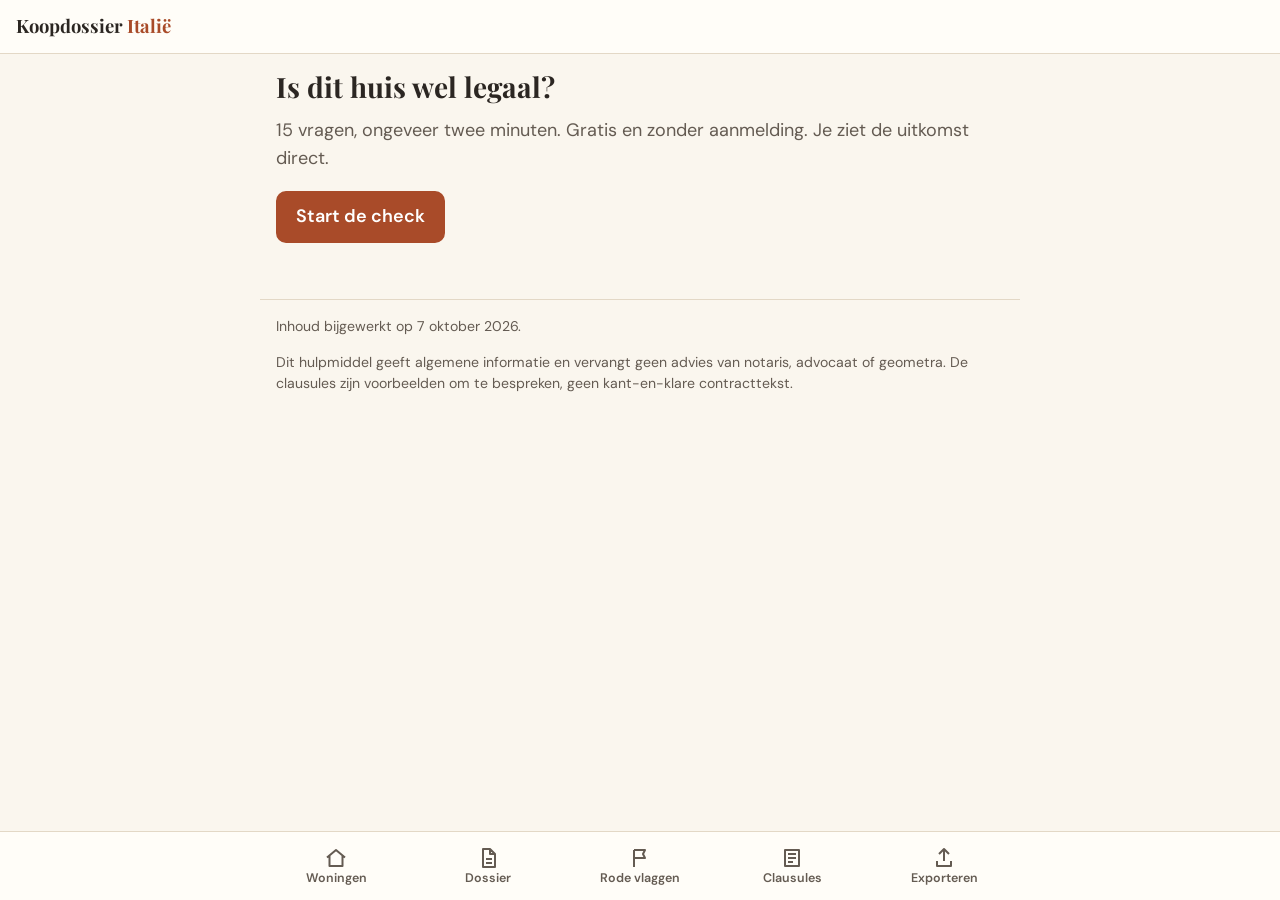
<file: koopdossier/index.html>
<!doctype html>
<html lang="nl">
<head>
<meta charset="utf-8">
<meta name="viewport" content="width=device-width, initial-scale=1">
<title>Koopdossier Italië</title>
<meta name="description" content="Houd per Italiaanse woning bij welke documenten je hebt, welke rode vlaggen er spelen en wat je nog moet opvragen.">
<meta name="theme-color" content="#FAF6EE">
<link rel="manifest" href="manifest.webmanifest">
<link rel="icon" type="image/png" href="icons/icon-192.png">
<link rel="apple-touch-icon" href="icons/apple-touch-icon.png">
<script>
/* ==========================================================================
   INSTELLINGEN. Pas deze waarden aan na het uploaden.
   Een leeg adres verbergt de bijbehorende knop.
   ========================================================================== */
const SETTINGS = {
  contentFile: 'content.nl.json',
  begrippenwijzerUrl: '',   // fase 2, bijvoorbeeld 'https://example.nl/begrippenwijzer/#{id}'
  chatbotUrl: '',           // fase 2, bijvoorbeeld 'https://example.nl/chatbot/?vraag={vraag}'
  contactUrl: '',           // fase 2, link naar de contactpagina
  ga4Id: '',                // bijvoorbeeld 'G-XXXXXXX', alleen geladen op de checkschermen
  metaPixelId: '',          // alleen geladen op de checkschermen
  storageKey: 'koopdossier'
};
</script>
<style>
@font-face { font-family: 'DM Sans'; font-style: normal; font-weight: 100 1000; font-display: swap; src: url(fonts/dmsans-latin.woff2) format('woff2'); }
@font-face { font-family: 'DM Sans'; font-style: italic; font-weight: 100 1000; font-display: swap; src: url(fonts/dmsans-italic-latin.woff2) format('woff2'); }
@font-face { font-family: 'Playfair Display'; font-style: normal; font-weight: 400 900; font-display: swap; src: url(fonts/playfair-latin.woff2) format('woff2'); }
@font-face { font-family: 'Playfair Display'; font-style: italic; font-weight: 400 900; font-display: swap; src: url(fonts/playfair-italic-latin.woff2) format('woff2'); }

:root {
  --cream: #FAF6EE;
  --surface: #FFFDF8;
  --line: #E3D8C6;
  --ink: #2B2622;
  --muted: #645B52;
  --terra: #A94B29;
  --terra-dark: #833819;
  --terra-soft: #F6E3D9;
  --olive: #56622F;
  --olive-dark: #414B22;
  --olive-soft: #E8EBD8;
  --amber: #7A5A0E;
  --amber-soft: #FBF0D2;
  --red: #9B1C1C;
  --red-soft: #FBE1DE;
  --focus: #1F5FAD;
  --radius: 12px;
  --nav-h: 68px;
}
* { box-sizing: border-box; }
html { -webkit-text-size-adjust: 100%; }
body {
  margin: 0; background: var(--cream); color: var(--ink);
  font: 400 18px/1.55 'DM Sans', system-ui, sans-serif;
  padding-bottom: calc(var(--nav-h) + env(safe-area-inset-bottom, 0px));
  overflow-wrap: break-word;
}
h1, h2, h3 { font-family: 'Playfair Display', Georgia, serif; font-weight: 700; line-height: 1.2; margin: 0 0 .5em; }
h1 { font-size: 1.75rem; }
h2 { font-size: 1.35rem; }
h3 { font-size: 1.12rem; }
p { margin: 0 0 1em; }
em, i { font-style: italic; }
a { color: var(--terra-dark); }
:focus-visible { outline: 3px solid var(--focus); outline-offset: 2px; }
.wrap { max-width: 760px; margin: 0 auto; padding: 16px; }
.muted { color: var(--muted); }
.small { font-size: .9rem; }
.todo { color: var(--muted); font-style: italic; background: repeating-linear-gradient(45deg, transparent 0 6px, #0000000a 6px 12px); padding: 0 .25em; border-radius: 4px; }
.sr-only { position: absolute; width: 1px; height: 1px; padding: 0; margin: -1px; overflow: hidden; clip: rect(0 0 0 0); border: 0; }

.topbar { display: flex; align-items: center; gap: 12px; padding: 12px 16px; border-bottom: 1px solid var(--line); background: var(--surface); }
.topbar .brand { font-family: 'Playfair Display', Georgia, serif; font-weight: 700; font-size: 1.15rem; color: var(--ink); text-decoration: none; }
.topbar .brand span { color: var(--terra); }

.btn { display: inline-flex; align-items: center; justify-content: center; gap: .4em; min-height: 48px; padding: 10px 18px; border-radius: 10px; border: 2px solid var(--terra); background: var(--terra); color: #fff; font: inherit; font-weight: 600; cursor: pointer; text-decoration: none; text-align: center; }
.btn:hover { background: var(--terra-dark); border-color: var(--terra-dark); }
.btn.secondary { background: var(--surface); color: var(--terra-dark); }
.btn.secondary:hover { background: var(--terra-soft); }
.btn.ghost { background: transparent; border-color: transparent; color: var(--terra-dark); text-decoration: underline; padding-left: 8px; padding-right: 8px; }
.btn.ghost:hover { background: var(--terra-soft); }
.btn.olive { background: var(--olive); border-color: var(--olive); }
.btn.olive:hover { background: var(--olive-dark); border-color: var(--olive-dark); }
.btn.danger { background: var(--surface); color: var(--red); border-color: var(--red); }
.btn.block { display: flex; width: 100%; }
.btn[disabled] { opacity: .5; cursor: not-allowed; }
.actions { display: flex; flex-wrap: wrap; gap: 10px; margin: 16px 0; }

.card { background: var(--surface); border: 1px solid var(--line); border-radius: var(--radius); padding: 16px; margin: 0 0 16px; }
.card > :last-child { margin-bottom: 0; }
.notice { border-left: 5px solid var(--olive); background: var(--olive-soft); padding: 12px 16px; border-radius: 8px; margin: 0 0 16px; }
.notice.warn { border-color: var(--terra); background: var(--terra-soft); }
.notice.red { border-color: var(--red); background: var(--red-soft); }
.notice > :last-child { margin-bottom: 0; }

/* Check */
.progress { height: 8px; background: var(--line); border-radius: 99px; overflow: hidden; margin: 8px 0 20px; }
.progress > div { height: 100%; background: var(--olive); }
.answers { display: grid; gap: 10px; margin: 20px 0; }
.answer { min-height: 56px; font-size: 1.1rem; justify-content: flex-start; background: var(--surface); color: var(--ink); border-color: var(--line); }
.answer:hover { background: var(--olive-soft); border-color: var(--olive); }
.answer[aria-pressed="true"] { background: var(--olive); color: #fff; border-color: var(--olive); }
details.help { margin: 8px 0; }
details.card > summary.h-summary { cursor: pointer; font-family: 'Playfair Display', Georgia, serif; font-weight: 700; font-size: 1.2rem; min-height: 44px; display: flex; align-items: center; }
details.help summary { cursor: pointer; color: var(--terra-dark); font-weight: 600; min-height: 44px; display: flex; align-items: center; }
.score { display: flex; align-items: center; gap: 16px; flex-wrap: wrap; }
.score .num { font-family: 'Playfair Display', Georgia, serif; font-size: 3.4rem; font-weight: 700; line-height: 1; }
.score .num small { font-size: 1.1rem; color: var(--muted); font-family: 'DM Sans', sans-serif; font-weight: 400; }
.level { display: inline-block; padding: 4px 12px; border-radius: 99px; font-weight: 700; font-size: .95rem; }
.level.laag { background: var(--olive-soft); color: var(--olive-dark); }
.level.verhoogd { background: var(--amber-soft); color: var(--amber); }
.level.hoog { background: var(--red-soft); color: var(--red); }
.level.onvolledig { background: var(--line); color: var(--muted); }
ul.points { padding-left: 1.2em; margin: 0 0 1em; }
ul.points li { margin-bottom: .5em; }

/* Formulieren */
label.field { display: block; margin: 0 0 14px; font-weight: 600; }
label.field input, label.field select, label.field textarea { display: block; width: 100%; margin-top: 6px; font: inherit; font-weight: 400; }
input[type=text], input[type=email], input[type=date], select, textarea {
  min-height: 48px; padding: 10px 12px; border: 2px solid var(--line); border-radius: 10px; background: #fff; color: var(--ink); font: inherit; max-width: 100%;
}
textarea { min-height: 110px; resize: vertical; }
input:focus, select:focus, textarea:focus { border-color: var(--olive); }
fieldset { border: 0; padding: 0; margin: 0 0 16px; min-width: 0; }
legend { font-weight: 700; padding: 0; margin-bottom: 8px; }
.choice { display: flex; align-items: flex-start; gap: 12px; min-height: 48px; padding: 10px 12px; border: 2px solid var(--line); border-radius: 10px; background: #fff; margin-bottom: 8px; cursor: pointer; }
.choice input { width: 22px; height: 22px; margin: 2px 0 0; flex: none; accent-color: var(--olive); }
.choice:has(input:checked) { border-color: var(--olive); background: var(--olive-soft); }
.choice.compact { display: inline-flex; margin-right: 6px; padding: 8px 12px; }
.chips { display: flex; flex-wrap: wrap; gap: 6px; }
.chip { display: inline-block; font-size: .82rem; font-weight: 700; padding: 3px 10px; border-radius: 99px; background: var(--line); color: var(--ink); }
.chip.nee { background: var(--red-soft); color: var(--red); }
.chip.weet { background: var(--amber-soft); color: var(--amber); }
.chip.critical { background: var(--terra-soft); color: var(--terra-dark); }
.chip.flagged { background: var(--red); color: #fff; }
.chip.st-niet-gevraagd { background: var(--line); color: var(--ink); }
.chip.st-gevraagd { background: #E3ECF7; color: #1F4E87; }
.chip.st-ontvangen { background: var(--amber-soft); color: var(--amber); }
.chip.st-akkoord { background: var(--olive-soft); color: var(--olive-dark); }
.chip.st-probleem { background: var(--red-soft); color: var(--red); }
.chip.st-nvt { background: #EEE; color: var(--muted); }
.sev-bespreken { color: var(--amber); }
.sev-oplossen { color: var(--terra-dark); }
.sev-niet-tekenen { color: var(--red); }

/* Woningen en dossier */
.meter { height: 10px; background: var(--line); border-radius: 99px; overflow: hidden; margin: 8px 0; }
.meter > div { height: 100%; background: var(--olive); }
.stats { display: flex; flex-wrap: wrap; gap: 6px 16px; font-size: .95rem; color: var(--muted); margin: 6px 0; }
.phase { margin: 24px 0 8px; }
.docrow { display: grid; grid-template-columns: 1fr; gap: 10px; background: var(--surface); border: 1px solid var(--line); border-radius: var(--radius); padding: 14px 16px; margin-bottom: 10px; }
.docrow.mark-nee { border-left: 6px solid var(--red); }
.docrow.mark-weet { border-left: 6px solid var(--amber); }
.docrow a.title { color: var(--ink); text-decoration: none; display: block; min-height: 44px; }
.docrow a.title:hover .nl { text-decoration: underline; }
.docrow .it { font-family: 'Playfair Display', Georgia, serif; font-style: italic; font-weight: 600; font-size: 1.1rem; display: block; }
.docrow .nl { display: block; color: var(--muted); }
.docrow select { width: 100%; }
@media (min-width: 620px) {
  .docrow { grid-template-columns: 1fr 210px; align-items: center; }
}
.switch { display: flex; align-items: center; gap: 10px; min-height: 48px; font-weight: 600; cursor: pointer; }
.switch input { width: 22px; height: 22px; accent-color: var(--olive); }
.allclear { background: var(--olive-soft); border-radius: var(--radius); padding: 16px; font-weight: 600; color: var(--olive-dark); }
.doc-head .it { font-style: italic; }
.section-block { margin: 0 0 18px; }
.section-block h3 { margin-bottom: .3em; }
.flagitem { display: flex; gap: 12px; align-items: flex-start; padding: 10px 12px; border: 2px solid var(--line); border-radius: 10px; background: #fff; margin-bottom: 8px; cursor: pointer; min-height: 48px; }
.flagitem input { width: 22px; height: 22px; flex: none; margin-top: 2px; accent-color: var(--red); }
.flagitem:has(input:checked) { border-color: var(--red); background: var(--red-soft); }
.flagitem .sev { display: block; font-size: .85rem; font-weight: 700; }
.grid2 { display: grid; gap: 0 16px; }
@media (min-width: 560px) { .grid2 { grid-template-columns: 1fr 1fr; } }
.mailbox { white-space: pre-wrap; background: #fff; border: 1px solid var(--line); border-radius: 10px; padding: 14px; font-size: 1rem; }

/* Navigatie onderaan */
.bottomnav { position: fixed; left: 0; right: 0; bottom: 0; z-index: 10; background: var(--surface); border-top: 1px solid var(--line); padding-bottom: env(safe-area-inset-bottom, 0px); }
.bottomnav ul { list-style: none; margin: 0 auto; padding: 0; display: flex; max-width: 760px; }
.bottomnav li { flex: 1; }
.bottomnav a { display: flex; flex-direction: column; align-items: center; justify-content: center; gap: 2px; height: var(--nav-h); color: var(--muted); text-decoration: none; font-size: .78rem; font-weight: 600; line-height: 1.1; text-align: center; padding: 0 2px; }
.bottomnav a svg { width: 24px; height: 24px; }
.bottomnav a[aria-current="page"] { color: var(--terra-dark); box-shadow: inset 0 3px 0 var(--terra); }

.wrap.wide { max-width: 1100px; }
.bilingual { display: grid; gap: 12px; margin: 12px 0; }
@media (min-width: 720px) { .bilingual { grid-template-columns: 1fr 1fr; } }
.bilingual > div { background: #fff; border: 1px solid var(--line); border-radius: 10px; padding: 12px; }
.bilingual h3 { font-size: .95rem; font-family: 'DM Sans', sans-serif; text-transform: uppercase; letter-spacing: .06em; color: var(--muted); margin-bottom: 6px; }
.clausetext { margin-bottom: 10px; }
.reason { background: var(--terra-soft); border-radius: 8px; padding: 8px 12px; margin: 8px 0; font-size: .95rem; }
.flagcard { border-left: 6px solid var(--line); }
.flagcard.sev-niet-tekenen { border-left-color: var(--red); }
.flagcard.sev-oplossen { border-left-color: var(--terra); }
.flagcard.sev-bespreken { border-left-color: var(--amber); }
h2.sevhead { display: flex; align-items: center; gap: 8px; }
.signed { background: #F4ECEA; border: 2px solid var(--red); border-radius: var(--radius); padding: 16px; margin: 0 0 16px; }
.signed h2 { color: var(--red); }
.signed fieldset { background: #fff; border: 1px solid var(--line); border-radius: 10px; padding: 12px; }
.signed legend { float: left; width: 100%; margin-bottom: 8px; }
.signed legend + * { clear: both; }
footer.site { max-width: 760px; margin: 24px auto 0; padding: 16px; font-size: .88rem; color: var(--muted); border-top: 1px solid var(--line); }

dialog { border: 0; border-radius: var(--radius); padding: 20px; max-width: min(520px, calc(100vw - 32px)); width: 100%; background: var(--surface); color: var(--ink); }
dialog::backdrop { background: rgba(43, 38, 34, .5); }
.toast { position: fixed; left: 16px; right: 16px; bottom: calc(var(--nav-h) + 16px); max-width: 520px; margin: 0 auto; background: var(--ink); color: #fff; padding: 12px 16px; border-radius: 10px; z-index: 20; }
.toast[hidden] { display: none; }

#print-root { display: none; }

/* Afdrukken en pdf */
@media print {
  @page { size: A4; margin: 15mm 14mm; }
  body { background: #fff; padding: 0; font-size: 10.5pt; line-height: 1.4; color: #000; }
  #app, .bottomnav, footer.site, .toast, dialog, .topbar { display: none !important; }
  #print-root { display: block; }
  #print-root h1 { font-size: 20pt; }
  #print-root h2 { font-size: 13.5pt; margin-top: 14pt; border-bottom: 1px solid #999; padding-bottom: 2pt; break-after: avoid; }
  #print-root h3 { font-size: 11.5pt; break-after: avoid; }
  #print-root table { width: 100%; border-collapse: collapse; margin: 4pt 0 10pt; }
  #print-root th, #print-root td { border: 1px solid #999; padding: 3pt 5pt; text-align: left; vertical-align: top; }
  #print-root th { background: #eee; }
  #print-root tr { break-inside: avoid; }
  #print-root .box { display: inline-block; width: 11pt; height: 11pt; border: 1.2pt solid #000; }
  #print-root .flow { display: flex; flex-wrap: wrap; gap: 4pt; align-items: center; }
  #print-root .flow span.step { border: 1px solid #000; padding: 3pt 6pt; border-radius: 4pt; }
  #print-root .pagebreak { break-before: page; }
  #print-root .mailbox { border: 1px solid #999; white-space: pre-wrap; padding: 6pt; font-size: 10pt; }
  #print-root .disclaimer { border-top: 1px solid #000; margin-top: 14pt; padding-top: 6pt; font-size: 9.5pt; }
  #print-root .todo { background: none; }
  #print-root .clause { break-inside: avoid; margin-bottom: 10pt; }
}
</style>
</head>
<body>
<header class="topbar"><a class="brand" href="#woningen">Koopdossier <span>Italië</span></a></header>
<main id="app" class="wrap" tabindex="-1"><p class="muted">Laden…</p></main>
<footer class="site" id="footer"></footer>
<nav class="bottomnav" id="nav" aria-label="Hoofdmenu"></nav>
<div class="toast" id="toast" role="status" aria-live="polite" hidden></div>
<dialog id="dialog" aria-labelledby="dialog-title"></dialog>
<div id="print-root"></div>

<script>
'use strict';

/* ==========================================================================
   INTERFACETEKSTEN. Alle vaste teksten van de app staan hier.
   Voor een andere taal: kopieer dit object en gebruik content.<taal>.json.
   ========================================================================== */
const UI = {
  appName: 'Koopdossier Italië',
  todo: '[nog invullen]',
  loading: 'Laden…',
  loadError: 'De inhoud kon niet worden geladen. Controleer of content.nl.json in dezelfde map staat als index.html en open de app via een webadres (niet als los bestand).',
  storageError: 'Opslaan lukt niet in deze browser. Gebruik geen privévenster, of maak een back-up.',
  contentUpdated: 'Inhoud bijgewerkt op {date}.',
  disclaimer: 'Dit hulpmiddel geeft algemene informatie en vervangt geen advies van notaris, advocaat of geometra. De clausules zijn voorbeelden om te bespreken, geen kant-en-klare contracttekst.',
  back: 'Terug',
  next: 'Volgende',
  previous: 'Vorige',
  cancel: 'Annuleren',
  close: 'Sluiten',
  yes: 'Ja',
  no: 'Nee',
  copied: 'Gekopieerd.',
  copyFailed: 'Kopiëren lukte niet. Selecteer de tekst en kopieer hem zelf.',
  saved: 'Opgeslagen.',

  nav: { woningen: 'Woningen', dossier: 'Dossier', vlaggen: 'Rode vlaggen', clausules: 'Clausules', export: 'Exporteren' },

  flagsScreen: {
    title: 'Rode vlaggen',
    intro: 'Alles wat je bij deze woning hebt aangevinkt, het zwaarste eerst.',
    none: 'Geen open punten in deze lijst. Je hebt bij deze woning geen rode vlaggen aangevinkt.',
    clauses: 'Passende clausule',
    helpTitle: 'Wil je dat iemand meekijkt?',
    helpText: 'Twijfel je over een van deze punten, laat je dossier dan nakijken voordat je tekent.',
    contact: 'Neem contact op'
  },

  clausesScreen: {
    title: 'Clausules',
    intro: 'Voorbeelden van afspraken om met je notaris of advocaat te bespreken. Vink aan wat je wilt meenemen; je keuze komt in de pdf. De app stelt zelf geen contract op.',
    suggested: 'Voorgesteld voor deze woning',
    others: 'Overige clausules',
    take: 'Meenemen naar notaris of advocaat',
    becauseFlag: 'Omdat je bij {doc} hebt aangevinkt: {flag}.',
    becauseProfile: 'Omdat {reason}.',
    nl: 'Nederlands',
    it: 'Italiano',
    copy: 'Kopieer',
    show: 'Tekst tonen',
    model: 'Zo staat het in het standaardmodel',
    modelDiff: 'Verschil met de gids',
    notInModel: 'Deze afspraak staat niet in het standaardmodel. Laat hem zelf opnemen.',
    concept: 'concept, nog niet juridisch nagelezen',
    source: 'Bron: {source}',
    chosen: '{n} gekozen',
    none: 'Er zijn nog geen clausules.'
  },

  signed: {
    title: 'Je hebt het compromesso al getekend',
    question: 'Welke voorwaarden staan in je contract?',
    hint: 'Pak je getekende contract erbij en beantwoord de vragen. Je krijgt per antwoord uitleg uit de gids.',
    unknown: 'Zoek dit op in je contract, of laat je notaris of advocaat het nakijken.',
    rest: 'Wat je nu nog kunt controleren',
    source: 'Bron: {source}'
  },

  firstUse: {
    title: 'Je gegevens blijven op dit apparaat',
    text: 'Alles wat je hier invult, staat alleen in deze browser op dit apparaat. Niets gaat naar een server. Wis je je browsergegevens, dan is je dossier weg. Maak daarom af en toe een back-up via Exporteren.',
    ok: 'Begrepen'
  },

  answers: { ja: 'Ja', nee: 'Nee', weet: 'Weet ik niet' },
  answerNa: 'n.v.t. volgens profiel',
  answerNone: 'niet beantwoord',

  check: {
    lead: '15 vragen, ongeveer twee minuten. Gratis en zonder aanmelding. Je ziet de uitkomst direct.',
    start: 'Start de check',
    resume: 'Verder waar je was',
    restart: 'Opnieuw beginnen',
    forProperty: 'Check voor {name}',
    questionOf: 'Vraag {n} van {total}',
    help: 'Uitleg bij deze vraag',
    toResult: 'Bekijk de uitkomst',
    resultTitle: 'Je uitkomst',
    scoreLabel: 'Risicoscore',
    scoreOf: 'van 100',
    risks: 'Waar het risico zit',
    points: 'Aandachtspunten',
    pointNee: 'Aandachtspunt: {text}',
    pointWeet: 'Eerst opvragen: {doc}',
    noPoints: 'Geen open punten in deze lijst. Dat zegt niets over stukken die je nog niet hebt gezien.',
    makeDossier: 'Maak hier een dossier van',
    editAnswers: 'Antwoorden aanpassen',
    printReport: 'Rapport afdrukken of als pdf bewaren',
    backToDossier: 'Terug naar het dossier',
    incomplete: 'Nog niet alle vragen zijn beantwoord.'
  },

  profile: {
    titleNew: 'Nieuwe woning',
    titleEdit: 'Profiel van {name}',
    intro: 'Een paar vragen over deze woning. Daarmee bepaalt de app welke documenten voor jou gelden en welke extra belangrijk zijn.',
    name: 'Naam van de woning',
    namePlaceholder: 'Bijvoorbeeld: huis met olijfgaard',
    comune: 'Gemeente (comune)',
    stepOf: 'Stap {n} van {total}',
    finish: 'Dossier openen',
    defaultName: 'Mijn woning',
    multipleHint: 'Meer antwoorden mogelijk.'
  },

  woningen: {
    title: 'Woningen',
    empty: 'Je hebt nog geen dossier. Begin met de check, of voeg direct een woning toe.',
    add: 'Woning toevoegen',
    newCheck: 'Doe de check',
    open: 'Open dossier',
    editProfile: 'Profiel aanpassen',
    remove: 'Verwijderen',
    confirmRemove: 'Wil je het dossier "{name}" verwijderen? Dit kun je niet ongedaan maken.',
    progress: '{done} van {total} documenten afgerond',
    open_points: '{n} open punten',
    red_flags: '{n} rode vlaggen',
    checkIncomplete: 'Check: {n} van {total} beantwoord'
  },

  dossier: {
    noProperty: 'Kies eerst een woning.',
    noPropertyTitle: 'Geen woning gekozen',
    toWoningen: 'Naar woningen',
    onlyOpen: 'Alleen open punten tonen',
    allClear: 'Geen open punten in deze lijst.',
    checkIncomplete: 'De check voor deze woning is nog niet af ({n} van {total} beantwoord). De score telt pas mee als alle vragen beantwoord zijn.',
    finishCheck: 'Check afmaken',
    compromesso: 'Je hebt het compromesso al getekend. Deze versie toont nog de gewone lijst. Bespreek je dossier zo snel mogelijk met een advocaat of notaris en kijk welke voorwaarden in je contract staan.',
    statusLabel: 'Status van {doc}',
    dropped: 'Vervallen voor deze woning',
    droppedBecause: 'Vervalt omdat {reason}.',
    replacedBy: 'In plaats daarvan: {doc}.',
    notApplicable: '{n} documenten gelden niet voor deze woning volgens je profiel.',
    profile: 'Profiel',
    score: 'Score',
    actions: 'Acties voor deze woning ({n})'
  },

  markers: {
    nee: 'aandachtspunt uit de check',
    weet: 'eerst opvragen',
    critical: 'extra belangrijk',
    flagged: '{n} rode vlag(gen)'
  },

  phases: { bod: 'Vóór het bod', compromesso: 'Vóór het compromesso', rogito: 'Vóór de rogito' },
  phasesPlain: { bod: 'vóór het bod', compromesso: 'vóór het compromesso', rogito: 'vóór de rogito' },
  statuses: { 'niet-gevraagd': 'Niet gevraagd', gevraagd: 'Gevraagd', ontvangen: 'Ontvangen', akkoord: 'Akkoord', probleem: 'Probleem', nvt: 'Niet van toepassing' },
  severities: { bespreken: 'Bespreken met je geometra', oplossen: 'Eerst laten oplossen', 'niet-tekenen': 'Niet tekenen' },

  doc: {
    backToDossier: 'Terug naar het dossier',
    phase: 'Fase',
    supplier: 'Wie levert het',
    critical: 'Extra belangrijk voor deze woning, omdat {reasons}.',
    status: 'Status',
    requested: 'Gevraagd op',
    received: 'Ontvangen op',
    checkQuestions: 'Uit de check',
    flags: 'Rode vlaggen',
    flagsHint: 'Vink aan wat je ziet of hoort.',
    note: 'Notitie',
    source: 'Bron: {source}',
    glossary: 'Begrippenwijzer: {term}',
    chat: 'Vraag het de chatbot',
    chatQuestion: 'Ik koop een huis in Italië. Wat moet ik weten over de {it} ({nl})?',
    headings: {
      what: 'Wat het is',
      why: 'Waarom het nodig is',
      who: 'Wie het opvraagt',
      costTime: 'Wat het kost en hoe lang het duurt',
      contract: 'Wat je vastlegt in het compromesso'
    }
  },

  exp: {
    title: 'Exporteren',
    property: 'Woning',
    mailTitle: 'Italiaanse opvraagmail',
    mailIntro: 'De mail vraagt alle documenten op die nog op "niet gevraagd" staan. Documenten waar je in de check "weet ik niet" hebt geantwoord, staan bovenaan.',
    recipient: 'Aan wie stuur je de mail?',
    sender: 'Je naam onder de mail',
    mailNone: 'Alle documenten zijn al gevraagd. Er is niets meer op te vragen.',
    mailCount: '{n} documenten in de mail.',
    copy: 'Kopieer de mail',
    openMail: 'Open in je mailprogramma',
    translation: 'Nederlandse vertaling ter controle',
    concept: 'Concept, nog niet nagelezen door een Italiaanse jurist.',
    markTitle: 'Documenten op "gevraagd" zetten?',
    markText: 'Wil je deze {n} documenten op "gevraagd" zetten, met de datum van vandaag?',
    markYes: 'Ja, zet op gevraagd',
    markNo: 'Nee, nog niet',
    marked: '{n} documenten staan nu op gevraagd.',
    pdfTitle: 'Dossier als pdf',
    pdfText: 'Druk het dossier af of kies in het afdrukvenster "Opslaan als pdf". Het rapport bevat je antwoorden, de score, alle documenten met status, een actielijst en de opvraagmail als bijlage.',
    pdfButton: 'Afdrukken of pdf maken',
    backupTitle: 'Back-up',
    backupText: 'Je dossiers staan alleen op dit apparaat. Download af en toe een back-up en bewaar die goed. Met een back-up zet je je dossiers ook over naar een ander apparaat.',
    backupExport: 'Back-up downloaden',
    backupImport: 'Back-up terugzetten',
    importConfirm: 'Met deze back-up ({n} woningen) vervang je alles wat nu in de app staat. Doorgaan?',
    importDone: 'Back-up teruggezet.',
    importInvalid: 'Dit bestand is geen geldige back-up van het Koopdossier.',
    importNewer: 'Deze back-up komt uit een nieuwere versie van de app. Ververs de pagina en probeer het opnieuw.',
    wipe: 'Alles wissen',
    wipeConfirm: 'Weet je zeker dat je alle dossiers en antwoorden van dit apparaat wilt wissen? Maak eerst een back-up als je ze wilt bewaren.',
    wiped: 'Alles is gewist.',
    noProperties: 'Er is nog geen woning. Je kunt wel het rapport van je laatste check afdrukken.',
    geoTitle: 'Opdracht voor de geometra',
    geoIntro: 'Een Italiaanse opdracht voor de controle van vergunningen en kadaster (stato legittimo), met je aandachtspunten uit de check en je aangevinkte rode vlaggen.',
    geoPerizia: 'Vraag ook een bouwkundige keuring (perizia tecnica)',
    geoCopy: 'Kopieer de opdracht',
    geoOpen: 'Open in je mailprogramma'
  },

  report: {
    title: 'Koopdossier Italië',
    checkOnly: 'Rapport van de conformiteitscheck',
    date: 'Datum: {date}',
    answers: 'Je antwoorden op de check',
    profile: 'Profiel van de woning',
    question: 'Vraag',
    answer: 'Antwoord',
    scoreTitle: 'Risicoscore',
    documents: 'Documenten',
    colDone: 'Klaar',
    colDoc: 'Document',
    colStatus: 'Status',
    colDates: 'Gevraagd / ontvangen',
    colNotes: 'Rode vlaggen en notitie',
    actions: 'Actielijst',
    actionRequest: 'Opvragen: {doc}',
    actionChase: 'Navragen: {doc}',
    actionReview: 'Nakijken: {doc}',
    actionSolve: 'Laten oplossen: {doc}',
    actionFlag: 'Rode vlag bij {doc}: {text} ({severity})',
    noActions: 'Geen open punten in deze lijst.',
    flow: 'Het koopproces in stappen',
    appendix: 'Bijlage: teksten',
    mailAppendix: 'Opvraagmail (Italiaans) met vertaling',
    geoAppendix: 'Opdracht voor de geometra (Italiaans) met vertaling',
    clausesAppendix: 'Gekozen clausules',
    signedTitle: 'Voorwaarden in je getekende contract',
    contentVersion: 'Inhoudsversie: {version}',
    next: 'De volgende stap'
  }
};

/* ==========================================================================
   HULPFUNCTIES
   ========================================================================== */
const $ = (sel, root = document) => root.querySelector(sel);
const esc = (s) => String(s == null ? '' : s).replace(/[&<>"']/g, (c) => ({ '&': '&amp;', '<': '&lt;', '>': '&gt;', '"': '&quot;', "'": '&#39;' }[c]));
// Opmaak in inhoud: *woord* wordt cursief (Italiaanse termen).
const fmt = (s) => esc(s).replace(/\*([^*\n]+)\*/g, '<em>$1</em>').replace(/\n/g, '<br>');
// Tekst uit de inhoud; leeg toont [nog invullen].
const txt = (s) => (s && String(s).trim()) ? fmt(s) : `<span class="todo">${esc(UI.todo)}</span>`;
const plain = (s) => String(s || '').replace(/\*([^*\n]+)\*/g, '$1');
function t(str, vars = {}) { return String(str).replace(/\{(\w+)\}/g, (m, k) => (k in vars ? vars[k] : m)); }
function todayIso() { const d = new Date(); return `${d.getFullYear()}-${String(d.getMonth() + 1).padStart(2, '0')}-${String(d.getDate()).padStart(2, '0')}`; }
function longDate(iso) { const d = iso ? new Date(iso + 'T12:00:00') : new Date(); return isNaN(d) ? iso : d.toLocaleDateString('nl-NL', { day: 'numeric', month: 'long', year: 'numeric' }); }
function shortDate(iso) { if (!iso) return ''; const d = new Date(iso + 'T12:00:00'); return isNaN(d) ? iso : d.toLocaleDateString('nl-NL', { day: 'numeric', month: 'short', year: 'numeric' }); }
function newId() { return 'p' + Date.now().toString(36) + Math.random().toString(36).slice(2, 5); }

let toastTimer = null;
function toast(msg) {
  const el = $('#toast'); el.textContent = msg; el.hidden = false;
  clearTimeout(toastTimer); toastTimer = setTimeout(() => { el.hidden = true; }, 3500);
}

/* ==========================================================================
   OPSLAG. Eén sleutel in localStorage, met een schemaversie.
   Onbekende id's blijven bewaard en worden genegeerd.
   ========================================================================== */
const SCHEMA = 1;
const STATUSES = ['niet-gevraagd', 'gevraagd', 'ontvangen', 'akkoord', 'probleem', 'nvt'];
const SEVERITY_ORDER = { 'niet-tekenen': 0, oplossen: 1, bespreken: 2 };
const PHASE_ORDER = ['bod', 'compromesso', 'rogito'];

function emptyState() { return { schema: SCHEMA, lastCheck: {}, properties: [], prefs: {} }; }
function migrate(s) {
  if (!s || typeof s !== 'object' || Array.isArray(s)) return emptyState();
  // Toekomstige migraties: if (s.schema === 1) { ...; s.schema = 2; }
  if (typeof s.schema !== 'number') s.schema = SCHEMA;
  if (!s.lastCheck || typeof s.lastCheck !== 'object') s.lastCheck = {};
  if (!Array.isArray(s.properties)) s.properties = [];
  if (!s.prefs || typeof s.prefs !== 'object') s.prefs = {};
  s.properties.forEach((p) => {
    if (!p.check) p.check = {};
    if (!p.profile) p.profile = {};
    if (!Array.isArray(p.flags)) p.flags = [];
    if (!p.docs) p.docs = {};
    if (!Array.isArray(p.clauses)) p.clauses = [];
  });
  return s;
}
function loadState() {
  try {
    const raw = localStorage.getItem(SETTINGS.storageKey);
    return raw ? migrate(JSON.parse(raw)) : emptyState();
  } catch (e) { return emptyState(); }
}
function saveState() {
  try { localStorage.setItem(SETTINGS.storageKey, JSON.stringify(state)); return true; }
  catch (e) { toast(UI.storageError); return false; }
}

let state = loadState();
let C = null;            // inhoud uit content.nl.json
const IDX = { doc: {}, flag: {}, q: {}, pflag: {}, clause: {} };

function indexContent() {
  C.documents.forEach((d) => {
    IDX.doc[d.id] = d;
    (d.flags || []).forEach((f) => { IDX.flag[f.id] = { flag: f, doc: d }; });
  });
  C.check.questions.forEach((q) => { IDX.q[q.id] = q; });
  (C.check.profileFlags || []).forEach((f) => { IDX.pflag[f.id] = f; });
  (C.clauses || []).forEach((c) => { IDX.clause[c.id] = c; });
}

/* ==========================================================================
   REKENREGELS
   ========================================================================== */
const getProp = (id) => state.properties.find((p) => p.id === id);
const docName = (d) => d.nameIt ? `*${d.nameIt}* (${d.nameNl})` : d.nameNl;

function flagsFromProfile(profile) {
  const out = new Set();
  C.check.profile.forEach((q) => {
    const a = profile[q.id];
    if (a == null) return;
    (Array.isArray(a) ? a : [a]).forEach((optId) => {
      const o = q.options.find((x) => x.id === optId);
      if (o) (o.flags || []).forEach((f) => out.add(f));
    });
  });
  return [...out];
}

// Hoe een document bij deze vlaggen staat: van toepassing, vervallen, extra kritiek.
function docInfo(d, flags) {
  const hit = (list) => (list || []).some((f) => flags.has(f));
  const applies = !(d.appliesWhen && d.appliesWhen.length) || hit(d.appliesWhen);
  const drop = (d.dropWhen || []).find((r) => hit(r.when));
  const critical = (d.criticalWhen || []).filter((f) => flags.has(f));
  return { applies, dropped: applies && drop ? drop : null, active: applies && !drop, critical };
}

// Antwoorden zoals ze meetellen: een vraag bij documenten die niet van toepassing zijn, telt als ja.
function effectiveAnswers(p) {
  const flags = new Set(p.flags);
  const out = {};
  C.check.questions.forEach((q) => {
    const anyActive = (q.documents || []).some((id) => IDX.doc[id] && docInfo(IDX.doc[id], flags).active);
    if (q.documents && q.documents.length && !anyActive) out[q.id] = 'na';
    else if (['ja', 'nee', 'weet'].includes(p.check[q.id])) out[q.id] = p.check[q.id];
  });
  return out;
}

// Score: nee telt het volle gewicht, weet ik niet 0,7 keer, ja telt nul.
function scoreOf(answers) {
  let sum = 0, answered = 0;
  C.check.questions.forEach((q) => {
    const a = answers[q.id];
    if (!a) return;
    answered++;
    if (a === 'nee') sum += q.weight;
    else if (a === 'weet') sum += 0.7 * q.weight;
  });
  const score = Math.round(sum);
  const total = C.check.questions.length;
  return { score, answered, total, complete: answered === total, level: levelOf(score) };
}
function levelOf(score) { return C.check.levels.find((l) => score <= l.max) || C.check.levels[C.check.levels.length - 1]; }

// Aandachtspunten: elk nee en elk weet ik niet, zwaarste gewicht eerst.
function attentionPoints(answers) {
  return C.check.questions
    .filter((q) => answers[q.id] === 'nee' || answers[q.id] === 'weet')
    .sort((a, b) => (answers[a.id] === answers[b.id] ? b.weight - a.weight : answers[a.id] === 'nee' ? -1 : 1))
    .map((q) => {
      const a = answers[q.id];
      const f = IDX.flag[q.flag];
      const d = IDX.doc[(q.documents || [])[0]];
      return a === 'nee'
        ? { q, answer: a, html: t(esc(UI.check.pointNee), { text: f ? fmt(f.flag.text) : fmt(q.text) }) }
        : { q, answer: a, html: t(esc(UI.check.pointWeet), { doc: d ? fmt(docName(d)) : fmt(q.text) }) };
    });
}

// Voorwaarden op vlaggen: 'when' (één treffer genoeg) en/of 'whenAll' (alle vlaggen nodig).
// Zonder voorwaarden geldt een regel altijd (basisset).
function matchesFlags(x, set) {
  const any = !(x.when && x.when.length) || x.when.some((f) => set.has(f));
  const all = !(x.whenAll && x.whenAll.length) || x.whenAll.every((f) => set.has(f));
  return any && all;
}
// Acties uit het profiel, op volgorde van fase.
function profileActions(p) {
  const set = new Set(p.flags);
  return (C.check.actions || []).filter((a) => matchesFlags(a, set))
    .sort((a, b) => PHASE_ORDER.indexOf(a.phase) - PHASE_ORDER.indexOf(b.phase));
}

// Risicoteksten: 'when' (één treffer genoeg) en/of 'whenAll' (alle vlaggen nodig).
// Naast profielvlaggen tellen ook 'nee:<vraag>' en 'weet:<vraag>' als vlag.
function riskTexts(flags, answers) {
  const set = new Set(flags);
  Object.entries(answers).forEach(([q, a]) => { if (a === 'nee' || a === 'weet') set.add(`${a}:${q}`); });
  const seen = new Map();
  (C.check.riskTexts || []).forEach((r) => {
    if (!(r.when && r.when.length) && !(r.whenAll && r.whenAll.length)) return;
    if (!matchesFlags(r, set)) return;
    const key = r.id || r.text;
    if (!seen.has(key) || seen.get(key).rank > r.rank) seen.set(key, r);
  });
  return [...seen.values()].sort((a, b) => a.rank - b.rank).slice(0, 3);
}

const DEFAULT_DOC = Object.freeze({ status: 'niet-gevraagd', requested: '', received: '', note: '', flags: [] });
function readDoc(p, id) { return Object.assign({}, DEFAULT_DOC, p.docs[id] || {}, { flags: (p.docs[id] && p.docs[id].flags) || [] }); }
function writeDoc(p, id) {
  if (!p.docs[id]) p.docs[id] = { status: 'niet-gevraagd', requested: '', received: '', note: '', flags: [] };
  if (!Array.isArray(p.docs[id].flags)) p.docs[id].flags = [];
  return p.docs[id];
}
function checkFlag(p, flagId) {
  const hit = IDX.flag[flagId];
  if (!hit) return;
  const e = writeDoc(p, hit.doc.id);
  if (!e.flags.includes(flagId)) e.flags.push(flagId);
}

// Markering per document vanuit de check: nee gaat voor weet.
function docMarker(p, docId) {
  let m = null;
  C.check.questions.forEach((q) => {
    if (!(q.documents || []).includes(docId)) return;
    const a = p.check[q.id];
    if (a === 'nee') m = 'nee';
    else if (a === 'weet' && m !== 'nee') m = 'weet';
  });
  return m;
}
const activeFlags = (p, d) => readDoc(p, d.id).flags.filter((f) => IDX.flag[f] && IDX.flag[f].doc.id === d.id);

function isOpen(p, d) {
  const e = readDoc(p, d.id);
  return !['akkoord', 'nvt'].includes(e.status) || activeFlags(p, d).length > 0 || docMarker(p, d.id) === 'nee';
}

// Documenten van een woning, gesorteerd: nee eerst, dan weet, dan extra kritiek, dan de volgorde uit de inhoud.
function dossierDocs(p) {
  const flags = new Set(p.flags);
  const rank = { nee: 0, weet: 1 };
  const active = [], dropped = [];
  let notApplicable = 0;
  C.documents.forEach((d, i) => {
    const info = docInfo(d, flags);
    if (!info.applies) { notApplicable++; return; }
    if (info.dropped) { dropped.push({ d, info }); return; }
    const marker = docMarker(p, d.id);
    active.push({ d, info, marker, order: [rank[marker] ?? 2, info.critical.length ? 0 : 1, i] });
  });
  active.sort((a, b) => a.order[0] - b.order[0] || a.order[1] - b.order[1] || a.order[2] - b.order[2]);
  return { active, dropped, notApplicable };
}

function propertySummary(p) {
  const { active } = dossierDocs(p);
  const done = active.filter((x) => ['akkoord', 'nvt'].includes(readDoc(p, x.d.id).status) && !activeFlags(p, x.d).length).length;
  const open = active.filter((x) => isOpen(p, x.d)).length;
  const red = active.reduce((n, x) => n + activeFlags(p, x.d).length, 0);
  return { done, total: active.length, open, red, score: scoreOf(effectiveAnswers(p)) };
}

/* ==========================================================================
   METEN. Alleen op de checkschermen, alleen gebeurtenissen, nooit antwoorden.
   ========================================================================== */
let analyticsLoaded = false;
function loadAnalytics() {
  if (analyticsLoaded || (!SETTINGS.ga4Id && !SETTINGS.metaPixelId)) return;
  analyticsLoaded = true;
  if (SETTINGS.ga4Id) {
    const s = document.createElement('script');
    s.async = true; s.src = 'https://www.googletagmanager.com/gtag/js?id=' + encodeURIComponent(SETTINGS.ga4Id);
    document.head.appendChild(s);
    window.dataLayer = window.dataLayer || [];
    window.gtag = function () { window.dataLayer.push(arguments); };
    window.gtag('js', new Date());
    window.gtag('config', SETTINGS.ga4Id, { page_location: location.origin + location.pathname });
  }
  if (SETTINGS.metaPixelId) {
    /* eslint-disable */
    !function(f,b,e,v,n,t,s){if(f.fbq)return;n=f.fbq=function(){n.callMethod?n.callMethod.apply(n,arguments):n.queue.push(arguments)};if(!f._fbq)f._fbq=n;n.push=n;n.loaded=!0;n.version='2.0';n.queue=[];t=b.createElement(e);t.async=!0;t.src=v;s=b.getElementsByTagName(e)[0];s.parentNode.insertBefore(t,s)}(window,document,'script','https://connect.facebook.net/en_US/fbevents.js');
    /* eslint-enable */
    window.fbq('init', SETTINGS.metaPixelId);
    window.fbq('track', 'PageView');
  }
}
// Namen gelijk aan de oude conformiteitscheck, zodat rapporten in GA4 en Meta doorlopen.
// Score en niveau mogen mee; antwoorden nooit. Geen 'value': GA4 leest dat als geldbedrag.
const EVENTS = {
  gestart: { ga: 'check_gestart', meta: ['trackCustom', 'ConformiteitsCheckGestart'] },
  afgerond: { ga: 'check_voltooid', meta: ['trackCustom', 'ConformiteitsCheckVoltooid'] }
};
function track(key, params) {
  const ev = EVENTS[key];
  if (!analyticsLoaded || !ev) return;
  if (SETTINGS.ga4Id && window.gtag) window.gtag('event', ev.ga, params || {});
  if (SETTINGS.metaPixelId && window.fbq) window.fbq(ev.meta[0], ev.meta[1], ev.meta[2] || params || {});
}
const scoreParams = (s) => ({ score: s.score, niveau: s.level.label });

/* ==========================================================================
   ROUTER
   ========================================================================== */
let route = { name: 'check', args: [] };
const flow = { check: null, profile: null };   // tijdelijke stand van check en profielvragen

function parseHash() {
  const parts = location.hash.replace(/^#\/?/, '').split('/').filter(Boolean).map(decodeURIComponent);
  return { name: parts[0] || '', args: parts.slice(1) };
}
function go(hash) { if (location.hash === hash) render(); else location.hash = hash; }

function currentPropId() {
  const id = state.prefs.current;
  return id && getProp(id) ? id : (state.properties[0] && state.properties[0].id);
}

function render() {
  route = parseHash();
  if (!route.name) { route = { name: state.properties.length ? 'woningen' : 'check', args: [] }; }
  const views = { check: viewCheck, resultaat: viewResult, profiel: viewProfile, woningen: viewWoningen, dossier: viewDossier, doc: viewDoc, vlaggen: viewFlags, clausules: viewClauses, export: viewExport };
  const view = views[route.name] || viewWoningen;
  const activeId = document.activeElement && document.activeElement.id;
  const app = $('#app');
  app.classList.toggle('wide', route.name === 'clausules');
  app.innerHTML = firstUseNotice() + view();
  renderNav();
  if (activeId && document.getElementById(activeId)) document.getElementById(activeId).focus({ preventScroll: true });
}

function navigate() {
  render();
  window.scrollTo(0, 0);
  // #clausules/<woning>/<clausule> springt naar die clausule
  const target = route.name === 'clausules' && route.args[1] && document.getElementById('cl-' + route.args[1]);
  const h = target ? target.querySelector('h2') : $('#app h1');
  if (target) target.scrollIntoView();
  if (h) { h.setAttribute('tabindex', '-1'); h.focus({ preventScroll: true }); }
}

function renderNav() {
  const pid = currentPropId();
  const icon = {
    woningen: '<path d="M3 11.5 12 4l9 7.5M5.5 10v10h13V10" fill="none" stroke="currentColor" stroke-width="2" stroke-linejoin="round"/>',
    dossier: '<path d="M7 3h7l5 5v13H7zM14 3v5h5M10 13h6M10 17h6" fill="none" stroke="currentColor" stroke-width="2" stroke-linejoin="round"/>',
    export: '<path d="M12 3v12M7 8l5-5 5 5M5 15v5h14v-5" fill="none" stroke="currentColor" stroke-width="2" stroke-linejoin="round"/>',
    vlaggen: '<path d="M6 21V4M6 4h11l-2 4 2 4H6" fill="none" stroke="currentColor" stroke-width="2" stroke-linejoin="round"/>',
    clausules: '<path d="M5 4h14v16H5zM8 8h8M8 12h8M8 16h5" fill="none" stroke="currentColor" stroke-width="2" stroke-linejoin="round"/>'
  };
  const items = [
    ['woningen', '#woningen', ['woningen', 'profiel']],
    ['dossier', pid ? `#dossier/${pid}` : '#woningen', ['dossier', 'doc']],
    ['vlaggen', pid ? `#vlaggen/${pid}` : '#woningen', ['vlaggen']],
    ['clausules', pid ? `#clausules/${pid}` : '#woningen', ['clausules']],
    ['export', pid ? `#export/${pid}` : '#export', ['export']]
  ];
  $('#nav').innerHTML = '<ul>' + items.map(([k, href, names]) =>
    `<li><a href="${href}"${names.includes(route.name) ? ' aria-current="page"' : ''}><svg viewBox="0 0 24 24" aria-hidden="true">${icon[k]}</svg>${esc(UI.nav[k])}</a></li>`
  ).join('') + '</ul>';
}

function firstUseNotice() {
  if (state.prefs.noticeSeen || ['check', 'resultaat'].includes(route.name)) return '';
  return `<div class="notice" role="note"><h2 class="h3" style="font-size:1.1rem">${esc(UI.firstUse.title)}</h2><p>${esc(UI.firstUse.text)}</p><button class="btn olive" data-action="notice-ok">${esc(UI.firstUse.ok)}</button></div>`;
}

/* ==========================================================================
   SCHERM: CHECK
   ========================================================================== */
// De check werkt op lastCheck (los) of op de antwoorden van één woning (#check/<id>).
function checkTarget() {
  const pid = route.args[0];
  const p = pid && getProp(pid);
  return p ? { answers: p.check, prop: p } : { answers: state.lastCheck, prop: null };
}

function viewCheck() {
  const { answers, prop } = checkTarget();
  const qs = C.check.questions;
  if (!prop) loadAnalytics();
  if (!flow.check || flow.check.prop !== (prop ? prop.id : null)) flow.check = { prop: prop ? prop.id : null, index: -1 };
  const i = flow.check.index;

  if (i < 0) {
    const answered = qs.filter((q) => answers[q.id]).length;
    const first = qs.findIndex((q) => !answers[q.id]);
    return `
      <h1>${prop ? esc(t(UI.check.forProperty, { name: prop.name })) : fmt(C.check.title)}</h1>
      ${C.check.intro ? `<p>${fmt(C.check.intro)}</p>` : ''}
      <p class="muted">${esc(UI.check.lead)}</p>
      <div class="actions">
        ${answered > 0 && answered < qs.length ? `<button class="btn" data-action="check-goto" data-i="${first}">${esc(UI.check.resume)}</button>` : ''}
        ${answered === qs.length ? `<a class="btn" href="${prop ? `#resultaat/${prop.id}` : '#resultaat'}">${esc(UI.check.toResult)}</a>` : ''}
        <button class="btn ${answered ? 'secondary' : ''}" data-action="check-start">${esc(answered ? UI.check.restart : UI.check.start)}</button>
      </div>`;
  }
  const q = qs[i];
  const cur = answers[q.id];
  const pct = Math.round((i / qs.length) * 100);
  return `
    <p class="muted small" id="qcount">${esc(t(UI.check.questionOf, { n: i + 1, total: qs.length }))}</p>
    <div class="progress" role="progressbar" aria-valuemin="0" aria-valuemax="${qs.length}" aria-valuenow="${i}" aria-labelledby="qcount"><div style="width:${pct}%"></div></div>
    <h1 style="font-size:1.45rem">${fmt(q.text)}</h1>
    <details class="help"><summary>${esc(UI.check.help)}</summary><p>${txt(q.help)}</p></details>
    <div class="answers" role="group" aria-label="${esc(plain(q.text))}">
      ${['ja', 'nee', 'weet'].map((a) => `<button class="btn answer" id="ans-${a}" data-action="check-answer" data-a="${a}" aria-pressed="${cur === a}">${esc(UI.answers[a])}</button>`).join('')}
    </div>
    <div class="actions">
      <button class="btn ghost" data-action="check-goto" data-i="${i - 1}">${esc(UI.previous)}</button>
      ${cur && i < qs.length - 1 ? `<button class="btn ghost" data-action="check-goto" data-i="${i + 1}">${esc(UI.next)}</button>` : ''}
    </div>`;
}

function answerCheck(a) {
  const { answers, prop } = checkTarget();
  const qs = C.check.questions;
  const q = qs[flow.check.index];
  const isFirst = !prop && Object.keys(answers).filter((k) => IDX.q[k]).length === 0;
  answers[q.id] = a;
  if (prop && a === 'nee') checkFlag(prop, q.flag);
  saveState();
  if (isFirst) track('gestart');
  if (flow.check.index < qs.length - 1) { flow.check.index++; navigate(); return; }
  // Laatste vraag: naar de uitkomst, of terug naar de eerste open vraag.
  const open = qs.findIndex((x) => !answers[x.id]);
  if (open >= 0) { flow.check.index = open; navigate(); return; }
  finishCheck(prop);
}
function finishCheck(prop) {
  flow.check = null;
  if (!prop) { state.prefs.checkDone = true; saveState(); track('afgerond', scoreParams(scoreOf(state.lastCheck))); }
  go(prop ? `#resultaat/${prop.id}` : '#resultaat');
}

/* ==========================================================================
   SCHERM: RESULTAAT
   ========================================================================== */
function viewResult() {
  const pid = route.args[0];
  const prop = pid && getProp(pid);
  if (!prop) loadAnalytics();
  const answers = prop ? effectiveAnswers(prop) : Object.assign({}, state.lastCheck);
  const s = scoreOf(answers);
  if (!prop && !s.complete) return viewCheckIncomplete();
  const risks = riskTexts(prop ? prop.flags : [], answers);
  const points = attentionPoints(answers);
  return `
    <h1>${esc(UI.check.resultTitle)}</h1>
    <section class="card" aria-live="polite">
      <div class="score">
        <div class="num">${s.score}<small> ${esc(UI.check.scoreOf)}</small></div>
        <div><span class="sr-only">${esc(UI.check.scoreLabel)}: </span><span class="level ${esc(s.level.id)}">${esc(s.level.label)}</span></div>
      </div>
      ${s.level.title ? `<h2 style="margin:14px 0 4px">${fmt(s.level.title)}</h2>` : ''}
      <p style="margin-top:8px">${txt(s.level.text)}</p>
    </section>
    ${risks.length ? `<section class="card"><h2>${esc(UI.check.risks)}</h2>${risks.map((r) => `<p>${txt(r.text)}</p>`).join('')}</section>` : ''}
    <section class="card">
      <h2>${esc(UI.check.points)}</h2>
      ${points.length ? `<ul class="points">${points.map((x) => `<li>${x.html}</li>`).join('')}</ul>` : `<p>${esc(UI.check.noPoints)}</p>`}
    </section>
    <div class="actions">
      ${prop ? `<a class="btn" href="#dossier/${prop.id}">${esc(UI.check.backToDossier)}</a>` : `<button class="btn" data-action="make-dossier">${esc(UI.check.makeDossier)}</button>`}
      <button class="btn secondary" data-action="print" data-prop="${prop ? prop.id : ''}">${esc(UI.check.printReport)}</button>
      <button class="btn ghost" data-action="check-edit" data-prop="${prop ? prop.id : ''}">${esc(UI.check.editAnswers)}</button>
    </div>`;
}
function viewCheckIncomplete() {
  return `<h1>${esc(UI.check.resultTitle)}</h1><p>${esc(UI.check.incomplete)}</p><a class="btn" href="#check">${esc(UI.check.resume)}</a>`;
}

/* ==========================================================================
   SCHERM: PROFIELVRAGEN
   ========================================================================== */
// #profiel/nieuw (eventueel met de antwoorden van de laatste check) of #profiel/<id>.
function startProfile(fromCheck) {
  flow.profile = { propId: null, step: 0, name: '', comune: '', profile: {}, check: fromCheck ? Object.assign({}, state.lastCheck) : {} };
  go('#profiel/nieuw');
}
function viewProfile() {
  const pid = route.args[0];
  if (pid && pid !== 'nieuw') {
    const p = getProp(pid);
    if (!p) return viewWoningen();
    if (!flow.profile || flow.profile.propId !== pid) flow.profile = { propId: pid, step: 0, name: p.name, comune: p.comune || '', profile: JSON.parse(JSON.stringify(p.profile)), check: p.check };
  } else if (!flow.profile || flow.profile.propId) {
    flow.profile = { propId: null, step: 0, name: '', comune: '', profile: {}, check: {} };
  }
  const f = flow.profile;
  const qs = C.check.profile;
  const total = qs.length + 1;
  const title = f.propId ? t(UI.profile.titleEdit, { name: f.name }) : UI.profile.titleNew;
  const head = `<p class="muted small" id="pcount">${esc(t(UI.profile.stepOf, { n: f.step + 1, total }))}</p>
    <div class="progress" role="progressbar" aria-valuemin="0" aria-valuemax="${total}" aria-valuenow="${f.step}" aria-labelledby="pcount"><div style="width:${Math.round(f.step / total * 100)}%"></div></div>`;
  if (f.step === 0) {
    return `${head}<h1>${esc(title)}</h1><p>${esc(UI.profile.intro)}</p>
      <form data-form="profile-step">
        <label class="field">${esc(UI.profile.name)}<input type="text" id="pf-name" name="name" value="${esc(f.name)}" placeholder="${esc(UI.profile.namePlaceholder)}" maxlength="80"></label>
        <label class="field">${esc(UI.profile.comune)}<input type="text" id="pf-comune" name="comune" value="${esc(f.comune)}" maxlength="80"></label>
        <div class="actions"><button class="btn" type="submit">${esc(UI.next)}</button></div>
      </form>`;
  }
  const q = qs[f.step - 1];
  const cur = f.profile[q.id];
  const isLast = f.step === total - 1;
  const type = q.multiple ? 'checkbox' : 'radio';
  const checked = (o) => (q.multiple ? (cur || []).includes(o.id) : cur === o.id);
  return `${head}
    <form data-form="profile-step">
      <fieldset>
        <legend><h1 style="font-size:1.4rem;margin:0">${fmt(q.text)}</h1></legend>
        ${q.help ? `<p>${fmt(q.help)}</p>` : ''}
        ${q.multiple ? `<p class="muted small">${esc(UI.profile.multipleHint)}</p>` : ''}
        ${q.options.map((o) => `<label class="choice"><input type="${type}" name="opt" value="${esc(o.id)}" id="po-${esc(q.id)}-${esc(o.id)}"${q.multiple ? ` data-change="profile-opt"${o.exclusive ? ' data-exclusive="1"' : ''}` : ''}${checked(o) ? ' checked' : ''}><span>${fmt(o.label)}</span></label>`).join('')}
      </fieldset>
      <div class="actions">
        <button class="btn" type="submit">${esc(isLast ? UI.profile.finish : UI.next)}</button>
        <button class="btn ghost" type="button" data-action="profile-back">${esc(UI.previous)}</button>
      </div>
    </form>`;
}
function submitProfileStep(form) {
  const f = flow.profile;
  const qs = C.check.profile;
  if (f.step === 0) {
    f.name = form.name.value.trim();
    f.comune = form.comune.value.trim();
  } else {
    const q = qs[f.step - 1];
    const vals = [...form.querySelectorAll('input[name=opt]:checked')].map((x) => x.value);
    if (q.multiple) f.profile[q.id] = vals; else if (vals[0]) f.profile[q.id] = vals[0]; else delete f.profile[q.id];
  }
  if (f.step < qs.length) { f.step++; navigate(); return; }
  finishProfile();
}
function finishProfile() {
  const f = flow.profile;
  let p;
  if (f.propId) {
    p = getProp(f.propId);
    p.name = f.name || p.name || UI.profile.defaultName;
    p.comune = f.comune;
    p.profile = f.profile;
  } else {
    p = { id: newId(), name: f.name || UI.profile.defaultName, comune: f.comune, check: f.check, profile: f.profile, flags: [], docs: {}, clauses: [] };
    // Elk nee uit de check zet de bijbehorende rode vlag alvast aan.
    C.check.questions.forEach((q) => { if (p.check[q.id] === 'nee') checkFlag(p, q.flag); });
    state.properties.push(p);
  }
  p.flags = flagsFromProfile(p.profile);
  state.prefs.current = p.id;
  flow.profile = null;
  saveState();
  go(`#dossier/${p.id}`);
}

/* ==========================================================================
   SCHERM: WONINGEN
   ========================================================================== */
function scoreChip(s) {
  return s.complete
    ? `<span class="level ${esc(s.level.id)}">${esc(UI.dossier.score)} ${s.score} · ${esc(s.level.label)}</span>`
    : `<span class="level onvolledig">${esc(t(UI.woningen.checkIncomplete, { n: s.answered, total: s.total }))}</span>`;
}
function viewWoningen() {
  const list = state.properties;
  return `
    <h1>${esc(UI.woningen.title)}</h1>
    ${list.length ? '' : `<p>${esc(UI.woningen.empty)}</p>`}
    ${list.map((p) => {
      const s = propertySummary(p);
      const pct = s.total ? Math.round(s.done / s.total * 100) : 0;
      return `<article class="card">
        <h2 style="margin-bottom:.2em">${esc(p.name)}</h2>
        ${p.comune ? `<p class="muted" style="margin:0 0 8px">${esc(p.comune)}</p>` : ''}
        ${scoreChip(s.score)}
        <div class="meter" role="img" aria-label="${esc(t(UI.woningen.progress, { done: s.done, total: s.total }))}"><div style="width:${pct}%"></div></div>
        <div class="stats"><span>${esc(t(UI.woningen.progress, { done: s.done, total: s.total }))}</span><span>${esc(t(UI.woningen.open_points, { n: s.open }))}</span><span>${esc(t(UI.woningen.red_flags, { n: s.red }))}</span></div>
        <div class="actions" style="margin-bottom:0">
          <a class="btn" href="#dossier/${p.id}">${esc(UI.woningen.open)}</a>
          <a class="btn secondary" href="#profiel/${p.id}" data-action="profile-edit" data-prop="${p.id}">${esc(UI.woningen.editProfile)}</a>
          <button class="btn ghost" data-action="remove-prop" data-prop="${p.id}">${esc(UI.woningen.remove)}</button>
        </div>
      </article>`;
    }).join('')}
    <div class="actions">
      <button class="btn" data-action="add-prop">${esc(UI.woningen.add)}</button>
      <a class="btn secondary" href="#check">${esc(UI.woningen.newCheck)}</a>
    </div>`;
}

/* ==========================================================================
   SCHERM: DOSSIER
   ========================================================================== */
function viewDossier() {
  const p = getProp(route.args[0] || currentPropId());
  if (!p) return `<h1>${esc(UI.nav.dossier)}</h1><p>${esc(UI.dossier.noProperty)}</p><a class="btn" href="#woningen">${esc(UI.dossier.toWoningen)}</a>`;
  if (state.prefs.current !== p.id) { state.prefs.current = p.id; saveState(); }
  const s = propertySummary(p);
  const { active, dropped, notApplicable } = dossierDocs(p);
  const onlyOpen = !!state.prefs.onlyOpen;
  const shown = active.filter((x) => !onlyOpen || isOpen(p, x.d));
  const flags = new Set(p.flags);
  return `
    <h1 style="margin-bottom:.2em">${esc(p.name)}</h1>
    ${p.comune ? `<p class="muted" style="margin:0 0 8px">${esc(p.comune)}</p>` : ''}
    <div class="chips" style="margin-bottom:12px">${scoreChip(s.score)}</div>
    <div class="stats"><span>${esc(t(UI.woningen.progress, { done: s.done, total: s.total }))}</span><span>${esc(t(UI.woningen.open_points, { n: s.open }))}</span><span>${esc(t(UI.woningen.red_flags, { n: s.red }))}</span></div>
    <div class="actions">
      <a class="btn secondary" href="#profiel/${p.id}" data-action="profile-edit" data-prop="${p.id}">${esc(UI.dossier.profile)}</a>
      ${s.score.complete ? `<a class="btn ghost" href="#resultaat/${p.id}">${esc(UI.check.resultTitle)}</a>` : ''}
    </div>
    ${flags.has('compromesso-getekend') ? signedView(p) : ''}
    ${dossierRisks(p)}
    ${flags.has('compromesso-getekend') ? `<h2 class="phase">${esc(UI.signed.rest)}</h2>` : ''}
    ${!s.score.complete ? `<div class="notice warn"><p>${esc(t(UI.dossier.checkIncomplete, { n: s.score.answered, total: s.score.total }))}</p><a class="btn secondary" href="#check/${p.id}" data-action="check-edit" data-prop="${p.id}">${esc(UI.dossier.finishCheck)}</a></div>` : ''}
    <label class="switch"><input type="checkbox" id="only-open" data-change="only-open"${onlyOpen ? ' checked' : ''}> ${esc(UI.dossier.onlyOpen)}</label>
    ${shown.length === 0 ? `<p class="allclear">${esc(UI.dossier.allClear)}</p>` : ''}
    ${PHASE_ORDER.map((ph) => {
      const rows = shown.filter((x) => x.d.phase === ph);
      if (!rows.length) return '';
      return `<section><h2 class="phase">${esc(UI.phases[ph])} <span class="muted small">(${rows.length})</span></h2>${rows.map((x) => docRow(p, x)).join('')}</section>`;
    }).join('')}
    ${dropped.length ? `<section><h2 class="phase">${esc(UI.dossier.dropped)}</h2>${dropped.map(({ d, info }) => `
      <div class="card"><p style="margin:0"><strong>${fmt(docName(d))}</strong></p>
      <p class="muted small" style="margin:4px 0 0">${t(esc(UI.dossier.droppedBecause), { reason: txt(info.dropped.reason) })}${info.dropped.replacedBy && IDX.doc[info.dropped.replacedBy] ? ' ' + t(esc(UI.dossier.replacedBy), { doc: fmt(docName(IDX.doc[info.dropped.replacedBy])) }) : ''}</p></div>`).join('')}</section>` : ''}
    ${notApplicable ? `<p class="muted small">${esc(t(UI.dossier.notApplicable, { n: notApplicable }))}</p>` : ''}`;
}
// Risicoteksten en acties uit het profiel, bovenaan het dossier.
function dossierRisks(p) {
  const risks = riskTexts(p.flags, effectiveAnswers(p));
  const acts = profileActions(p);
  let html = '';
  if (risks.length) html += `<section class="card"><h2>${esc(UI.check.risks)}</h2>${risks.map((r) => `<p>${txt(r.text)}</p>`).join('')}</section>`;
  if (acts.length) {
    html += `<details class="card"><summary class="h-summary">${esc(t(UI.dossier.actions, { n: acts.length }))}</summary>${PHASE_ORDER.map((ph) => {
      const list = acts.filter((a) => a.phase === ph);
      return list.length ? `<h3 style="margin-top:12px">${esc(UI.phases[ph])}</h3><ul class="points">${list.map((a) => `<li>${txt(a.text)}</li>`).join('')}</ul>` : '';
    }).join('')}</details>`;
  }
  return html;
}

function docRow(p, x) {
  const { d, info, marker } = x;
  const e = readDoc(p, d.id);
  const nflags = activeFlags(p, d).length;
  const chips = [
    marker ? `<span class="chip ${marker}">${esc(UI.markers[marker])}</span>` : '',
    info.critical.length ? `<span class="chip critical">${esc(UI.markers.critical)}</span>` : '',
    nflags ? `<span class="chip flagged">${esc(t(UI.markers.flagged, { n: nflags }))}</span>` : ''
  ].join('');
  const sid = `st-${d.id}`;
  return `<div class="docrow${marker ? ' mark-' + marker : ''}">
    <a class="title" href="#doc/${p.id}/${d.id}">
      ${d.nameIt ? `<span class="it">${esc(d.nameIt)}</span><span class="nl">${fmt(d.nameNl)}</span>` : `<span class="it" style="font-style:normal">${fmt(d.nameNl)}</span>`}
      ${chips ? `<span class="chips" style="margin-top:6px">${chips}</span>` : ''}
    </a>
    <div><label class="sr-only" for="${sid}">${esc(t(UI.dossier.statusLabel, { doc: plain(d.nameIt || d.nameNl) }))}</label>
    <select id="${sid}" data-change="status" data-prop="${p.id}" data-doc="${d.id}">${STATUSES.map((st) => `<option value="${st}"${e.status === st ? ' selected' : ''}>${esc(UI.statuses[st])}</option>`).join('')}</select></div>
  </div>`;
}

/* ==========================================================================
   SCHERM: DOCUMENT
   ========================================================================== */
function viewDoc() {
  const p = getProp(route.args[0]);
  const d = IDX.doc[route.args[1]];
  if (!p || !d) return viewDossier();
  const e = readDoc(p, d.id);
  const info = docInfo(d, new Set(p.flags));
  const marker = docMarker(p, d.id);
  const qs = C.check.questions.filter((q) => (q.documents || []).includes(d.id));
  const reasons = info.critical.map((f) => (IDX.pflag[f] ? fmt(IDX.pflag[f].label) : esc(f))).join(', ');
  const H = UI.doc.headings;
  return `
    <p><a href="#dossier/${p.id}">← ${esc(UI.doc.backToDossier)}</a></p>
    <div class="doc-head">
      <h1 style="margin-bottom:.15em">${d.nameIt ? `<span class="it">${esc(d.nameIt)}</span>` : fmt(d.nameNl)}</h1>
      ${d.nameIt ? `<p class="muted" style="font-size:1.1rem">${fmt(d.nameNl)}</p>` : ''}
    </div>
    <div class="chips" style="margin-bottom:12px">
      ${marker ? `<span class="chip ${marker}">${esc(UI.markers[marker])}</span>` : ''}
      <span class="chip st-${esc(e.status)}">${esc(UI.statuses[e.status] || e.status)}</span>
    </div>
    <p class="small"><strong>${esc(UI.doc.phase)}:</strong> ${esc(UI.phasesPlain[d.phase])}<br><strong>${esc(UI.doc.supplier)}:</strong> ${txt(d.supplier)}</p>
    ${info.critical.length ? `<div class="notice warn">${t(esc(UI.doc.critical), { reasons })}</div>` : ''}
    ${docLinks(d)}

    <section class="card">
      <fieldset>
        <legend>${esc(UI.doc.status)}</legend>
        ${STATUSES.map((st) => `<label class="choice compact"><input type="radio" name="status" id="ds-${st}" value="${st}" data-change="status" data-prop="${p.id}" data-doc="${d.id}"${e.status === st ? ' checked' : ''}><span>${esc(UI.statuses[st])}</span></label>`).join('')}
      </fieldset>
      <div class="grid2">
        <label class="field">${esc(UI.doc.requested)}<input type="date" id="dd-requested" value="${esc(e.requested)}" data-input="docfield" data-field="requested" data-prop="${p.id}" data-doc="${d.id}"></label>
        <label class="field">${esc(UI.doc.received)}<input type="date" id="dd-received" value="${esc(e.received)}" data-input="docfield" data-field="received" data-prop="${p.id}" data-doc="${d.id}"></label>
      </div>
    </section>

    ${qs.length ? `<section class="card"><h2>${esc(UI.doc.checkQuestions)}</h2>${qs.map((q) => `
      <fieldset>
        <legend style="font-weight:600">${fmt(q.text)}</legend>
        ${['ja', 'nee', 'weet'].map((a) => `<label class="choice compact"><input type="radio" name="cq-${q.id}" id="cq-${q.id}-${a}" value="${a}" data-change="docanswer" data-prop="${p.id}" data-q="${q.id}"${p.check[q.id] === a ? ' checked' : ''}><span>${esc(UI.answers[a])}</span></label>`).join('')}
      </fieldset>`).join('')}</section>` : ''}

    <section class="card">
      <h2>${esc(UI.doc.flags)}</h2>
      <p class="muted small">${esc(UI.doc.flagsHint)}</p>
      ${(d.flags || []).length ? d.flags.map((f) => `<label class="flagitem"><input type="checkbox" id="fl-${esc(f.id)}" data-change="flag" data-prop="${p.id}" data-doc="${d.id}" data-flag="${esc(f.id)}"${e.flags.includes(f.id) ? ' checked' : ''}><span>${txt(f.text)}<span class="sev sev-${esc(f.severity)}">${esc(UI.severities[f.severity] || f.severity)}</span></span></label>`).join('') : `<p>${txt('')}</p>`}
    </section>

    <section class="card">
      <label class="field">${esc(UI.doc.note)}<textarea id="dd-note" data-input="docfield" data-field="note" data-prop="${p.id}" data-doc="${d.id}">${esc(e.note)}</textarea></label>
    </section>

    <section class="card">
      ${['what', 'why', 'who', 'costTime', 'contract'].map((k) => `<div class="section-block"><h3>${esc(H[k])}</h3><p>${txt(d[k])}</p></div>`).join('')}
      ${d.source ? `<p class="muted small">${esc(t(UI.doc.source, { source: d.source }))}</p>` : ''}
    </section>`;
}

// Begrippenwijzer en chatbot; zonder adres in SETTINGS geen knop.
function docLinks(d) {
  const links = [];
  if (SETTINGS.begrippenwijzerUrl) (d.glossary || []).forEach((id) => links.push(`<a class="btn ghost" href="${esc(SETTINGS.begrippenwijzerUrl.replace('{id}', encodeURIComponent(id)))}" target="_blank" rel="noopener">${esc(t(UI.doc.glossary, { term: d.nameIt || plain(d.nameNl) }))}</a>`));
  if (SETTINGS.chatbotUrl) {
    const vraag = t(UI.doc.chatQuestion, { it: d.nameIt || plain(d.nameNl), nl: plain(d.nameNl) });
    links.push(`<a class="btn secondary" href="${esc(SETTINGS.chatbotUrl.replace('{vraag}', encodeURIComponent(vraag)))}" target="_blank" rel="noopener">${esc(UI.doc.chat)}</a>`);
  }
  return links.length ? `<div class="actions">${links.join('')}</div>` : '';
}

function noPropertyView(title) {
  return `<h1>${esc(title)}</h1><p>${esc(UI.dossier.noProperty)}</p><a class="btn" href="#woningen">${esc(UI.dossier.toWoningen)}</a>`;
}

// Alle aangevinkte rode vlaggen van een woning, het zwaarste eerst.
function propertyFlags(p) {
  const out = [];
  dossierDocs(p).active.forEach(({ d }) => activeFlags(p, d).forEach((fid) => out.push({ d, f: IDX.flag[fid].flag })));
  return out.sort((a, b) => (SEVERITY_ORDER[a.f.severity] ?? 3) - (SEVERITY_ORDER[b.f.severity] ?? 3));
}

/* ==========================================================================
   SCHERM: RODE VLAGGEN
   ========================================================================== */
function viewFlags() {
  const p = getProp(route.args[0] || currentPropId());
  if (!p) return noPropertyView(UI.flagsScreen.title);
  const list = propertyFlags(p);
  return `
    <h1 style="margin-bottom:.2em">${esc(UI.flagsScreen.title)}</h1>
    <p class="muted">${esc(p.name)}${p.comune ? ` · ${esc(p.comune)}` : ''}</p>
    <p>${esc(UI.flagsScreen.intro)}</p>
    ${list.length ? ['niet-tekenen', 'oplossen', 'bespreken'].map((sev) => {
      const items = list.filter((x) => x.f.severity === sev);
      if (!items.length) return '';
      return `<section><h2 class="phase sev-${sev}">${esc(UI.severities[sev])} <span class="muted small">(${items.length})</span></h2>
        ${items.map(({ d, f }) => `<div class="card flagcard sev-${esc(sev)}">
          <p style="margin:0 0 4px"><strong>${fmt(f.text)}</strong></p>
          <p class="small" style="margin:0"><a href="#doc/${p.id}/${d.id}">${fmt(docName(d))}</a></p>
          ${(f.clauses || []).filter((c) => IDX.clause[c]).length ? `<p class="small" style="margin:6px 0 0">${esc(UI.flagsScreen.clauses)}: ${f.clauses.filter((c) => IDX.clause[c]).map((c) => `<a href="#clausules/${p.id}/${c}">${fmt(IDX.clause[c].titleNl)}</a>`).join(', ')}</p>` : ''}
        </div>`).join('')}</section>`;
    }).join('') : `<p class="allclear">${esc(UI.flagsScreen.none)}</p>`}
    ${SETTINGS.contactUrl ? `<section class="card"><h2>${esc(UI.flagsScreen.helpTitle)}</h2><p>${esc(UI.flagsScreen.helpText)}</p><a class="btn secondary" href="${esc(SETTINGS.contactUrl)}" target="_blank" rel="noopener">${esc(UI.flagsScreen.contact)}</a></section>` : ''}`;
}

/* ==========================================================================
   SCHERM: CLAUSULES
   ========================================================================== */
// Waarom een clausule bij deze woning past: aangevinkte rode vlaggen en profielvlaggen.
function clauseReasons(p) {
  const reasons = {};
  const add = (id, html) => { (reasons[id] = reasons[id] || []); if (!reasons[id].includes(html)) reasons[id].push(html); };
  propertyFlags(p).forEach(({ d, f }) => (f.clauses || []).forEach((cid) => add(cid, t(esc(UI.clausesScreen.becauseFlag), { doc: d.nameIt ? `<em>${esc(d.nameIt)}</em>` : fmt(d.nameNl), flag: fmt(f.text.charAt(0).toLowerCase() + f.text.slice(1)) }))));
  const set = new Set(p.flags);
  (C.clauses || []).forEach((c) => (c.appliesWhen || []).filter((fl) => set.has(fl)).forEach((fl) => add(c.id, t(esc(UI.clausesScreen.becauseProfile), { reason: IDX.pflag[fl] ? fmt(IDX.pflag[fl].label) : esc(fl) }))));
  return reasons;
}
// Voorgestelde en gekozen clausules staan open; de overige zijn ingeklapt.
function clauseCard(p, c, reasons) {
  const chosen = p.clauses.includes(c.id);
  const open = chosen || (reasons && reasons.length);
  return `<article class="card" id="cl-${esc(c.id)}">
    <label class="switch"><input type="checkbox" id="take-${esc(c.id)}" data-change="clause" data-prop="${p.id}" data-clause="${esc(c.id)}"${chosen ? ' checked' : ''}> ${esc(UI.clausesScreen.take)}</label>
    <h2 style="margin-top:4px">${fmt(c.titleNl)}</h2>
    ${(reasons || []).map((r) => `<p class="reason">${r}</p>`).join('')}
    <p class="muted">${txt(c.whenNl)}</p>
    ${open ? '' : `<details class="help"><summary>${esc(UI.clausesScreen.show)}</summary>`}
    <div class="bilingual">
      <div><h3>${esc(UI.clausesScreen.nl)}</h3><div class="clausetext" id="cl-nl-${esc(c.id)}">${txt(c.textNl)}</div><button class="btn secondary" data-action="copy" data-target="cl-nl-${esc(c.id)}">${esc(UI.clausesScreen.copy)}</button></div>
      <div lang="it"><h3>${esc(UI.clausesScreen.it)}</h3><div class="clausetext" id="cl-it-${esc(c.id)}">${c.textIt ? esc(c.textIt) : txt('')}</div><button class="btn secondary" data-action="copy" data-target="cl-it-${esc(c.id)}">${esc(UI.clausesScreen.copy)}</button></div>
    </div>
    ${c.modelIt ? `<details class="help"><summary>${esc(UI.clausesScreen.model)}</summary>
        ${c.modelDiff ? `<p class="small"><strong>${esc(UI.clausesScreen.modelDiff)}:</strong> ${fmt(c.modelDiff)}</p>` : ''}
        <div class="bilingual"><div><p class="small" style="margin:0">${esc(c.modelNl)}</p></div><div lang="it"><p class="small" style="margin:0">${esc(c.modelIt)}</p></div></div>
        <p class="muted small">${esc(c.model)}</p></details>`
      : `<p class="small muted">${esc(UI.clausesScreen.notInModel)}${c.modelDiff ? ' ' + fmt(c.modelDiff) : ''}</p>`}
    ${open ? '' : '</details>'}
    <p class="muted small" style="margin:0">${esc(t(UI.clausesScreen.source, { source: c.source }))}${c.reviewed ? '' : ` · <span class="chip critical">${esc(UI.clausesScreen.concept)}</span>`}</p>
  </article>`;
}
function viewClauses() {
  const p = getProp(route.args[0] || currentPropId());
  if (!p) return noPropertyView(UI.clausesScreen.title);
  if (!(C.clauses || []).length) return `<h1>${esc(UI.clausesScreen.title)}</h1><p>${esc(UI.clausesScreen.none)}</p>`;
  const reasons = clauseReasons(p);
  const suggested = C.clauses.filter((c) => reasons[c.id]);
  const others = C.clauses.filter((c) => !reasons[c.id]);
  const n = p.clauses.filter((id) => IDX.clause[id]).length;
  return `
    <h1 style="margin-bottom:.2em">${esc(UI.clausesScreen.title)}</h1>
    <p class="muted">${esc(p.name)}${p.comune ? ` · ${esc(p.comune)}` : ''} · ${esc(t(UI.clausesScreen.chosen, { n }))}</p>
    <p>${esc(UI.clausesScreen.intro)}</p>
    ${suggested.length ? `<h2 class="phase">${esc(UI.clausesScreen.suggested)} <span class="muted small">(${suggested.length})</span></h2>${suggested.map((c) => clauseCard(p, c, reasons[c.id])).join('')}` : ''}
    <h2 class="phase">${esc(UI.clausesScreen.others)} <span class="muted small">(${others.length})</span></h2>
    ${others.map((c) => clauseCard(p, c)).join('')}`;
}

/* ==========================================================================
   SCHADEBEPERKING na een getekend compromesso
   ========================================================================== */
function signedConditions(p) {
  const set = new Set(p.flags);
  return ((C.signed && C.signed.conditions) || []).filter((c) => matchesFlags(c, set));
}
function signedView(p) {
  const S = C.signed || {};
  const ans = p.signed || {};
  return `<section class="signed">
    <h2>${esc(UI.signed.title)}</h2>
    ${S.intro ? `<p>${txt(S.intro)}</p>` : ''}
    <h3>${esc(UI.signed.question)}</h3>
    <p class="small">${esc(UI.signed.hint)}</p>
    ${signedConditions(p).map((c) => {
      const a = ans[c.id];
      const advice = a === 'ja' ? txt(c.ifYes) : a === 'nee' ? txt(c.ifNo) : a === 'weet' ? esc(UI.signed.unknown) : '';
      return `<fieldset style="margin-bottom:10px"><legend>${fmt(c.label)}</legend>
        ${['ja', 'nee', 'weet'].map((v) => `<label class="choice compact"><input type="radio" name="sg-${esc(c.id)}" id="sg-${esc(c.id)}-${v}" value="${v}" data-change="signed" data-prop="${p.id}" data-cond="${esc(c.id)}"${a === v ? ' checked' : ''}><span>${esc(UI.answers[v])}</span></label>`).join('')}
        ${advice ? `<p class="small" style="margin:8px 0 0">${advice}</p>${a !== 'weet' ? `<p class="muted small" style="margin:4px 0 0">${esc(t(UI.signed.source, { source: c.source }))}</p>` : ''}` : ''}
      </fieldset>`;
    }).join('')}
  </section>`;
}

/* ==========================================================================
   OPDRACHT VOOR DE GEOMETRA
   ========================================================================== */
function buildGeometra(p, withPerizia, sender) {
  const G = C.geometra;
  const loc = (tpl) => (p.comune ? t(tpl, { comune: p.comune }) : '');
  const immIt = `"${p.name}"${loc(C.mail.locationIt)}`;
  const immNl = `"${p.name}"${loc(C.mail.locationNl)}`;
  const flags = propertyFlags(p);
  const seen = new Set();
  const unknown = [];
  C.check.questions.forEach((q) => {
    if (p.check[q.id] !== 'weet') return;
    const d = IDX.doc[(q.documents || [])[0]];
    if (d && !seen.has(d.id) && docInfo(d, new Set(p.flags)).active) { seen.add(d.id); unknown.push(d); }
  });
  const pointsIt = flags.map(({ f }) => `- ${f.textIt || plain(f.text)}`).concat(unknown.map((d) => `- ${t(G.unknownIt, { doc: d.nameIt || plain(d.nameNl) })}`));
  const pointsNl = flags.map(({ f }) => `- ${plain(f.text)}`).concat(unknown.map((d) => `- ${t(G.unknownNl, { doc: plain(d.nameNl) })}`));
  const pre67 = p.flags.includes('voor1967');
  const sign = sender ? `\n${sender}` : '';
  const build = (lang, imm, points) => [
    G['greeting' + lang], '',
    t(G['intro' + lang], { immobile: imm }),
    ...G.tasks.map((x) => `- ${plain(x[lang.toLowerCase()])}`),
    ...(pre67 ? ['', plain(G['pre1967' + lang])] : []),
    ...(withPerizia ? ['', plain(G['perizia' + lang])] : []),
    ...(points.length ? ['', G['points' + lang], ...points] : []),
    '', G['closing' + lang] + sign
  ].join('\n');
  return {
    it: build('It', immIt, pointsIt), nl: plain(build('Nl', immNl, pointsNl)),
    subjectIt: t(G.subjectIt, { immobile: immIt }), subjectNl: t(G.subjectNl, { immobile: immNl })
  };
}

/* ==========================================================================
   OPVRAAGMAIL
   ========================================================================== */
function mailDocs(p) {
  const { active } = dossierDocs(p);
  // Documenten met "inMail": false (zoals de eigen bouwkundige keuring) vraag je niet op bij makelaar of verkoper.
  return active.filter((x) => x.d.inMail !== false && readDoc(p, x.d.id).status === 'niet-gevraagd')
    .sort((a, b) => (a.marker === 'weet' ? 0 : 1) - (b.marker === 'weet' ? 0 : 1))
    .map((x) => x.d);
}
function buildMail(p, recipientId, sender) {
  const M = C.mail;
  const r = M.recipients.find((x) => x.id === recipientId) || M.recipients[0];
  const docs = mailDocs(p);
  const loc = (tpl) => (p.comune ? t(tpl, { comune: p.comune }) : '');
  const immIt = `"${p.name}"${loc(M.locationIt)}`;
  const immNl = `"${p.name}"${loc(M.locationNl)}`;
  const sign = sender ? `\n${sender}` : '';
  const fill = (s) => (s && s.trim() ? s : UI.todo);
  const it = [r.greetingIt, '', t(fill(M.introIt), { immobile: immIt }), '', ...docs.map((d) => `- ${plain(fill(d.requestIt))}`), '', fill(M.closingIt) + sign].join('\n');
  const nl = [r.greetingNl, '', t(fill(M.introNl), { immobile: immNl }), '', ...docs.map((d) => `- ${plain(fill(d.requestNl))}`), '', fill(M.closingNl) + sign].join('\n');
  return { it, nl, subjectIt: t(M.subjectIt, { immobile: immIt }), subjectNl: t(M.subjectNl, { immobile: immNl }), docs };
}

async function copyText(s) {
  try { await navigator.clipboard.writeText(s); return true; } catch (e) {
    const ta = document.createElement('textarea'); ta.value = s; ta.setAttribute('readonly', ''); ta.style.position = 'fixed'; ta.style.opacity = '0';
    document.body.appendChild(ta); ta.select();
    let ok = false; try { ok = document.execCommand('copy'); } catch (e2) { ok = false; }
    ta.remove(); return ok;
  }
}

function askMarkRequested(p, docIds) {
  if (!docIds.length) return;
  const dlg = $('#dialog');
  dlg.innerHTML = `<h2 id="dialog-title">${esc(UI.exp.markTitle)}</h2><p>${esc(t(UI.exp.markText, { n: docIds.length }))}</p>
    <div class="actions" style="margin-bottom:0"><button class="btn" data-action="mark-yes">${esc(UI.exp.markYes)}</button><button class="btn ghost" data-action="dialog-close">${esc(UI.exp.markNo)}</button></div>`;
  dlg.dataset.prop = p.id;
  dlg.dataset.docs = docIds.join(',');
  dlg.showModal();
}

/* ==========================================================================
   SCHERM: EXPORTEREN
   ========================================================================== */
function viewExport() {
  const p = getProp(route.args[0] || currentPropId());
  const rec = state.prefs.recipient || C.mail.recipients[0].id;
  const sender = state.prefs.sender || '';
  let mailHtml = '';
  if (p) {
    const m = buildMail(p, rec, sender);
    mailHtml = `
      <section class="card">
        <h2>${esc(UI.exp.mailTitle)}</h2>
        <p class="small">${esc(UI.exp.mailIntro)}</p>
        ${C.mail.reviewed ? '' : `<p class="small"><span class="chip critical">${esc(UI.exp.concept)}</span></p>`}
        <fieldset><legend>${esc(UI.exp.recipient)}</legend>
          ${C.mail.recipients.map((r) => `<label class="choice compact"><input type="radio" name="rec" id="rec-${esc(r.id)}" value="${esc(r.id)}" data-change="recipient"${r.id === rec ? ' checked' : ''}><span>${fmt(r.label)}</span></label>`).join('')}
        </fieldset>
        <label class="field">${esc(UI.exp.sender)}<input type="text" id="sender" value="${esc(sender)}" data-input="sender" maxlength="80" autocomplete="name"></label>
        ${m.docs.length ? `
          <p class="small muted">${esc(t(UI.exp.mailCount, { n: m.docs.length }))}</p>
          <p class="small"><strong>Oggetto:</strong> ${esc(m.subjectIt)}</p>
          <div class="mailbox" lang="it" id="mail-it">${esc(m.it)}</div>
          <div class="actions">
            <button class="btn" data-action="mail-copy" data-prop="${p.id}">${esc(UI.exp.copy)}</button>
            <a class="btn secondary" data-action="mail-open" data-prop="${p.id}" href="mailto:?subject=${encodeURIComponent(m.subjectIt)}&body=${encodeURIComponent(m.it)}">${esc(UI.exp.openMail)}</a>
          </div>
          <details class="help"><summary>${esc(UI.exp.translation)}</summary><p class="small"><strong>Onderwerp:</strong> ${esc(m.subjectNl)}</p><div class="mailbox">${esc(m.nl)}</div></details>`
        : `<p class="allclear">${esc(UI.exp.mailNone)}</p>`}
      </section>`;
  }
  let geoHtml = '';
  if (p && C.geometra) {
    const g = buildGeometra(p, !!state.prefs.perizia, sender);
    geoHtml = `
      <section class="card">
        <h2>${esc(UI.exp.geoTitle)}</h2>
        <p class="small">${esc(UI.exp.geoIntro)}</p>
        ${C.geometra.why ? `<p class="small muted">${txt(C.geometra.why)}</p>` : ''}
        ${C.geometra.reviewed ? '' : `<p class="small"><span class="chip critical">${esc(UI.exp.concept)}</span></p>`}
        <label class="switch"><input type="checkbox" id="perizia" data-change="perizia"${state.prefs.perizia ? ' checked' : ''}> ${esc(UI.exp.geoPerizia)}</label>
        <p class="small"><strong>Oggetto:</strong> ${esc(g.subjectIt)}</p>
        <div class="mailbox" lang="it" id="geo-it">${esc(g.it)}</div>
        <div class="actions">
          <button class="btn" data-action="copy" data-target="geo-it" data-prefix="${esc(g.subjectIt)}">${esc(UI.exp.geoCopy)}</button>
          <a class="btn secondary" href="mailto:?subject=${encodeURIComponent(g.subjectIt)}&body=${encodeURIComponent(g.it)}">${esc(UI.exp.geoOpen)}</a>
        </div>
        <details class="help"><summary>${esc(UI.exp.translation)}</summary><p class="small"><strong>Onderwerp:</strong> ${esc(g.subjectNl)}</p><div class="mailbox">${esc(g.nl)}</div></details>
      </section>`;
  }
  return `
    <h1>${esc(UI.exp.title)}</h1>
    ${state.properties.length > 1 ? `<label class="field">${esc(UI.exp.property)}<select id="exp-prop" data-change="exp-prop">${state.properties.map((x) => `<option value="${x.id}"${p && x.id === p.id ? ' selected' : ''}>${esc(x.name)}</option>`).join('')}</select></label>` : ''}
    ${p ? `<p><strong>${esc(p.name)}</strong>${p.comune ? ` · ${esc(p.comune)}` : ''}</p>` : `<p>${esc(UI.exp.noProperties)}</p>`}
    ${mailHtml}
    ${geoHtml}
    <section class="card">
      <h2>${esc(UI.exp.pdfTitle)}</h2>
      <p class="small">${esc(UI.exp.pdfText)}</p>
      <button class="btn" data-action="print" data-prop="${p ? p.id : ''}"${!p && !scoreOf(state.lastCheck).answered ? ' disabled' : ''}>${esc(UI.exp.pdfButton)}</button>
    </section>
    <section class="card">
      <h2>${esc(UI.exp.backupTitle)}</h2>
      <p class="small">${esc(UI.exp.backupText)}</p>
      <div class="actions" style="margin-bottom:0">
        <button class="btn" data-action="backup-export">${esc(UI.exp.backupExport)}</button>
        <label class="btn secondary" for="backup-file">${esc(UI.exp.backupImport)}</label>
        <input type="file" id="backup-file" accept="application/json,.json" data-change="backup-import" class="sr-only">
        <button class="btn danger" data-action="wipe">${esc(UI.exp.wipe)}</button>
      </div>
    </section>`;
}

function exportBackup() {
  const blob = new Blob([JSON.stringify(state, null, 2)], { type: 'application/json' });
  const a = document.createElement('a');
  a.href = URL.createObjectURL(blob);
  a.download = `koopdossier-backup-${todayIso()}.json`;
  document.body.appendChild(a); a.click(); a.remove();
  setTimeout(() => URL.revokeObjectURL(a.href), 2000);
}
function importBackup(file) {
  const reader = new FileReader();
  reader.onload = () => {
    let data;
    try { data = JSON.parse(reader.result); } catch (e) { toast(UI.exp.importInvalid); return; }
    if (!data || typeof data !== 'object' || typeof data.schema !== 'number' || !Array.isArray(data.properties)) { toast(UI.exp.importInvalid); return; }
    if (data.schema > SCHEMA) { toast(UI.exp.importNewer); return; }
    if (!window.confirm(t(UI.exp.importConfirm, { n: data.properties.length }))) return;
    state = migrate(data);
    saveState();
    toast(UI.exp.importDone);
    go('#woningen');
  };
  reader.readAsText(file);
}

/* ==========================================================================
   RAPPORT EN PDF. Eén sjabloon voor het checkrapport en het dossier.
   ========================================================================== */
function reportProperty(propId) {
  const p = propId && getProp(propId);
  if (p) return { p, checkOnly: false };
  // Losse check: een tijdelijk dossier zonder profiel, met dezelfde opbouw.
  const tmp = { id: '', name: UI.report.checkOnly, comune: '', check: Object.assign({}, state.lastCheck), profile: {}, flags: [], docs: {}, clauses: [] };
  C.check.questions.forEach((q) => { if (tmp.check[q.id] === 'nee') checkFlag(tmp, q.flag); });
  return { p: tmp, checkOnly: true };
}
function printReport(propId) {
  const { p, checkOnly } = reportProperty(propId);
  const R = UI.report;
  const answers = effectiveAnswers(p);
  const s = scoreOf(answers);
  const risks = riskTexts(p.flags, answers);
  const { active, dropped } = dossierDocs(p);
  const ansLabel = (q) => answers[q.id] === 'na' ? UI.answerNa : (UI.answers[answers[q.id]] || UI.answerNone);

  const profileRows = C.check.profile.filter((q) => p.profile[q.id] != null && (!Array.isArray(p.profile[q.id]) || p.profile[q.id].length)).map((q) => {
    const vals = [].concat(p.profile[q.id]).map((id) => { const o = q.options.find((x) => x.id === id); return o ? fmt(o.label) : esc(id); });
    return `<tr><td>${fmt(q.text)}</td><td>${vals.join(', ')}</td></tr>`;
  }).join('');

  const actions = [];
  active.forEach(({ d }) => {
    const e = readDoc(p, d.id);
    const name = fmt(docName(d));
    const key = { 'niet-gevraagd': 'actionRequest', gevraagd: 'actionChase', ontvangen: 'actionReview', probleem: 'actionSolve' }[e.status];
    if (key) actions.push({ phase: d.phase, sev: 3, html: t(esc(R[key]), { doc: name }) });
    activeFlags(p, d).forEach((fid) => {
      const f = IDX.flag[fid].flag;
      actions.push({ phase: d.phase, sev: SEVERITY_ORDER[f.severity] ?? 3, html: t(esc(R.actionFlag), { doc: name, text: fmt(f.text), severity: esc(UI.severities[f.severity] || f.severity) }) });
    });
  });
  profileActions(p).forEach((a) => actions.push({ phase: a.phase || 'bod', sev: 3, html: txt(a.text) }));
  actions.sort((a, b) => PHASE_ORDER.indexOf(a.phase) - PHASE_ORDER.indexOf(b.phase) || a.sev - b.sev);

  const mail = !checkOnly ? buildMail(p, state.prefs.recipient || C.mail.recipients[0].id, state.prefs.sender || '') : null;
  const geo = !checkOnly && C.geometra ? buildGeometra(p, !!state.prefs.perizia, state.prefs.sender || '') : null;
  const chosen = p.clauses.map((id) => IDX.clause[id]).filter(Boolean);
  const signed = p.flags.includes('compromesso-getekend') ? signedConditions(p) : [];

  $('#print-root').innerHTML = `
    <h1>${esc(R.title)}</h1>
    <p><strong>${esc(p.name)}</strong>${p.comune ? ` · ${esc(p.comune)}` : ''}<br>${esc(t(R.date, { date: longDate() }))}</p>

    <h2>${esc(R.answers)}</h2>
    <table><thead><tr><th>${esc(R.question)}</th><th style="width:28%">${esc(R.answer)}</th></tr></thead>
    <tbody>${C.check.questions.map((q) => `<tr><td>${fmt(q.text)}</td><td>${esc(ansLabel(q))}</td></tr>`).join('')}</tbody></table>
    ${profileRows ? `<h3>${esc(R.profile)}</h3><table><tbody>${profileRows}</tbody></table>` : ''}

    <h2>${esc(R.scoreTitle)}</h2>
    ${s.complete ? `<p><strong>${s.score} ${esc(UI.check.scoreOf)} · ${esc(s.level.label)}</strong>${s.level.title ? ` · ${fmt(s.level.title)}` : ''}</p><p>${txt(s.level.text)}</p>` : `<p>${esc(t(UI.woningen.checkIncomplete, { n: s.answered, total: s.total }))}</p>`}
    ${risks.map((r) => `<p>${txt(r.text)}</p>`).join('')}

    <h2>${esc(R.documents)}</h2>
    ${PHASE_ORDER.map((ph) => {
      const rows = active.filter((x) => x.d.phase === ph);
      if (!rows.length) return '';
      return `<h3>${esc(UI.phases[ph])}</h3><table><thead><tr><th style="width:9%">${esc(R.colDone)}</th><th>${esc(R.colDoc)}</th><th style="width:15%">${esc(R.colStatus)}</th><th style="width:17%">${esc(R.colDates)}</th><th style="width:30%">${esc(R.colNotes)}</th></tr></thead><tbody>
      ${rows.map(({ d, marker }) => {
        const e = readDoc(p, d.id);
        const fl = activeFlags(p, d).map((fid) => `• ${fmt(IDX.flag[fid].flag.text)}`).join('<br>');
        return `<tr><td><span class="box"></span></td><td>${fmt(docName(d))}${marker ? `<br><em>${esc(UI.markers[marker])}</em>` : ''}</td><td>${esc(UI.statuses[e.status] || e.status)}</td><td>${esc(shortDate(e.requested))}${e.received ? ' / ' + esc(shortDate(e.received)) : ''}</td><td>${fl}${fl && e.note ? '<br>' : ''}${e.note ? fmt(e.note) : ''}</td></tr>`;
      }).join('')}</tbody></table>`;
    }).join('')}
    ${dropped.length ? `<p><strong>${esc(UI.dossier.dropped)}:</strong> ${dropped.map(({ d, info }) => `${fmt(docName(d))} (${txt(info.dropped.reason)})`).join('; ')}</p>` : ''}

    <h2>${esc(R.actions)}</h2>
    ${actions.length ? PHASE_ORDER.map((ph) => {
      const list = actions.filter((a) => a.phase === ph);
      return list.length ? `<h3>${esc(UI.phases[ph])}</h3><ul>${list.map((a) => `<li>${a.html}</li>`).join('')}</ul>` : '';
    }).join('') : `<p>${esc(R.noActions)}</p>`}

    ${signed.length ? `<h2>${esc(R.signedTitle)}</h2><table><tbody>${signed.map((c) => `<tr><td>${fmt(c.label)}</td><td style="width:22%">${esc(UI.answers[(p.signed || {})[c.id]] || UI.answerNone)}</td></tr>`).join('')}</tbody></table>` : ''}

    <h2>${esc(R.flow)}</h2>
    <div class="flow">${(C.process || []).map((st, i) => `${i ? '<span aria-hidden="true">→</span>' : ''}<span class="step">${fmt(st)}</span>`).join('')}</div>

    ${(mail && mail.docs.length) || geo || chosen.length ? `<div class="pagebreak"></div><h2>${esc(R.appendix)}</h2>` : ''}
    ${mail && mail.docs.length ? `<h3>${esc(R.mailAppendix)}</h3>
      ${C.mail.reviewed ? '' : `<p><em>${esc(UI.exp.concept)}</em></p>`}
      <p><strong>Oggetto:</strong> ${esc(mail.subjectIt)}</p><div class="mailbox" lang="it">${esc(mail.it)}</div>
      <p style="margin-top:8pt"><strong>Onderwerp:</strong> ${esc(mail.subjectNl)}</p><div class="mailbox">${esc(mail.nl)}</div>` : ''}
    ${geo ? `<h3>${esc(R.geoAppendix)}</h3>
      ${C.geometra.reviewed ? '' : `<p><em>${esc(UI.exp.concept)}</em></p>`}
      <p><strong>Oggetto:</strong> ${esc(geo.subjectIt)}</p><div class="mailbox" lang="it">${esc(geo.it)}</div>
      <p style="margin-top:8pt"><strong>Onderwerp:</strong> ${esc(geo.subjectNl)}</p><div class="mailbox">${esc(geo.nl)}</div>` : ''}
    ${chosen.length ? `<h3>${esc(R.clausesAppendix)}</h3>${chosen.map((c) => `<div class="clause">
      <p><strong>${fmt(c.titleNl)}</strong>${c.reviewed ? '' : ` <em>(${esc(UI.clausesScreen.concept)})</em>`}</p>
      <p>${txt(c.textNl)}</p><p lang="it"><em>${esc(c.textIt)}</em></p>
      <p class="small">${esc(t(UI.clausesScreen.source, { source: c.source }))}${c.model ? ` · ${esc(c.model)}` : ''}</p></div>`).join('')}` : ''}

    <div class="disclaimer">
      <p>${esc(UI.disclaimer)}</p>
      <p>${esc(t(R.contentVersion, { version: C.version }))}</p>
      <p><strong>${esc(R.next)}:</strong> ${txt(C.offerNext)}</p>
    </div>`;
  window.print();
}

/* ==========================================================================
   GEBEURTENISSEN
   ========================================================================== */
const actions = {
  'notice-ok'() { state.prefs.noticeSeen = true; saveState(); render(); },
  'check-start'() {
    // Opnieuw beginnen wist de losse check; bij een woning blijven de antwoorden staan.
    if (!checkTarget().prop) { Object.keys(state.lastCheck).forEach((k) => { if (IDX.q[k]) delete state.lastCheck[k]; }); saveState(); }
    flow.check.index = 0; navigate();
  },
  'check-goto'(el) {
    const i = Number(el.dataset.i);
    flow.check.index = Math.max(-1, Math.min(i, C.check.questions.length - 1));
    navigate();
  },
  'check-answer'(el) { answerCheck(el.dataset.a); },
  'check-edit'(el, ev) {
    ev.preventDefault();
    const pid = el.dataset.prop;
    const answers = pid ? getProp(pid).check : state.lastCheck;
    const first = C.check.questions.findIndex((q) => !answers[q.id]);
    flow.check = { prop: pid || null, index: first >= 0 ? first : 0 };
    go(pid ? `#check/${pid}` : '#check');
  },
  'make-dossier'() { startProfile(true); },
  'add-prop'() { startProfile(false); },
  'profile-edit'(el, ev) { ev.preventDefault(); flow.profile = null; go(`#profiel/${el.dataset.prop}`); },
  'profile-back'() {
    if (flow.profile.step === 0) { history.back(); return; }
    flow.profile.step--; navigate();
  },
  'remove-prop'(el) {
    const p = getProp(el.dataset.prop);
    if (!p || !window.confirm(t(UI.woningen.confirmRemove, { name: p.name }))) return;
    state.properties = state.properties.filter((x) => x.id !== p.id);
    if (state.prefs.current === p.id) delete state.prefs.current;
    saveState(); render();
  },
  print(el) { printReport(el.dataset.prop || ''); },
  async 'mail-copy'(el) {
    const p = getProp(el.dataset.prop);
    const m = buildMail(p, state.prefs.recipient || C.mail.recipients[0].id, state.prefs.sender || '');
    const ok = await copyText(`${m.subjectIt}\n\n${m.it}`);
    toast(ok ? UI.copied : UI.copyFailed);
    if (ok) askMarkRequested(p, m.docs.map((d) => d.id));
  },
  'mail-open'(el) {
    const p = getProp(el.dataset.prop);
    const m = buildMail(p, state.prefs.recipient || C.mail.recipients[0].id, state.prefs.sender || '');
    setTimeout(() => askMarkRequested(p, m.docs.map((d) => d.id)), 600);
    return true;   // standaardgedrag van de link (mailto:) laten doorgaan
  },
  'mark-yes'() {
    const dlg = $('#dialog');
    const p = getProp(dlg.dataset.prop);
    const ids = (dlg.dataset.docs || '').split(',').filter(Boolean);
    const today = todayIso();
    ids.forEach((id) => { const e = writeDoc(p, id); if (e.status === 'niet-gevraagd') { e.status = 'gevraagd'; e.requested = e.requested || today; } });
    saveState(); dlg.close(); toast(t(UI.exp.marked, { n: ids.length })); render();
  },
  'dialog-close'() { $('#dialog').close(); },
  async copy(el) {
    const node = document.getElementById(el.dataset.target);
    if (!node) return;
    const text = (el.dataset.prefix ? el.dataset.prefix + '\n\n' : '') + node.innerText;
    toast((await copyText(text)) ? UI.copied : UI.copyFailed);
  },
  'backup-export'() { exportBackup(); },
  wipe() {
    if (!window.confirm(UI.exp.wipeConfirm)) return;
    try { localStorage.removeItem(SETTINGS.storageKey); } catch (e) { /* niets */ }
    state = emptyState(); flow.check = null; flow.profile = null;
    toast(UI.exp.wiped); go('#check');
  }
};

const changes = {
  status(el) {
    const p = getProp(el.dataset.prop);
    const e = writeDoc(p, el.dataset.doc);
    e.status = el.value;
    if (el.value === 'gevraagd' && !e.requested) e.requested = todayIso();
    if (el.value === 'ontvangen' && !e.received) e.received = todayIso();
    saveState(); render();
  },
  flag(el) {
    const p = getProp(el.dataset.prop);
    const e = writeDoc(p, el.dataset.doc);
    const id = el.dataset.flag;
    e.flags = el.checked ? [...new Set([...e.flags, id])] : e.flags.filter((f) => f !== id);
    saveState(); render();
  },
  docanswer(el) {
    const p = getProp(el.dataset.prop);
    const q = IDX.q[el.dataset.q];
    p.check[q.id] = el.value;
    if (el.value === 'nee') checkFlag(p, q.flag);
    saveState(); render();
  },
  // Bij meerdere antwoorden sluiten opties als "geen" en "weet ik niet" de andere uit.
  'profile-opt'(el) {
    if (!el.checked) return;
    el.form.querySelectorAll('input[name=opt]').forEach((x) => {
      if (x !== el && (el.dataset.exclusive || x.dataset.exclusive)) x.checked = false;
    });
  },
  clause(el) {
    const p = getProp(el.dataset.prop);
    const id = el.dataset.clause;
    p.clauses = el.checked ? [...new Set([...p.clauses, id])] : p.clauses.filter((c) => c !== id);
    saveState(); render();
  },
  signed(el) {
    const p = getProp(el.dataset.prop);
    p.signed = Object.assign({}, p.signed, { [el.dataset.cond]: el.value });
    saveState(); render();
  },
  perizia(el) { state.prefs.perizia = el.checked; saveState(); render(); },
  'only-open'(el) { state.prefs.onlyOpen = el.checked; saveState(); render(); },
  recipient(el) { state.prefs.recipient = el.value; saveState(); render(); },
  'exp-prop'(el) { state.prefs.current = el.value; saveState(); go(`#export/${el.value}`); },
  'backup-import'(el) { if (el.files && el.files[0]) importBackup(el.files[0]); el.value = ''; }
};

let inputTimer = null;
const inputs = {
  docfield(el) {
    const p = getProp(el.dataset.prop);
    writeDoc(p, el.dataset.doc)[el.dataset.field] = el.value;
    clearTimeout(inputTimer); inputTimer = setTimeout(saveState, 300);
  },
  sender(el) {
    state.prefs.sender = el.value;
    clearTimeout(inputTimer); inputTimer = setTimeout(() => { saveState(); render(); }, 700);
  }
};

document.addEventListener('click', (ev) => {
  const el = ev.target.closest('[data-action]');
  if (!el || !actions[el.dataset.action]) return;
  const keepDefault = actions[el.dataset.action](el, ev);
  if (keepDefault !== true && el.tagName === 'A' && !ev.defaultPrevented) ev.preventDefault();
});
document.addEventListener('change', (ev) => {
  const el = ev.target.closest('[data-change]');
  if (el && changes[el.dataset.change]) changes[el.dataset.change](el);
});
document.addEventListener('input', (ev) => {
  const el = ev.target.closest('[data-input]');
  if (el && inputs[el.dataset.input]) inputs[el.dataset.input](el);
});
document.addEventListener('submit', (ev) => {
  const form = ev.target.closest('form[data-form]');
  if (!form) return;
  ev.preventDefault();
  if (form.dataset.form === 'profile-step') submitProfileStep(form);
});
window.addEventListener('hashchange', navigate);
window.addEventListener('storage', (ev) => { if (ev.key === SETTINGS.storageKey) { state = loadState(); render(); } });

/* ==========================================================================
   START
   ========================================================================== */
async function init() {
  try {
    const res = await fetch(SETTINGS.contentFile, { cache: 'no-cache' });
    if (!res.ok) throw new Error(res.status);
    C = await res.json();
  } catch (e) {
    $('#app').innerHTML = `<div class="notice red"><p>${esc(UI.loadError)}</p></div>`;
    return;
  }
  indexContent();
  // Woningen die zijn aangemaakt met oudere inhoud krijgen hun vlaggen opnieuw berekend.
  state.properties.forEach((p) => { p.flags = flagsFromProfile(p.profile); });
  $('#footer').innerHTML = `<p>${esc(t(UI.contentUpdated, { date: longDate(C.version) }))}</p><p>${esc(UI.disclaimer)}</p>`;
  // Offline gebruik. Verandert de versie van de inhoud, dan ververst de service worker zijn cache.
  if ('serviceWorker' in navigator && location.protocol !== 'file:') {
    navigator.serviceWorker.register('sw.js').catch(() => {});
    navigator.serviceWorker.ready.then((reg) => { if (reg.active) reg.active.postMessage({ type: 'version', version: C.version }); });
  }
  // ?check opent direct de check.
  if (/(^|[?&])check(=|&|$)/.test(location.search) && !location.hash) history.replaceState(null, '', location.pathname + location.search + '#check');
  render();
}
init();
</script>
</body>
</html>
</file>
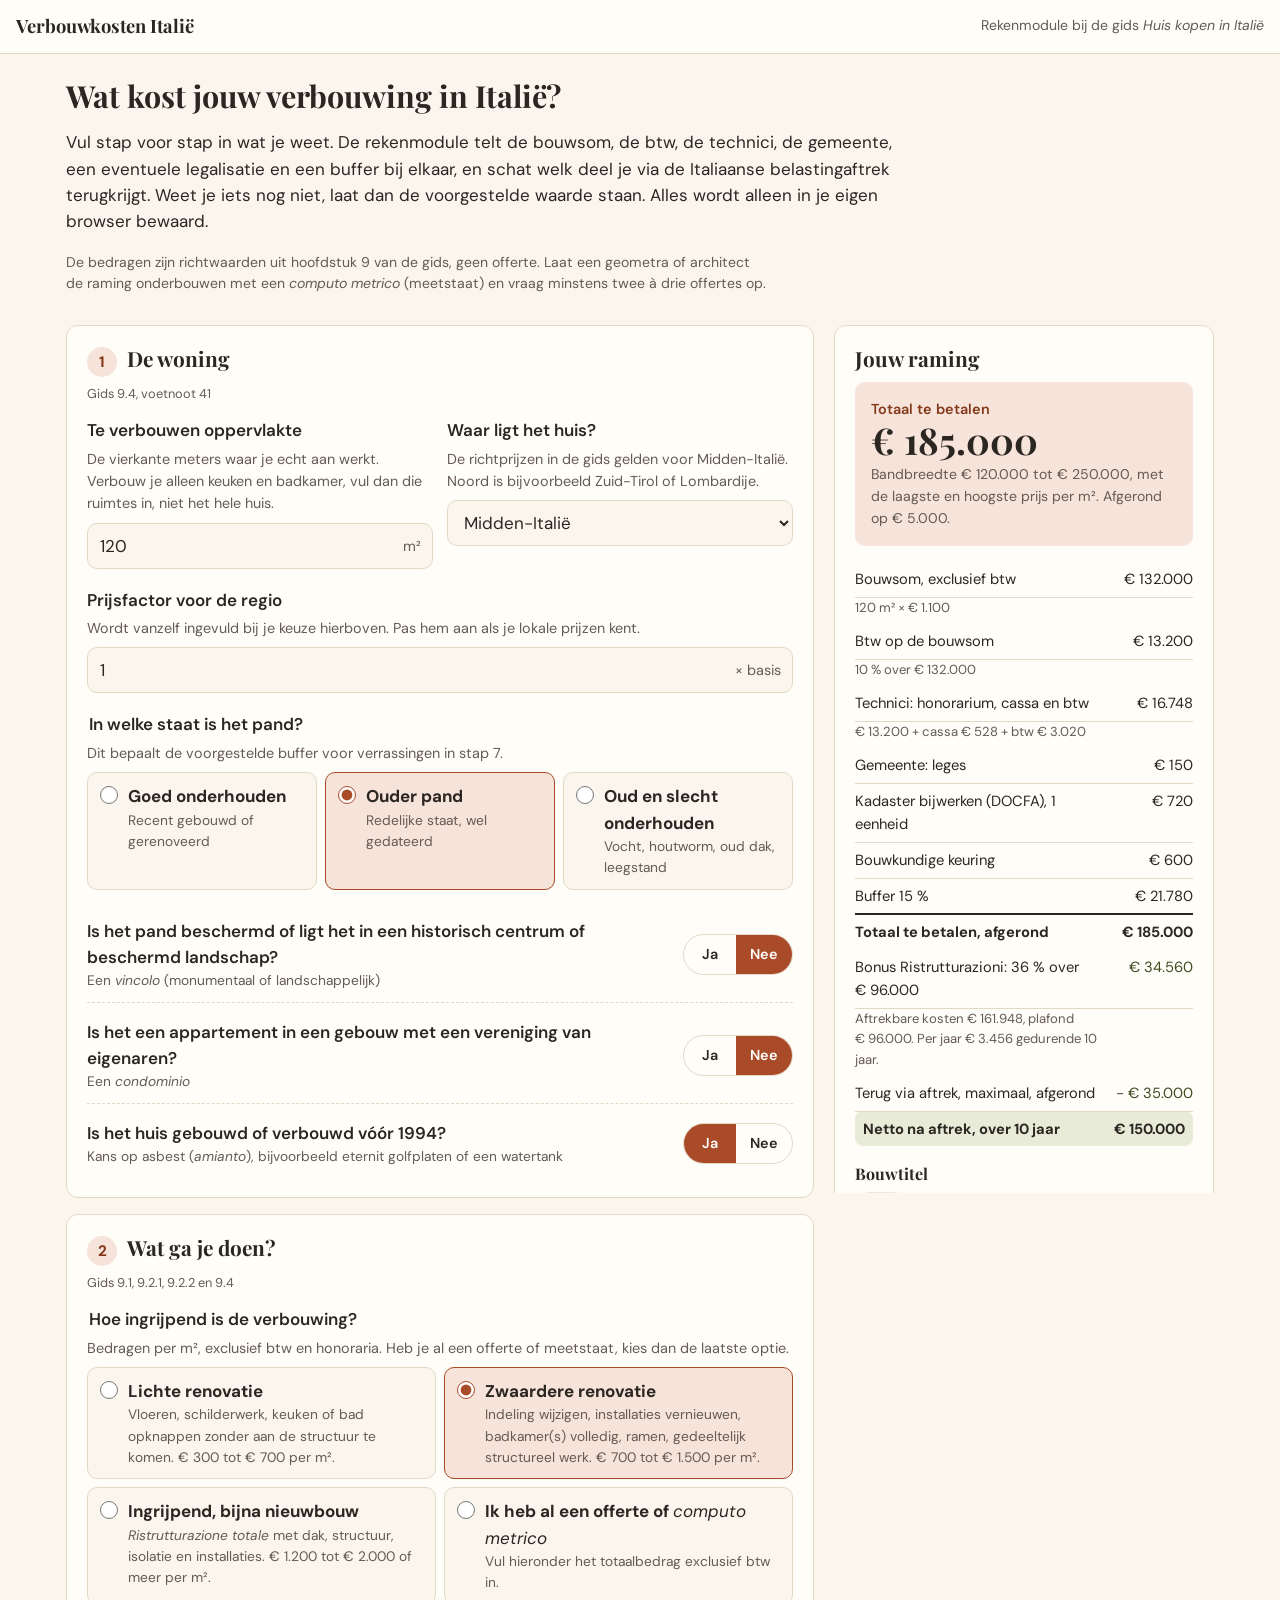
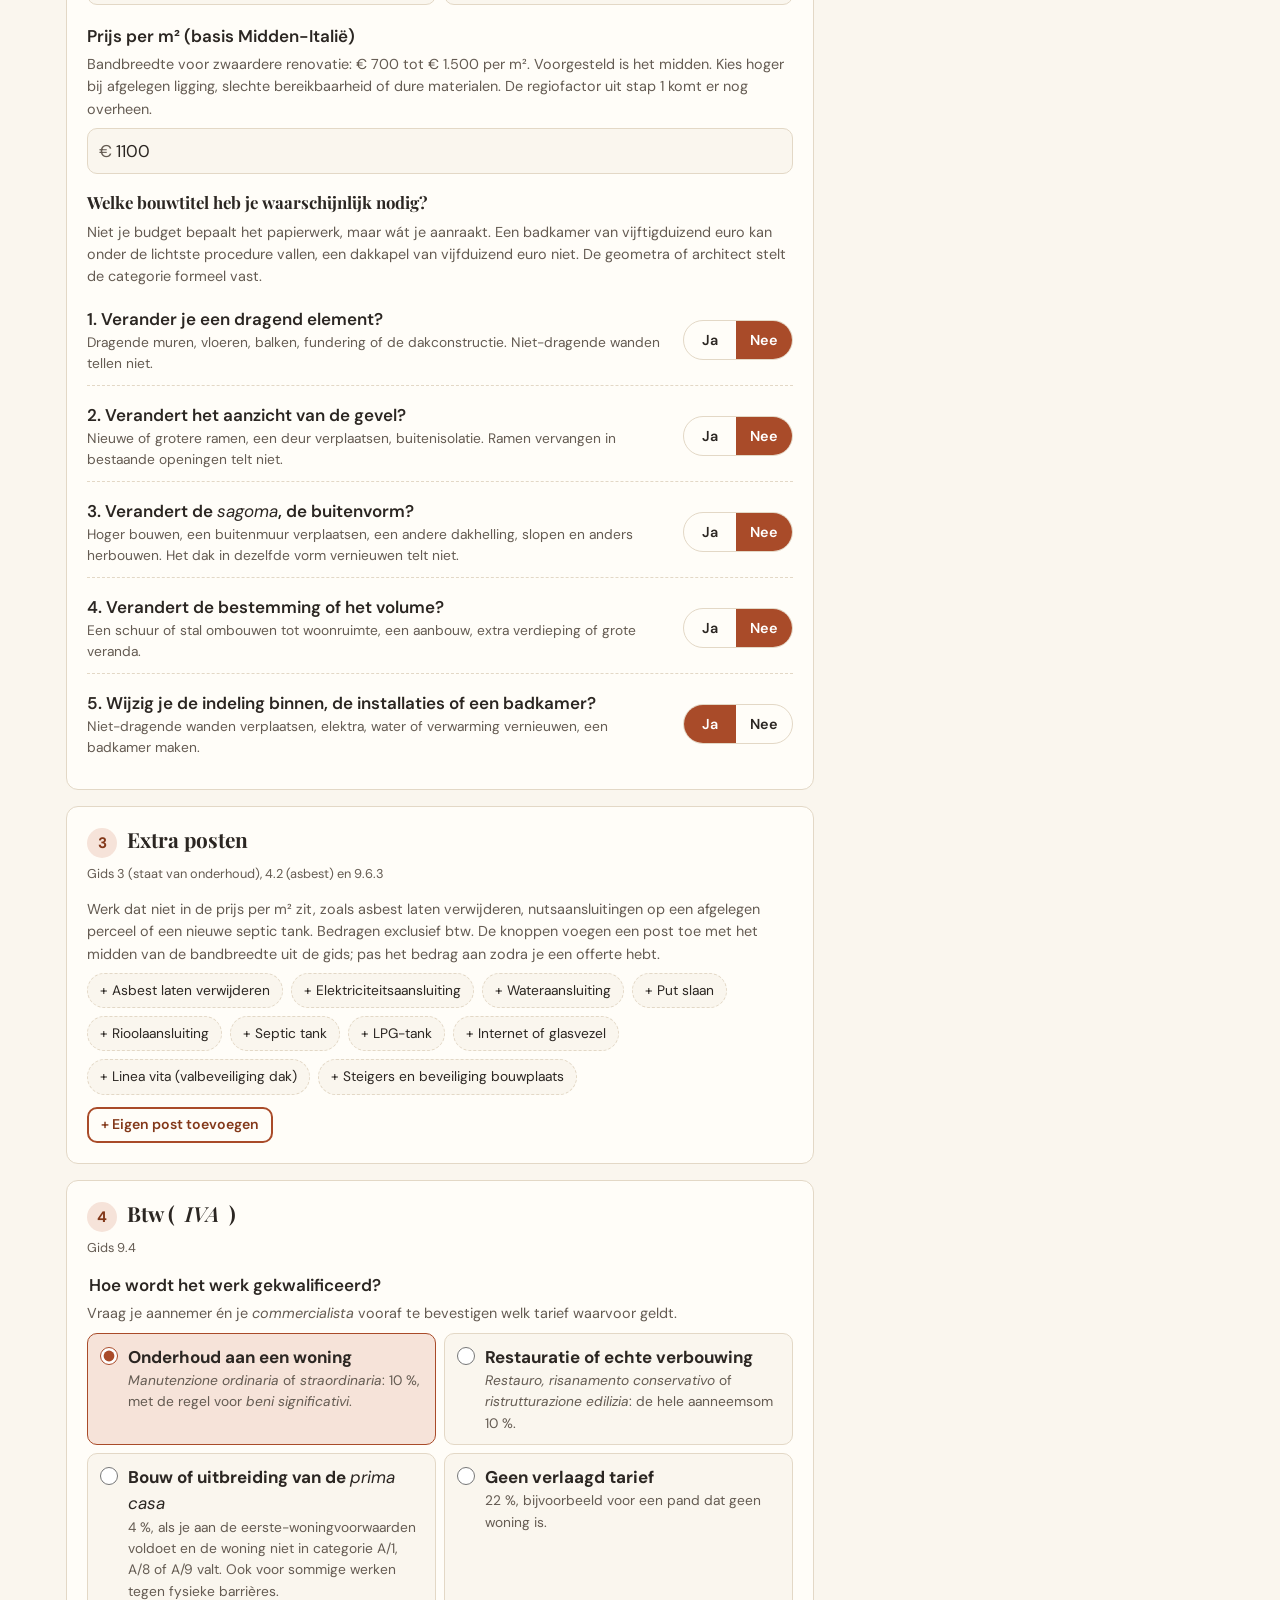
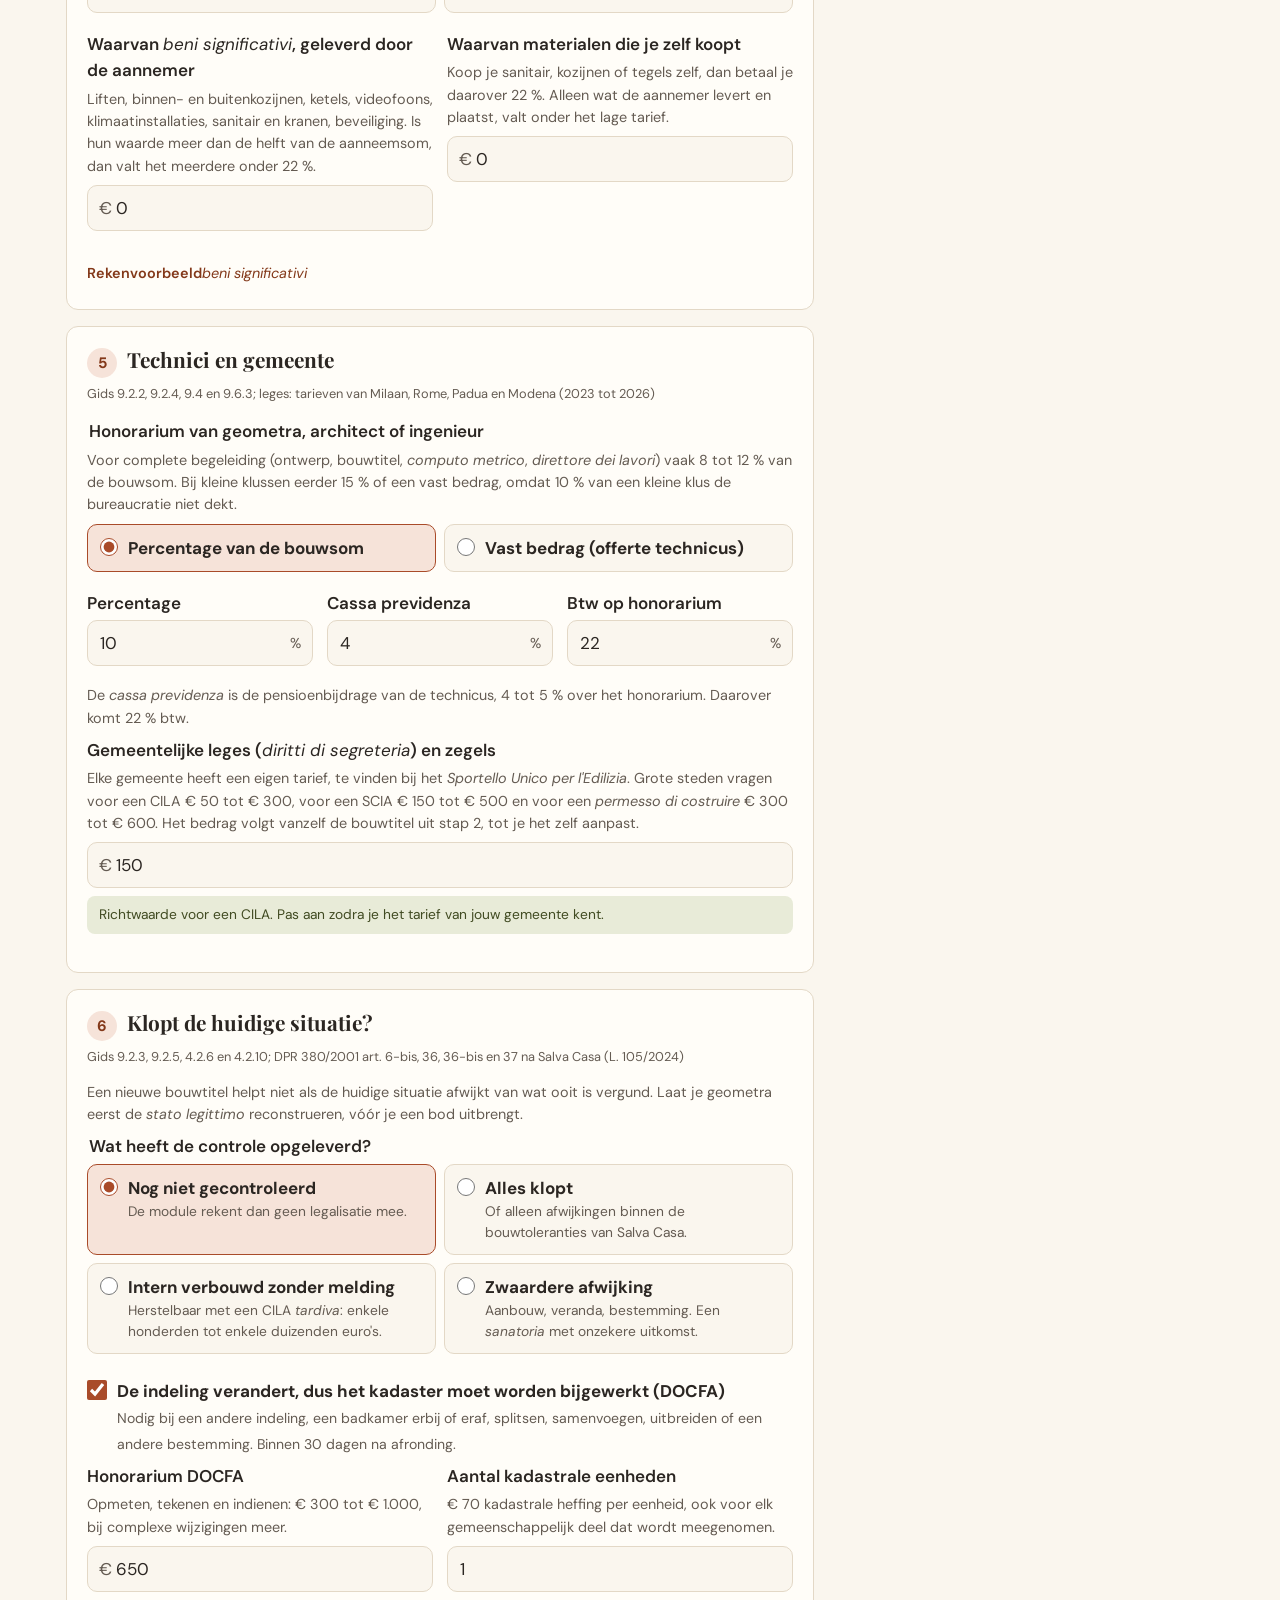
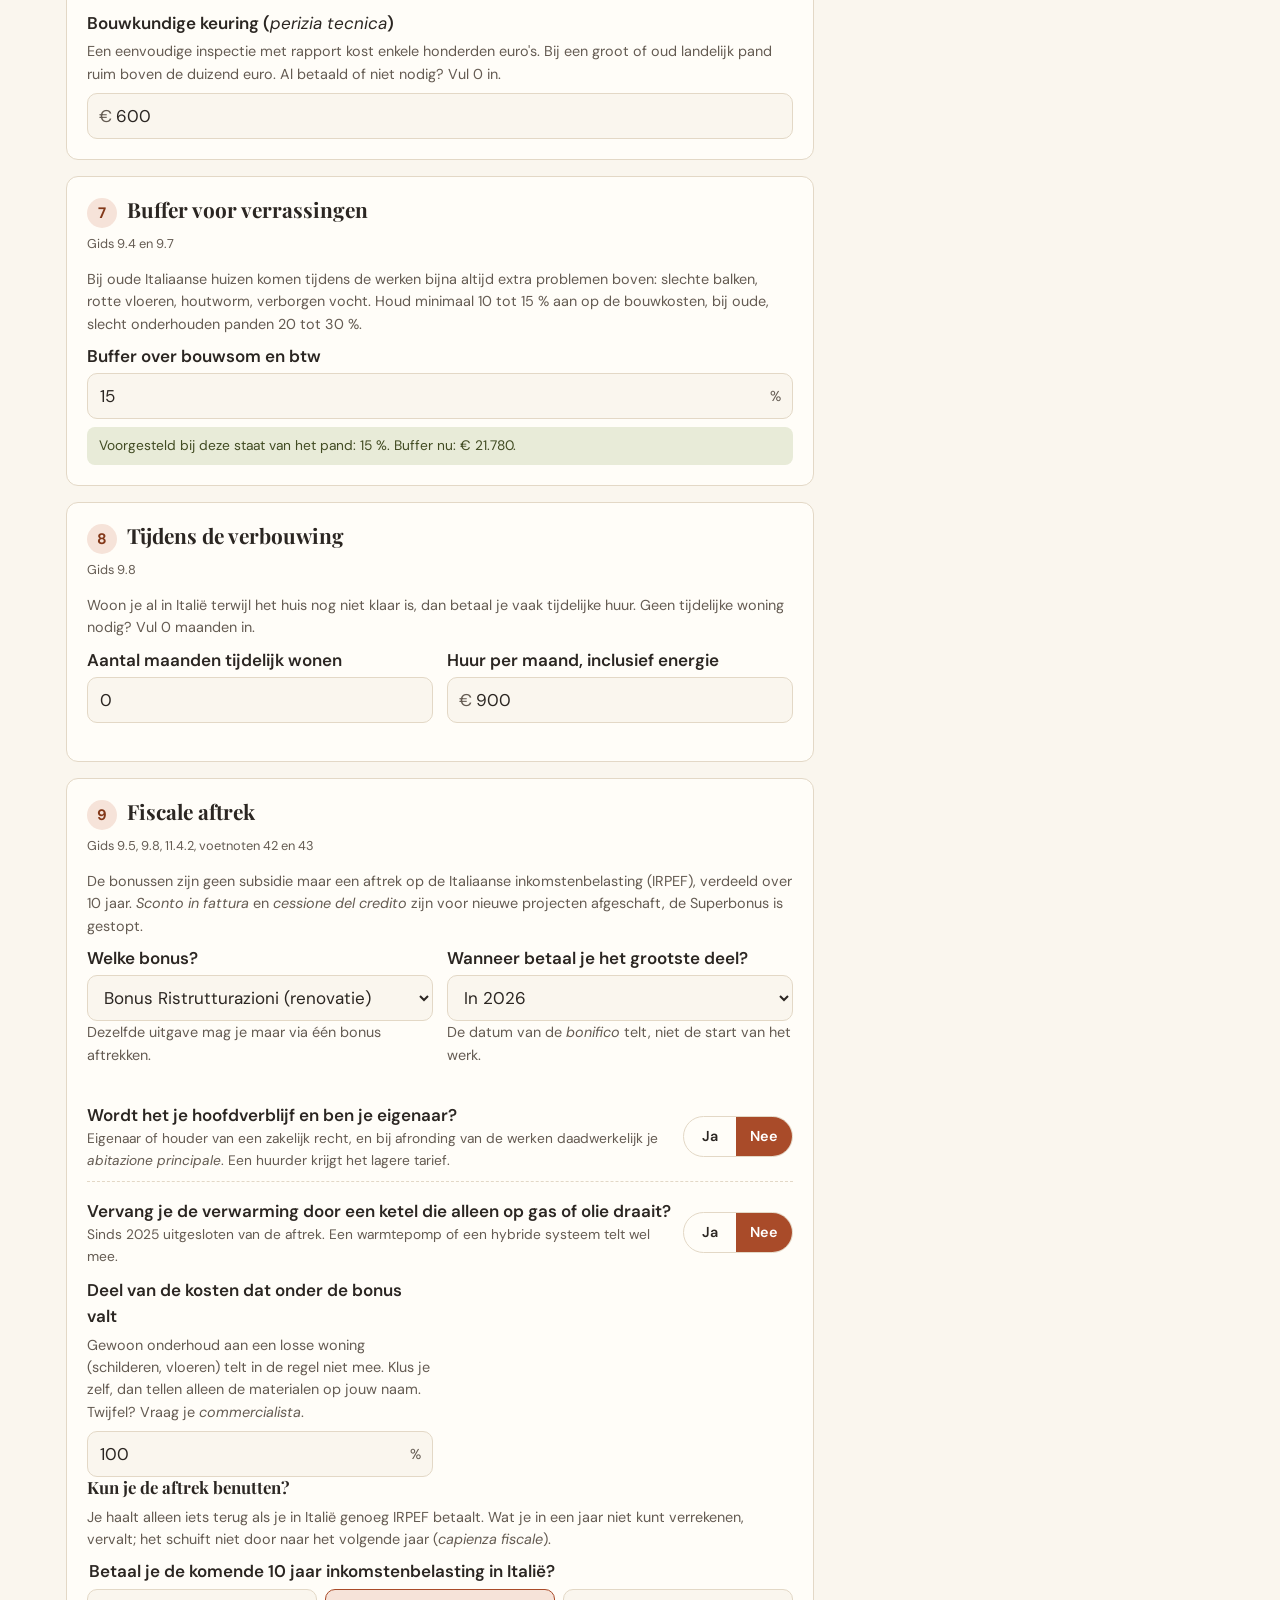
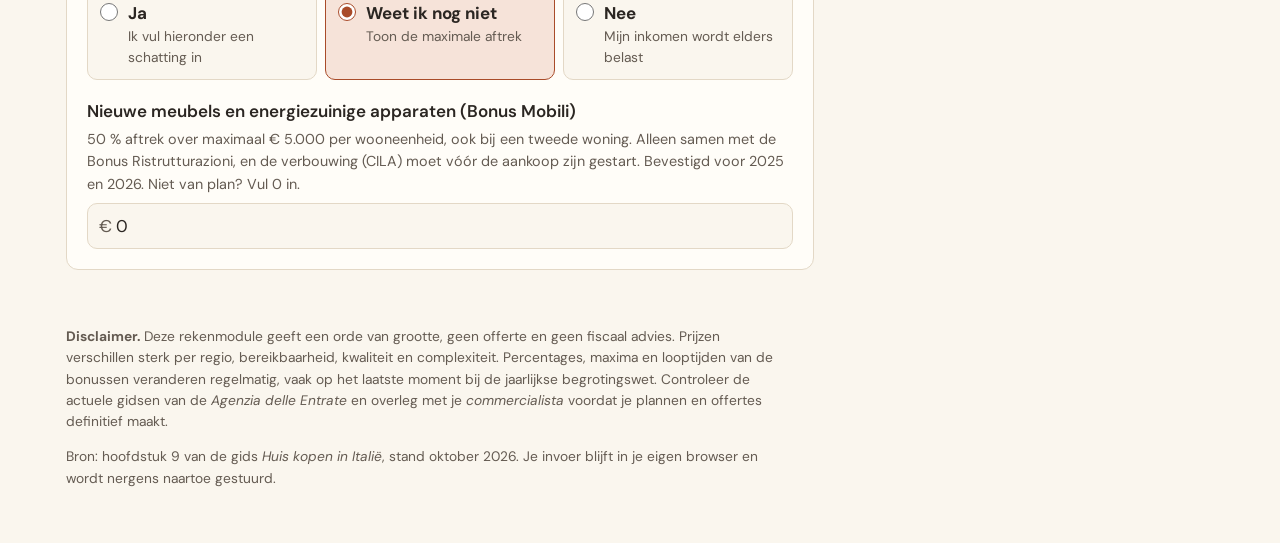
<file: verbouwkosten/index.html>
<!doctype html>
<html lang="nl">
<head>
<meta charset="utf-8">
<meta name="viewport" content="width=device-width, initial-scale=1">
<title>Verbouwkosten Italië</title>
<meta name="description" content="Reken de kosten van een verbouwing of renovatie in Italië door: bouwsom, btw, technici, legalisatie, buffer en de fiscale aftrek. Op basis van de gids Huis kopen in Italië.">
<meta name="theme-color" content="#FAF6EE">
<style>
@font-face { font-family: 'DM Sans'; font-style: normal; font-weight: 100 1000; font-display: swap; src: url(fonts/dmsans-latin.woff2) format('woff2'); }
@font-face { font-family: 'DM Sans'; font-style: italic; font-weight: 100 1000; font-display: swap; src: url(fonts/dmsans-italic-latin.woff2) format('woff2'); }
@font-face { font-family: 'Playfair Display'; font-style: normal; font-weight: 400 900; font-display: swap; src: url(fonts/playfair-latin.woff2) format('woff2'); }
@font-face { font-family: 'Playfair Display'; font-style: italic; font-weight: 400 900; font-display: swap; src: url(fonts/playfair-italic-latin.woff2) format('woff2'); }

:root {
  --cream: #FAF6EE;
  --surface: #FFFDF8;
  --line: #E3D8C6;
  --ink: #2B2622;
  --muted: #645B52;
  --terra: #A94B29;
  --terra-dark: #833819;
  --terra-soft: #F6E3D9;
  --olive: #56622F;
  --olive-dark: #414B22;
  --olive-soft: #E8EBD8;
  --amber: #7A5A0E;
  --amber-soft: #FBF0D2;
  --red: #9B1C1C;
  --red-soft: #FBE1DE;
  --focus: #1F5FAD;
  --radius: 12px;
}
@media (prefers-color-scheme: dark) {
  :root:not([data-theme="light"]) {
    --cream: #1D1A17; --surface: #262220; --line: #423B34; --ink: #F1EBE3; --muted: #B9AEA2;
    --terra: #D9784F; --terra-dark: #F0A07C; --terra-soft: #3A2A22;
    --olive: #A9B76E; --olive-dark: #C6D38D; --olive-soft: #2D3220;
    --amber: #E6C26A; --amber-soft: #3A3120; --red: #F08A80; --red-soft: #3D2321; --focus: #7FB2F0;
  }
}
:root[data-theme="dark"] {
  --cream: #1D1A17; --surface: #262220; --line: #423B34; --ink: #F1EBE3; --muted: #B9AEA2;
  --terra: #D9784F; --terra-dark: #F0A07C; --terra-soft: #3A2A22;
  --olive: #A9B76E; --olive-dark: #C6D38D; --olive-soft: #2D3220;
  --amber: #E6C26A; --amber-soft: #3A3120; --red: #F08A80; --red-soft: #3D2321; --focus: #7FB2F0;
}

* { box-sizing: border-box; }
html { -webkit-text-size-adjust: 100%; }
body {
  margin: 0; background: var(--cream); color: var(--ink);
  font: 400 17px/1.55 'DM Sans', system-ui, sans-serif;
  overflow-wrap: break-word;
}
h1, h2, h3 { font-family: 'Playfair Display', Georgia, serif; font-weight: 700; line-height: 1.2; margin: 0 0 .5em; }
h1 { font-size: 1.9rem; }
h2 { font-size: 1.3rem; }
h3 { font-size: 1.05rem; }
p { margin: 0 0 1em; }
a { color: var(--terra-dark); }
:focus-visible { outline: 3px solid var(--focus); outline-offset: 2px; }
.muted { color: var(--muted); }
.small { font-size: .88rem; }
.sr-only { position: absolute; width: 1px; height: 1px; padding: 0; margin: -1px; overflow: hidden; clip: rect(0 0 0 0); border: 0; }

.topbar { display: flex; align-items: center; justify-content: space-between; gap: 12px; padding: 12px 16px; border-bottom: 1px solid var(--line); background: var(--surface); }
.topbar .brand { font-family: 'Playfair Display', Georgia, serif; font-weight: 700; font-size: 1.15rem; }
@media (max-width: 560px) { .topbar .tagline { display: none; } }
.intro { max-width: 1180px; margin: 0 auto; padding: 24px 16px 8px; }
.intro p { max-width: 70ch; }

.layout { max-width: 1180px; margin: 0 auto; padding: 8px 16px 40px; display: grid; gap: 20px; grid-template-columns: minmax(0, 1fr); }
@media (min-width: 980px) { .layout { grid-template-columns: minmax(0, 1fr) 380px; align-items: start; } .summary { position: sticky; top: 16px; max-height: calc(100vh - 32px); overflow-y: auto; } }

.card { background: var(--surface); border: 1px solid var(--line); border-radius: var(--radius); padding: 20px; margin-bottom: 16px; }
.card > h2 { display: flex; align-items: baseline; gap: 10px; }
.step { display: inline-flex; align-items: center; justify-content: center; flex: 0 0 auto; width: 30px; height: 30px; border-radius: 50%; background: var(--terra-soft); color: var(--terra-dark); font: 700 .95rem 'DM Sans', sans-serif; }
.src { font-size: .8rem; color: var(--muted); margin-top: -4px; margin-bottom: 14px; }

.field { margin-bottom: 18px; }
.field:last-child { margin-bottom: 0; }
.field > label, .field > .label, fieldset > legend { display: block; font-weight: 600; margin-bottom: 4px; }
.help { font-size: .9rem; color: var(--muted); margin: 0 0 8px; }
fieldset { border: 0; padding: 0; margin: 0 0 18px; min-width: 0; }
.row { display: grid; gap: 14px; grid-template-columns: minmax(0, 1fr); }
@media (min-width: 640px) { .row.two { grid-template-columns: repeat(2, minmax(0, 1fr)); } .row.three { grid-template-columns: repeat(3, minmax(0, 1fr)); } }

input[type="number"], input[type="text"], select {
  width: 100%; min-height: 46px; padding: 8px 12px; border: 1.5px solid var(--line); border-radius: 10px;
  background: var(--cream); color: var(--ink); font: inherit;
}
input[type="number"]:focus, input[type="text"]:focus, select:focus { border-color: var(--focus); outline: none; box-shadow: 0 0 0 3px color-mix(in srgb, var(--focus) 25%, transparent); }
.money { position: relative; }
.money::before { content: '€'; position: absolute; left: 12px; top: 50%; transform: translateY(-50%); color: var(--muted); pointer-events: none; }
.money input { padding-left: 28px; }
.unit { position: relative; }
.unit input { padding-right: 46px; }
.unit::after { content: attr(data-unit); position: absolute; right: 12px; top: 50%; transform: translateY(-50%); color: var(--muted); pointer-events: none; font-size: .9rem; }

.choices { display: grid; gap: 8px; grid-template-columns: minmax(0, 1fr); }
@media (min-width: 640px) { .choices.cols-3 { grid-template-columns: repeat(3, minmax(0, 1fr)); } .choices.cols-2 { grid-template-columns: repeat(2, minmax(0, 1fr)); } .choices.cols-4 { grid-template-columns: repeat(2, minmax(0, 1fr)); } }
@media (min-width: 900px) { .choices.cols-4 { grid-template-columns: repeat(4, minmax(0, 1fr)); } }
.choice { position: relative; display: block; border: 1.5px solid var(--line); border-radius: 10px; padding: 10px 12px 10px 40px; background: var(--cream); cursor: pointer; min-height: 46px; }
.choice input { position: absolute; left: 12px; top: 13px; width: 18px; height: 18px; margin: 0; accent-color: var(--terra); }
.choice strong { display: block; }
.choice span { display: block; font-size: .86rem; color: var(--muted); }
.choice:has(input:checked) { border-color: var(--terra); background: var(--terra-soft); }
.choice:has(input:focus-visible) { outline: 3px solid var(--focus); outline-offset: 2px; }

.yn { display: grid; gap: 6px; }
.yn-row { display: flex; align-items: center; justify-content: space-between; gap: 12px; padding: 10px 0; border-bottom: 1px dashed var(--line); }
.yn-row:last-child { border-bottom: 0; }
.yn-row p { margin: 0; }
.yn-row .q { font-weight: 600; }
.yn-row .q small { display: block; font-weight: 400; color: var(--muted); font-size: .86rem; }
.toggle { display: inline-flex; border: 1.5px solid var(--line); border-radius: 999px; overflow: hidden; flex: 0 0 auto; }
.toggle label { position: relative; cursor: pointer; }
.toggle input { position: absolute; opacity: 0; inset: 0; margin: 0; cursor: pointer; }
.toggle span { display: block; padding: 8px 14px; font-size: .9rem; font-weight: 600; min-width: 52px; text-align: center; }
.toggle input:checked + span { background: var(--terra); color: #fff; }
.toggle input:focus-visible + span { outline: 3px solid var(--focus); outline-offset: -3px; }

.check { display: flex; gap: 10px; align-items: flex-start; cursor: pointer; padding: 6px 0; }
.check input { width: 20px; height: 20px; margin: 2px 0 0; flex: 0 0 auto; accent-color: var(--terra); }

details.more { margin-top: 8px; font-size: .9rem; }
details.more summary { cursor: pointer; color: var(--terra-dark); font-weight: 600; min-height: 32px; display: flex; align-items: center; }
details.more > div { padding: 8px 12px; border-left: 3px solid var(--line); margin-top: 4px; color: var(--ink); }
details.more p:last-child { margin-bottom: 0; }

.hint { display: block; font-size: .86rem; padding: 8px 12px; border-radius: 8px; margin-top: 8px; background: var(--olive-soft); color: var(--olive-dark); }
.hint.warn { background: var(--amber-soft); color: var(--amber); }
.hint.bad { background: var(--red-soft); color: var(--red); }
.hint:empty { display: none; }

.btn { display: inline-flex; align-items: center; justify-content: center; gap: .4em; min-height: 44px; padding: 8px 16px; border-radius: 10px; border: 2px solid var(--terra); background: var(--terra); color: #fff; font: inherit; font-weight: 600; cursor: pointer; text-decoration: none; }
.btn:hover { background: var(--terra-dark); border-color: var(--terra-dark); }
.btn.secondary { background: var(--surface); color: var(--terra-dark); }
.btn.secondary:hover { background: var(--terra-soft); }
.btn.small { min-height: 36px; padding: 4px 12px; font-size: .88rem; }
.chips { display: flex; flex-wrap: wrap; gap: 8px; margin: 8px 0 12px; }
.chip { border: 1.5px dashed var(--line); background: var(--cream); color: var(--ink); border-radius: 999px; padding: 6px 12px; font: inherit; font-size: .86rem; cursor: pointer; }
.chip:hover { border-color: var(--terra); color: var(--terra-dark); }

.extra-row { display: grid; grid-template-columns: minmax(0, 1fr) 150px 44px; gap: 8px; margin-bottom: 8px; align-items: center; }
.extra-row .del { width: 44px; height: 44px; border-radius: 10px; border: 1.5px solid var(--line); background: var(--cream); color: var(--muted); font-size: 1.2rem; cursor: pointer; }
.extra-row .del:hover { color: var(--red); border-color: var(--red); }
.extra-row .note { grid-column: 1 / -1; font-size: .8rem; color: var(--muted); margin-top: -4px; }
@media (max-width: 480px) { .extra-row { grid-template-columns: minmax(0, 1fr) 44px; } .extra-row .money { grid-column: 1 / 2; } .extra-row .del { grid-row: 1; grid-column: 2; } }

.summary .card { margin-bottom: 0; }
.total-box { background: var(--terra-soft); border-radius: 10px; padding: 16px; margin: 4px 0 16px; }
.total-box .lbl { font-size: .9rem; color: var(--terra-dark); font-weight: 600; }
.total-box .num { font-family: 'Playfair Display', Georgia, serif; font-size: 2.3rem; font-weight: 700; line-height: 1.1; color: var(--ink); font-variant-numeric: tabular-nums; }
.total-box .range { font-size: .88rem; color: var(--muted); margin-top: 4px; }
table.lines { width: 100%; border-collapse: collapse; font-size: .92rem; font-variant-numeric: tabular-nums; }
table.lines td { padding: 6px 0; border-bottom: 1px solid var(--line); vertical-align: top; }
table.lines td:last-child { text-align: right; white-space: nowrap; padding-left: 12px; }
table.lines tr.sub td { font-size: .82rem; color: var(--muted); border-bottom: 0; padding-top: 0; }
table.lines tr.sum td { font-weight: 700; border-bottom: 0; border-top: 2px solid var(--ink); }
table.lines tr.minus td:last-child { color: var(--olive-dark); }
table.lines tr.net td { font-weight: 700; border-bottom: 0; background: var(--olive-soft); }
table.lines tr.net td:first-child { padding-left: 8px; border-radius: 8px 0 0 8px; }
table.lines tr.net td:last-child { padding-right: 8px; border-radius: 0 8px 8px 0; }
.titel { display: inline-block; padding: 4px 10px; border-radius: 999px; background: var(--olive-soft); color: var(--olive-dark); font-weight: 700; font-size: .92rem; }
.titel.zwaar { background: var(--amber-soft); color: var(--amber); }
.titel.pdc { background: var(--red-soft); color: var(--red); }
.points { list-style: none; padding: 0; margin: 0; font-size: .9rem; }
.points li { padding: 8px 0 8px 22px; border-bottom: 1px solid var(--line); position: relative; }
.points li:last-child { border-bottom: 0; }
.points li::before { content: ''; position: absolute; left: 4px; top: 15px; width: 8px; height: 8px; border-radius: 50%; background: var(--olive); }
.points li.warn::before { background: var(--amber); }
.points li.bad::before { background: var(--red); }
.sum-actions { display: flex; flex-wrap: wrap; gap: 8px; margin-top: 16px; }
h3.sum-h { margin-top: 18px; font-size: 1rem; }

.mobile-bar { position: sticky; bottom: 0; z-index: 5; display: flex; align-items: center; justify-content: space-between; gap: 12px; padding: 10px 16px calc(10px + env(safe-area-inset-bottom, 0px)); background: var(--surface); border-top: 1px solid var(--line); box-shadow: 0 -4px 16px #0000000f; }
.mobile-bar .num { font-family: 'Playfair Display', Georgia, serif; font-weight: 700; font-size: 1.3rem; font-variant-numeric: tabular-nums; }
@media (min-width: 980px) { .mobile-bar { display: none; } }

footer { max-width: 1180px; margin: 0 auto; padding: 0 16px 40px; font-size: .86rem; color: var(--muted); }
footer p { max-width: 80ch; }

@media print {
  body { background: #fff; color: #000; font-size: 11pt; }
  .topbar, .mobile-bar, .sum-actions, .chips, .extra-row .del, details.more, .no-print { display: none !important; }
  .layout { display: block; padding: 0; }
  .summary { position: static; max-height: none; overflow: visible; break-before: page; }
  .card { break-inside: avoid; border-color: #ccc; }
  .choice:not(:has(input:checked)) { display: none; }
}
</style>
</head>
<body>
<header class="topbar">
  <span class="brand">Verbouwkosten Italië</span>
  <span class="small muted tagline">Rekenmodule bij de gids <em>Huis kopen in Italië</em></span>
</header>

<section class="intro">
  <h1>Wat kost jouw verbouwing in Italië?</h1>
  <p>Vul stap voor stap in wat je weet. De rekenmodule telt de bouwsom, de btw, de technici, de gemeente, een eventuele legalisatie en een buffer bij elkaar, en schat welk deel je via de Italiaanse belastingaftrek terugkrijgt. Weet je iets nog niet, laat dan de voorgestelde waarde staan. Alles wordt alleen in je eigen browser bewaard.</p>
  <p class="small muted">De bedragen zijn richtwaarden uit hoofdstuk 9 van de gids, geen offerte. Laat een geometra of architect de raming onderbouwen met een <em>computo metrico</em> (meetstaat) en vraag minstens twee à drie offertes op.</p>
</section>

<main class="layout">
<form id="calc" novalidate onsubmit="return false">

  <!-- 1. Woning -->
  <section class="card" aria-labelledby="h1">
    <h2 id="h1"><span class="step">1</span>De woning</h2>
    <p class="src">Gids 9.4, voetnoot 41</p>

    <div class="row two">
      <div class="field">
        <label for="m2">Te verbouwen oppervlakte</label>
        <p class="help">De vierkante meters waar je echt aan werkt. Verbouw je alleen keuken en badkamer, vul dan die ruimtes in, niet het hele huis.</p>
        <div class="unit" data-unit="m²"><input id="m2" name="m2" type="number" min="0" step="1" inputmode="numeric" value="120"></div>
      </div>
      <div class="field">
        <label for="regio">Waar ligt het huis?</label>
        <p class="help">De richtprijzen in de gids gelden voor Midden-Italië. Noord is bijvoorbeeld Zuid-Tirol of Lombardije.</p>
        <select id="regio" name="regio">
          <option value="noord">Noord-Italië</option>
          <option value="midden" selected>Midden-Italië</option>
          <option value="zuid">Landelijk Zuid-Italië, eilanden</option>
        </select>
      </div>
    </div>

    <div class="field">
      <label for="factor">Prijsfactor voor de regio</label>
      <p class="help">Wordt vanzelf ingevuld bij je keuze hierboven. Pas hem aan als je lokale prijzen kent.</p>
      <div class="unit" data-unit="× basis"><input id="factor" name="factor" type="number" min="0.5" max="2" step="0.05" inputmode="decimal" value="1"></div>
      <span class="hint" id="factorHint"></span>
    </div>

    <fieldset>
      <legend>In welke staat is het pand?</legend>
      <p class="help">Dit bepaalt de voorgestelde buffer voor verrassingen in stap 7.</p>
      <div class="choices cols-3">
        <label class="choice"><input type="radio" name="staat" value="goed"><strong>Goed onderhouden</strong><span>Recent gebouwd of gerenoveerd</span></label>
        <label class="choice"><input type="radio" name="staat" value="ouder" checked><strong>Ouder pand</strong><span>Redelijke staat, wel gedateerd</span></label>
        <label class="choice"><input type="radio" name="staat" value="slecht"><strong>Oud en slecht onderhouden</strong><span>Vocht, houtworm, oud dak, leegstand</span></label>
      </div>
    </fieldset>

    <div class="yn">
      <div class="yn-row">
        <p class="q">Is het pand beschermd of ligt het in een historisch centrum of beschermd landschap?<small>Een <em>vincolo</em> (monumentaal of landschappelijk)</small></p>
        <span class="toggle" role="radiogroup" aria-label="Vincolo"><label><input type="radio" name="vincolo" value="ja"><span>Ja</span></label><label><input type="radio" name="vincolo" value="nee" checked><span>Nee</span></label></span>
      </div>
      <div class="yn-row">
        <p class="q">Is het een appartement in een gebouw met een vereniging van eigenaren?<small>Een <em>condominio</em></small></p>
        <span class="toggle" role="radiogroup" aria-label="Condominio"><label><input type="radio" name="condo" value="ja"><span>Ja</span></label><label><input type="radio" name="condo" value="nee" checked><span>Nee</span></label></span>
      </div>
      <div class="yn-row">
        <p class="q">Is het huis gebouwd of verbouwd vóór 1994?<small>Kans op asbest (<em>amianto</em>), bijvoorbeeld eternit golfplaten of een watertank</small></p>
        <span class="toggle" role="radiogroup" aria-label="Voor 1994"><label><input type="radio" name="oud94" value="ja" checked><span>Ja</span></label><label><input type="radio" name="oud94" value="nee"><span>Nee</span></label></span>
      </div>
    </div>
  </section>

  <!-- 2. Werk -->
  <section class="card" aria-labelledby="h2">
    <h2 id="h2"><span class="step">2</span>Wat ga je doen?</h2>
    <p class="src">Gids 9.1, 9.2.1, 9.2.2 en 9.4</p>

    <fieldset>
      <legend>Hoe ingrijpend is de verbouwing?</legend>
      <p class="help">Bedragen per m², exclusief btw en honoraria. Heb je al een offerte of meetstaat, kies dan de laatste optie.</p>
      <div class="choices cols-2">
        <label class="choice"><input type="radio" name="niveau" value="licht"><strong>Lichte renovatie</strong><span>Vloeren, schilderwerk, keuken of bad opknappen zonder aan de structuur te komen. € 300 tot € 700 per m².</span></label>
        <label class="choice"><input type="radio" name="niveau" value="zwaar" checked><strong>Zwaardere renovatie</strong><span>Indeling wijzigen, installaties vernieuwen, badkamer(s) volledig, ramen, gedeeltelijk structureel werk. € 700 tot € 1.500 per m².</span></label>
        <label class="choice"><input type="radio" name="niveau" value="ingrijpend"><strong>Ingrijpend, bijna nieuwbouw</strong><span><em>Ristrutturazione totale</em> met dak, structuur, isolatie en installaties. € 1.200 tot € 2.000 of meer per m².</span></label>
        <label class="choice"><input type="radio" name="niveau" value="eigen"><strong>Ik heb al een offerte of <em>computo metrico</em></strong><span>Vul hieronder het totaalbedrag exclusief btw in.</span></label>
      </div>
    </fieldset>

    <div class="field" id="fPrijsM2">
      <label for="prijsM2">Prijs per m² (basis Midden-Italië)</label>
      <p class="help" id="prijsM2Help">Voorgesteld: het midden van de bandbreedte. Kies hoger bij afgelegen ligging, slechte bereikbaarheid of dure materialen.</p>
      <div class="money"><input id="prijsM2" name="prijsM2" type="number" min="0" step="10" inputmode="numeric" value="1100"></div>
    </div>
    <div class="field" id="fEigen" hidden>
      <label for="eigenBedrag">Bouwsom volgens offerte, exclusief btw</label>
      <p class="help">Het totaal van de aannemer of van de meetstaat. Laat het honorarium van de technici er buiten, dat komt in stap 5.</p>
      <div class="money"><input id="eigenBedrag" name="eigenBedrag" type="number" min="0" step="100" inputmode="numeric" value="0"></div>
    </div>

    <h3>Welke bouwtitel heb je waarschijnlijk nodig?</h3>
    <p class="help">Niet je budget bepaalt het papierwerk, maar wát je aanraakt. Een badkamer van vijftigduizend euro kan onder de lichtste procedure vallen, een dakkapel van vijfduizend euro niet. De geometra of architect stelt de categorie formeel vast.</p>
    <div class="yn">
      <div class="yn-row">
        <p class="q">1. Verander je een dragend element?<small>Dragende muren, vloeren, balken, fundering of de dakconstructie. Niet-dragende wanden tellen niet.</small></p>
        <span class="toggle" role="radiogroup" aria-label="Dragend element"><label><input type="radio" name="q1" value="ja"><span>Ja</span></label><label><input type="radio" name="q1" value="nee" checked><span>Nee</span></label></span>
      </div>
      <div class="yn-row">
        <p class="q">2. Verandert het aanzicht van de gevel?<small>Nieuwe of grotere ramen, een deur verplaatsen, buitenisolatie. Ramen vervangen in bestaande openingen telt niet.</small></p>
        <span class="toggle" role="radiogroup" aria-label="Gevel"><label><input type="radio" name="q2" value="ja"><span>Ja</span></label><label><input type="radio" name="q2" value="nee" checked><span>Nee</span></label></span>
      </div>
      <div class="yn-row">
        <p class="q">3. Verandert de <em>sagoma</em>, de buitenvorm?<small>Hoger bouwen, een buitenmuur verplaatsen, een andere dakhelling, slopen en anders herbouwen. Het dak in dezelfde vorm vernieuwen telt niet.</small></p>
        <span class="toggle" role="radiogroup" aria-label="Sagoma"><label><input type="radio" name="q3" value="ja"><span>Ja</span></label><label><input type="radio" name="q3" value="nee" checked><span>Nee</span></label></span>
      </div>
      <div class="yn-row">
        <p class="q">4. Verandert de bestemming of het volume?<small>Een schuur of stal ombouwen tot woonruimte, een aanbouw, extra verdieping of grote veranda.</small></p>
        <span class="toggle" role="radiogroup" aria-label="Bestemming of volume"><label><input type="radio" name="q4" value="ja"><span>Ja</span></label><label><input type="radio" name="q4" value="nee" checked><span>Nee</span></label></span>
      </div>
      <div class="yn-row">
        <p class="q">5. Wijzig je de indeling binnen, de installaties of een badkamer?<small>Niet-dragende wanden verplaatsen, elektra, water of verwarming vernieuwen, een badkamer maken.</small></p>
        <span class="toggle" role="radiogroup" aria-label="Indeling of installaties"><label><input type="radio" name="q5" value="ja" checked><span>Ja</span></label><label><input type="radio" name="q5" value="nee"><span>Nee</span></label></span>
      </div>
    </div>
    <span class="hint" id="titelHint"></span>
  </section>

  <!-- 3. Extra posten -->
  <section class="card" aria-labelledby="h3">
    <h2 id="h3"><span class="step">3</span>Extra posten</h2>
    <p class="src">Gids 3 (staat van onderhoud), 4.2 (asbest) en 9.6.3</p>
    <p class="help">Werk dat niet in de prijs per m² zit, zoals asbest laten verwijderen, nutsaansluitingen op een afgelegen perceel of een nieuwe septic tank. Bedragen exclusief btw. De knoppen voegen een post toe met het midden van de bandbreedte uit de gids; pas het bedrag aan zodra je een offerte hebt.</p>
    <div class="chips" id="presets" aria-label="Snel toevoegen"></div>
    <div id="extras"></div>
    <button type="button" class="btn secondary small" id="addExtra">+ Eigen post toevoegen</button>
  </section>

  <!-- 4. Btw -->
  <section class="card" aria-labelledby="h4">
    <h2 id="h4"><span class="step">4</span>Btw (<em>IVA</em>)</h2>
    <p class="src">Gids 9.4</p>

    <fieldset>
      <legend>Hoe wordt het werk gekwalificeerd?</legend>
      <p class="help">Vraag je aannemer én je <em>commercialista</em> vooraf te bevestigen welk tarief waarvoor geldt.</p>
      <div class="choices cols-2">
        <label class="choice"><input type="radio" name="btwCat" value="onderhoud" checked><strong>Onderhoud aan een woning</strong><span><em>Manutenzione ordinaria</em> of <em>straordinaria</em>: 10 %, met de regel voor <em>beni significativi</em>.</span></label>
        <label class="choice"><input type="radio" name="btwCat" value="ristr"><strong>Restauratie of echte verbouwing</strong><span><em>Restauro, risanamento conservativo</em> of <em>ristrutturazione edilizia</em>: de hele aanneemsom 10 %.</span></label>
        <label class="choice"><input type="radio" name="btwCat" value="vier"><strong>Bouw of uitbreiding van de <em>prima casa</em></strong><span>4 %, als je aan de eerste-woningvoorwaarden voldoet en de woning niet in categorie A/1, A/8 of A/9 valt. Ook voor sommige werken tegen fysieke barrières.</span></label>
        <label class="choice"><input type="radio" name="btwCat" value="standaard"><strong>Geen verlaagd tarief</strong><span>22 %, bijvoorbeeld voor een pand dat geen woning is.</span></label>
      </div>
    </fieldset>

    <div class="row two">
      <div class="field" id="fBeni">
        <label for="beni">Waarvan <em>beni significativi</em>, geleverd door de aannemer</label>
        <p class="help">Liften, binnen- en buitenkozijnen, ketels, videofoons, klimaatinstallaties, sanitair en kranen, beveiliging. Is hun waarde meer dan de helft van de aanneemsom, dan valt het meerdere onder 22 %.</p>
        <div class="money"><input id="beni" name="beni" type="number" min="0" step="100" inputmode="numeric" value="0"></div>
      </div>
      <div class="field">
        <label for="zelfMat">Waarvan materialen die je zelf koopt</label>
        <p class="help">Koop je sanitair, kozijnen of tegels zelf, dan betaal je daarover 22 %. Alleen wat de aannemer levert en plaatst, valt onder het lage tarief.</p>
        <div class="money"><input id="zelfMat" name="zelfMat" type="number" min="0" step="100" inputmode="numeric" value="0"></div>
      </div>
    </div>
    <details class="more"><summary>Rekenvoorbeeld <em>beni significativi</em></summary><div>
      <p>Arbeid en overige materialen € 3.000, sanitair € 5.000, samen € 8.000. Het verschil tussen de aanneemsom en het sanitair is € 3.000. Dan valt € 3.000 van het sanitair onder 10 % en € 2.000 onder 22 %. Ligt de waarde van het goed onder de helft van de aanneemsom, dan valt het volledig onder 10 %. Bij <em>restauro</em> of <em>ristrutturazione</em> speelt deze regel niet.</p>
    </div></details>
    <span class="hint" id="btwHint"></span>
  </section>

  <!-- 5. Technici en gemeente -->
  <section class="card" aria-labelledby="h5">
    <h2 id="h5"><span class="step">5</span>Technici en gemeente</h2>
    <p class="src">Gids 9.2.2, 9.2.4, 9.4 en 9.6.3; leges: tarieven van Milaan, Rome, Padua en Modena (2023 tot 2026)</p>

    <fieldset>
      <legend>Honorarium van geometra, architect of ingenieur</legend>
      <p class="help">Voor complete begeleiding (ontwerp, bouwtitel, <em>computo metrico</em>, <em>direttore dei lavori</em>) vaak 8 tot 12 % van de bouwsom. Bij kleine klussen eerder 15 % of een vast bedrag, omdat 10 % van een kleine klus de bureaucratie niet dekt.</p>
      <div class="choices cols-2">
        <label class="choice"><input type="radio" name="honMode" value="pct" checked><strong>Percentage van de bouwsom</strong></label>
        <label class="choice"><input type="radio" name="honMode" value="vast"><strong>Vast bedrag (offerte technicus)</strong></label>
      </div>
    </fieldset>
    <div class="row three">
      <div class="field" id="fHonPct">
        <label for="honPct">Percentage</label>
        <div class="unit" data-unit="%"><input id="honPct" name="honPct" type="number" min="0" max="30" step="0.5" inputmode="decimal" value="10"></div>
      </div>
      <div class="field" id="fHonVast" hidden>
        <label for="honVast">Vast bedrag, exclusief cassa en btw</label>
        <div class="money"><input id="honVast" name="honVast" type="number" min="0" step="100" inputmode="numeric" value="5000"></div>
      </div>
      <div class="field">
        <label for="cassa">Cassa previdenza</label>
        <div class="unit" data-unit="%"><input id="cassa" name="cassa" type="number" min="0" max="10" step="0.5" inputmode="decimal" value="4"></div>
      </div>
      <div class="field">
        <label for="honBtw">Btw op honorarium</label>
        <div class="unit" data-unit="%"><input id="honBtw" name="honBtw" type="number" min="0" max="30" step="1" inputmode="decimal" value="22"></div>
      </div>
    </div>
    <p class="help">De <em>cassa previdenza</em> is de pensioenbijdrage van de technicus, 4 tot 5 % over het honorarium. Daarover komt 22 % btw.</p>

    <div class="field">
      <label for="leges">Gemeentelijke leges (<em>diritti di segreteria</em>) en zegels</label>
      <p class="help">Elke gemeente heeft een eigen tarief, te vinden bij het <em>Sportello Unico per l'Edilizia</em>. Grote steden vragen voor een CILA € 50 tot € 300, voor een SCIA € 150 tot € 500 en voor een <em>permesso di costruire</em> € 300 tot € 600. Het bedrag volgt vanzelf de bouwtitel uit stap 2, tot je het zelf aanpast.</p>
      <div class="money"><input id="leges" name="leges" type="number" min="0" step="10" inputmode="numeric" value="150"></div>
      <input type="hidden" id="legesAuto" name="legesAuto" value="1">
      <span class="hint" id="legesHint"></span>
    </div>

    <div id="fOneri" hidden>
      <h3>Bijdrage aan de gemeente (<em>contributo di costruzione</em>)</h3>
      <p class="help">Bij extra volume, een andere bestemming of een <em>permesso di costruire</em> betaal je naast de leges een bijdrage. Die bestaat uit de <em>oneri di urbanizzazione</em> (wegen, riool, voorzieningen), per m³ volgens de tabel van de gemeente, en de <em>costo di costruzione</em>, een percentage van de bouwkosten (wettelijk 5 tot 20 %, vaak rond 8 %). Bij een gewone CILA of SCIA voor onderhoud betaal je dit niet. Ter vergelijking: bij een hele nieuwbouwwoning is het € 15.000 tot € 30.000 of meer.</p>
      <div class="row three">
        <div class="field">
          <label for="oneriM3">Nieuw of van bestemming gewijzigd volume</label>
          <div class="unit" data-unit="m³"><input id="oneriM3" name="oneriM3" type="number" min="0" step="10" inputmode="numeric" value="0"></div>
        </div>
        <div class="field">
          <label for="oneriTarief">Oneri per m³</label>
          <p class="help">Voorbeelden: € 20 tot € 30 per m³ voor primaire plus secundaire voorzieningen samen ongeveer € 45 tot € 50.</p>
          <div class="money"><input id="oneriTarief" name="oneriTarief" type="number" min="0" step="1" inputmode="numeric" value="45"></div>
        </div>
        <div class="field">
          <label for="oneriBouw">Costo di costruzione, kosten van het nieuwe deel</label>
          <p class="help">De bouwkosten van alleen het nieuwe of omgebouwde deel. De module rekent er 8 % over.</p>
          <div class="money"><input id="oneriBouw" name="oneriBouw" type="number" min="0" step="1000" inputmode="numeric" value="0"></div>
        </div>
      </div>
      <span class="hint" id="oneriHint"></span>
    </div>
  </section>

  <!-- 6. Legalisatie -->
  <section class="card" aria-labelledby="h6">
    <h2 id="h6"><span class="step">6</span>Klopt de huidige situatie?</h2>
    <p class="src">Gids 9.2.3, 9.2.5, 4.2.6 en 4.2.10; DPR 380/2001 art. 6-bis, 36, 36-bis en 37 na Salva Casa (L. 105/2024)</p>
    <p class="help">Een nieuwe bouwtitel helpt niet als de huidige situatie afwijkt van wat ooit is vergund. Laat je geometra eerst de <em>stato legittimo</em> reconstrueren, vóór je een bod uitbrengt.</p>

    <fieldset>
      <legend>Wat heeft de controle opgeleverd?</legend>
      <div class="choices cols-2">
        <label class="choice"><input type="radio" name="legal" value="onbekend" checked><strong>Nog niet gecontroleerd</strong><span>De module rekent dan geen legalisatie mee.</span></label>
        <label class="choice"><input type="radio" name="legal" value="conform"><strong>Alles klopt</strong><span>Of alleen afwijkingen binnen de bouwtoleranties van Salva Casa.</span></label>
        <label class="choice"><input type="radio" name="legal" value="tardiva"><strong>Intern verbouwd zonder melding</strong><span>Herstelbaar met een CILA <em>tardiva</em>: enkele honderden tot enkele duizenden euro's.</span></label>
        <label class="choice"><input type="radio" name="legal" value="sanatoria"><strong>Zwaardere afwijking</strong><span>Aanbouw, veranda, bestemming. Een <em>sanatoria</em> met onzekere uitkomst.</span></label>
      </div>
    </fieldset>

    <div id="fTardiva" hidden>
      <div class="row three">
        <div class="field">
          <label for="tardTech">Honorarium technicus CILA <em>tardiva</em></label>
          <p class="help">Eenvoudig € 500 tot € 1.000, bij complexere situaties € 800 tot € 1.500.</p>
          <div class="money"><input id="tardTech" name="tardTech" type="number" min="0" step="50" inputmode="numeric" value="1150"></div>
        </div>
        <div class="field">
          <span class="label">Sanctie</span>
          <p class="help">Wettelijk € 1.000. Meld je het zelf terwijl het werk nog loopt, dan ongeveer € 333.</p>
          <label class="check"><input type="checkbox" id="tardLoopt" name="tardLoopt"><span>Het werk loopt nog en ik meld het uit eigen beweging</span></label>
        </div>
        <div class="field">
          <label for="tardLeges">Leges CILA in sanatoria</label>
          <p class="help">Vaak anderhalf tot twee keer het gewone tarief, bijvoorbeeld € 100 in Padua en € 340 in Modena.</p>
          <div class="money"><input id="tardLeges" name="tardLeges" type="number" min="0" step="10" inputmode="numeric" value="250"></div>
        </div>
      </div>
    </div>
    <div id="fSanatoria" hidden>
      <fieldset>
        <legend>Welke <em>sanatoria</em> is het?</legend>
        <p class="help">Je geometra stelt vast welke route geldt. De boete (<em>oblazione</em>) staat in de wet (DPR 380/2001, artikelen 36 en 36-bis na Salva Casa). Het verschil zit vooral in de vraag of het werk zowel bij de bouw als nu aan de regels voldoet: de dubbele conformiteit.</p>
        <div class="choices cols-3">
          <label class="choice"><input type="radio" name="sanType" value="sciadc" checked><strong>SCIA, dubbele conformiteit</strong><span>Werk zonder of afwijkend van een SCIA dat toen en nu aan de regels voldoet. Boete € 516 tot € 5.164.</span></label>
          <label class="choice"><input type="radio" name="sanType" value="scia"><strong>SCIA, voldoet alleen nu</strong><span>Werk zonder of afwijkend van een SCIA. Boete € 1.032 tot € 10.328.</span></label>
          <label class="choice"><input type="radio" name="sanType" value="pdc"><strong>Permesso in sanatoria</strong><span>Aanbouw, extra volume of andere bestemming zonder vergunning. Boete 2 × de <em>contributo di costruzione</em>.</span></label>
        </div>
      </fieldset>
      <div class="row three">
        <div class="field" id="fSanSanctie">
          <label for="sanSanctie">Boete (<em>oblazione</em>)</label>
          <p class="help" id="sanSanctieHelp">Twee keer de waardestijging van het huis volgens de Agenzia delle Entrate, binnen de wettelijke grenzen. Zonder waardestijging geldt het minimum.</p>
          <div class="money"><input id="sanSanctie" name="sanSanctie" type="number" min="0" step="100" inputmode="numeric" value="516"></div>
        </div>
        <div class="field" id="fSanContributo" hidden>
          <label for="sanContributo">Contributo di costruzione van het werk</label>
          <p class="help">Wat de gemeente voor dit werk had gevraagd als je het netjes had aangevraagd: oneri per m³ plus costo di costruzione. De boete is het dubbele. Was het werk vrij van bijdrage, dan geldt het bedrag uit art. 16, bij een gedeeltelijke afwijking plus 20 %.</p>
          <div class="money"><input id="sanContributo" name="sanContributo" type="number" min="0" step="500" inputmode="numeric" value="5000"></div>
        </div>
        <div class="field">
          <label for="sanTech">Honorarium technicus</label>
          <p class="help" id="sanTechHelp">SCIA in sanatoria: eenvoudig € 1.500 tot € 2.500, gemiddeld € 2.500 tot € 3.500, complex (vincolo, constructie, bestemming) vanaf € 3.500.</p>
          <div class="money"><input id="sanTech" name="sanTech" type="number" min="0" step="100" inputmode="numeric" value="2000"></div>
        </div>
        <div class="field">
          <label for="sanLeges">Leges sanatoria</label>
          <p class="help">Vaak anderhalf tot twee keer het gewone tarief: SCIA in sanatoria € 300 tot € 355 in Padua en Modena.</p>
          <div class="money"><input id="sanLeges" name="sanLeges" type="number" min="0" step="10" inputmode="numeric" value="450"></div>
        </div>
      </div>
      <div class="field" id="fSanPaes" hidden>
        <label for="sanPaes">Landschapsboete, schatting</label>
        <p class="help">Ligt het huis in beschermd landschap, dan beoordeelt ook de <em>soprintendenza</em> het werk, en haar advies is bindend. Keurt ze het goed, dan betaal je het hoogste van de schade en de winst die het werk opleverde, vastgesteld met een taxatie (<em>perizia di stima</em>). Een vaste bandbreedte is er niet. Wijst ze het af, dan moet het werk weg.</p>
        <div class="money"><input id="sanPaes" name="sanPaes" type="number" min="0" step="500" inputmode="numeric" value="0"></div>
      </div>
      <span class="hint" id="sanHint"></span>
    </div>

    <label class="check"><input type="checkbox" id="docfa" name="docfa" checked><span><strong>De indeling verandert, dus het kadaster moet worden bijgewerkt (DOCFA)</strong><br><span class="small muted">Nodig bij een andere indeling, een badkamer erbij of eraf, splitsen, samenvoegen, uitbreiden of een andere bestemming. Binnen 30 dagen na afronding.</span></span></label>
    <div class="row two" id="fDocfa">
      <div class="field">
        <label for="docfaHon">Honorarium DOCFA</label>
        <p class="help">Opmeten, tekenen en indienen: € 300 tot € 1.000, bij complexe wijzigingen meer.</p>
        <div class="money"><input id="docfaHon" name="docfaHon" type="number" min="0" step="50" inputmode="numeric" value="650"></div>
      </div>
      <div class="field">
        <label for="docfaUnits">Aantal kadastrale eenheden</label>
        <p class="help">€ 70 kadastrale heffing per eenheid, ook voor elk gemeenschappelijk deel dat wordt meegenomen.</p>
        <input id="docfaUnits" name="docfaUnits" type="number" min="1" step="1" inputmode="numeric" value="1">
      </div>
    </div>

    <div class="field">
      <label for="keuring">Bouwkundige keuring (<em>perizia tecnica</em>)</label>
      <p class="help">Een eenvoudige inspectie met rapport kost enkele honderden euro's. Bij een groot of oud landelijk pand ruim boven de duizend euro. Al betaald of niet nodig? Vul 0 in.</p>
      <div class="money"><input id="keuring" name="keuring" type="number" min="0" step="50" inputmode="numeric" value="600"></div>
    </div>
  </section>

  <!-- 7. Buffer -->
  <section class="card" aria-labelledby="h7">
    <h2 id="h7"><span class="step">7</span>Buffer voor verrassingen</h2>
    <p class="src">Gids 9.4 en 9.7</p>
    <p class="help">Bij oude Italiaanse huizen komen tijdens de werken bijna altijd extra problemen boven: slechte balken, rotte vloeren, houtworm, verborgen vocht. Houd minimaal 10 tot 15 % aan op de bouwkosten, bij oude, slecht onderhouden panden 20 tot 30 %.</p>
    <div class="field">
      <label for="buffer">Buffer over bouwsom en btw</label>
      <div class="unit" data-unit="%"><input id="buffer" name="buffer" type="number" min="0" max="60" step="1" inputmode="numeric" value="15"></div>
      <span class="hint" id="bufferHint"></span>
    </div>
  </section>

  <!-- 8. Overbrugging -->
  <section class="card" aria-labelledby="h8">
    <h2 id="h8"><span class="step">8</span>Tijdens de verbouwing</h2>
    <p class="src">Gids 9.8</p>
    <p class="help">Woon je al in Italië terwijl het huis nog niet klaar is, dan betaal je vaak tijdelijke huur. Geen tijdelijke woning nodig? Vul 0 maanden in.</p>
    <div class="row two">
      <div class="field">
        <label for="maanden">Aantal maanden tijdelijk wonen</label>
        <input id="maanden" name="maanden" type="number" min="0" step="1" inputmode="numeric" value="0">
      </div>
      <div class="field">
        <label for="huur">Huur per maand, inclusief energie</label>
        <div class="money"><input id="huur" name="huur" type="number" min="0" step="50" inputmode="numeric" value="900"></div>
      </div>
    </div>
  </section>

  <!-- 9. Fiscaal -->
  <section class="card" aria-labelledby="h9">
    <h2 id="h9"><span class="step">9</span>Fiscale aftrek</h2>
    <p class="src">Gids 9.5, 9.8, 11.4.2, voetnoten 42 en 43</p>
    <p class="help">De bonussen zijn geen subsidie maar een aftrek op de Italiaanse inkomstenbelasting (IRPEF), verdeeld over 10 jaar. <em>Sconto in fattura</em> en <em>cessione del credito</em> zijn voor nieuwe projecten afgeschaft, de Superbonus is gestopt.</p>

    <div class="row two">
      <div class="field">
        <label for="bonusType">Welke bonus?</label>
        <select id="bonusType" name="bonusType">
          <option value="ristr" selected>Bonus Ristrutturazioni (renovatie)</option>
          <option value="eco">Ecobonus (energiebesparing)</option>
          <option value="sisma">Sismabonus (aardbevingsbestendig)</option>
          <option value="geen">Geen aftrek meerekenen</option>
        </select>
        <p class="help">Dezelfde uitgave mag je maar via één bonus aftrekken.</p>
      </div>
      <div class="field">
        <label for="jaar">Wanneer betaal je het grootste deel?</label>
        <select id="jaar" name="jaar">
          <option value="2026" selected>In 2026</option>
          <option value="2027">In 2027</option>
          <option value="2028">2028 tot en met 2033</option>
          <option value="2034">Vanaf 2034</option>
        </select>
        <p class="help">De datum van de <em>bonifico</em> telt, niet de start van het werk.</p>
      </div>
    </div>

    <div class="field" id="fEco" hidden>
      <label for="ecoMaatregel">Om welke maatregel gaat het?</label>
      <select id="ecoMaatregel" name="ecoMaatregel">
        <option value="100000">Totale energetische renovatie (max. € 100.000)</option>
        <option value="60000">Ramen en kozijnen (max. € 60.000)</option>
        <option value="30000">Verwarmingsinstallatie (max. € 30.000)</option>
      </select>
    </div>
    <div class="field" id="fSisma" hidden>
      <label class="check"><input type="checkbox" id="sismaCondo" name="sismaCondo"><span>Het gaat om de gemeenschappelijke delen van een appartementengebouw (max. € 136.000 per wooneenheid)</span></label>
    </div>

    <div class="yn">
      <div class="yn-row">
        <p class="q">Wordt het je hoofdverblijf en ben je eigenaar?<small>Eigenaar of houder van een zakelijk recht, en bij afronding van de werken daadwerkelijk je <em>abitazione principale</em>. Een huurder krijgt het lagere tarief.</small></p>
        <span class="toggle" role="radiogroup" aria-label="Hoofdverblijf"><label><input type="radio" name="hoofd" value="ja"><span>Ja</span></label><label><input type="radio" name="hoofd" value="nee" checked><span>Nee</span></label></span>
      </div>
      <div class="yn-row">
        <p class="q">Vervang je de verwarming door een ketel die alleen op gas of olie draait?<small>Sinds 2025 uitgesloten van de aftrek. Een warmtepomp of een hybride systeem telt wel mee.</small></p>
        <span class="toggle" role="radiogroup" aria-label="Fossiele ketel"><label><input type="radio" name="fossiel" value="ja"><span>Ja</span></label><label><input type="radio" name="fossiel" value="nee" checked><span>Nee</span></label></span>
      </div>
    </div>

    <div class="row two">
      <div class="field" id="fFossiel" hidden>
        <label for="fossielBedrag">Kosten van die ketel, inclusief btw</label>
        <p class="help">Dit bedrag gaat van de aftrekbare kosten af.</p>
        <div class="money"><input id="fossielBedrag" name="fossielBedrag" type="number" min="0" step="100" inputmode="numeric" value="4000"></div>
      </div>
      <div class="field">
        <label for="aandeel">Deel van de kosten dat onder de bonus valt</label>
        <p class="help">Gewoon onderhoud aan een losse woning (schilderen, vloeren) telt in de regel niet mee. Klus je zelf, dan tellen alleen de materialen op jouw naam. Twijfel? Vraag je <em>commercialista</em>.</p>
        <div class="unit" data-unit="%"><input id="aandeel" name="aandeel" type="number" min="0" max="100" step="5" inputmode="numeric" value="100"></div>
      </div>
    </div>

    <h3>Kun je de aftrek benutten?</h3>
    <p class="help">Je haalt alleen iets terug als je in Italië genoeg IRPEF betaalt. Wat je in een jaar niet kunt verrekenen, vervalt; het schuift niet door naar het volgende jaar (<em>capienza fiscale</em>).</p>
    <fieldset>
      <legend>Betaal je de komende 10 jaar inkomstenbelasting in Italië?</legend>
      <div class="choices cols-3">
        <label class="choice"><input type="radio" name="irpefStatus" value="ja"><strong>Ja</strong><span>Ik vul hieronder een schatting in</span></label>
        <label class="choice"><input type="radio" name="irpefStatus" value="weet" checked><strong>Weet ik nog niet</strong><span>Toon de maximale aftrek</span></label>
        <label class="choice"><input type="radio" name="irpefStatus" value="nee"><strong>Nee</strong><span>Mijn inkomen wordt elders belast</span></label>
      </div>
    </fieldset>
    <div id="fIrpef" hidden>
      <div class="row three">
        <div class="field">
          <label for="irpef">Verschuldigde IRPEF per jaar</label>
          <p class="help">Vóór aftrekposten. Je <em>commercialista</em> kan dit schatten.</p>
          <div class="money"><input id="irpef" name="irpef" type="number" min="0" step="100" inputmode="numeric" value="6000"></div>
        </div>
        <div class="field">
          <label for="inkomen">Italiaans jaarinkomen</label>
          <p class="help">Boven € 75.000 geldt een plafond voor alle aftrekposten samen.</p>
          <select id="inkomen" name="inkomen">
            <option value="laag" selected>Tot € 75.000</option>
            <option value="midden">€ 75.000 tot € 100.000</option>
            <option value="hoog">Boven € 100.000</option>
          </select>
        </div>
        <div class="field">
          <label for="kinderen">Kinderen ten laste</label>
          <p class="help">Bepaalt de hoogte van dat plafond.</p>
          <select id="kinderen" name="kinderen">
            <option value="0.5">Geen</option>
            <option value="0.7">1 kind</option>
            <option value="0.85">2 kinderen</option>
            <option value="1">3 of meer, of een kind met een handicap</option>
          </select>
        </div>
      </div>
      <p class="help">Het inkomen uit je eigen hoofdwoning telt niet mee voor de grens van € 75.000. Boven € 200.000 geldt sinds 2026 een extra verlaging die de module niet meerekent.</p>
    </div>

    <div class="field" id="fMobili">
      <label for="mobili">Nieuwe meubels en energiezuinige apparaten (Bonus Mobili)</label>
      <p class="help">50 % aftrek over maximaal € 5.000 per wooneenheid, ook bij een tweede woning. Alleen samen met de Bonus Ristrutturazioni, en de verbouwing (CILA) moet vóór de aankoop zijn gestart. Bevestigd voor 2025 en 2026. Niet van plan? Vul 0 in.</p>
      <div class="money"><input id="mobili" name="mobili" type="number" min="0" step="100" inputmode="numeric" value="0"></div>
      <span class="hint" id="mobiliHint"></span>
    </div>
  </section>
</form>

<aside class="summary" aria-labelledby="sumTitle" aria-live="polite">
  <div class="card">
    <h2 id="sumTitle">Jouw raming</h2>
    <div class="total-box">
      <div class="lbl">Totaal te betalen</div>
      <div class="num" id="sTotal">€ 0</div>
      <div class="range" id="sRange"></div>
    </div>
    <table class="lines" id="sLines"></table>

    <h3 class="sum-h">Bouwtitel</h3>
    <p id="sTitel"></p>

    <h3 class="sum-h">Let hierop</h3>
    <ul class="points" id="sPoints"></ul>

    <div class="sum-actions">
      <button type="button" class="btn" id="printBtn">Afdrukken of pdf</button>
      <button type="button" class="btn secondary" id="resetBtn">Opnieuw beginnen</button>
    </div>
  </div>
</aside>
</main>

<div class="mobile-bar">
  <div><div class="small muted">Totaal te betalen</div><div class="num" id="mTotal">€ 0</div></div>
  <a class="btn small" href="#sumTitle">Bekijk raming</a>
</div>

<footer>
  <p><strong>Disclaimer.</strong> Deze rekenmodule geeft een orde van grootte, geen offerte en geen fiscaal advies. Prijzen verschillen sterk per regio, bereikbaarheid, kwaliteit en complexiteit. Percentages, maxima en looptijden van de bonussen veranderen regelmatig, vaak op het laatste moment bij de jaarlijkse begrotingswet. Controleer de actuele gidsen van de <em>Agenzia delle Entrate</em> en overleg met je <em>commercialista</em> voordat je plannen en offertes definitief maakt.</p>
  <p>Bron: hoofdstuk 9 van de gids <em>Huis kopen in Italië</em>, stand oktober 2026. Je invoer blijft in je eigen browser en wordt nergens naartoe gestuurd.</p>
</footer>

<script>
'use strict';

const STORAGE_KEY = 'verbouwkosten';

// Bandbreedtes uit gids 9.4 (Midden-Italië, excl. btw en honoraria).
const NIVEAUS = {
  licht:      { lo: 300,  hi: 700,  mid: 500,  label: 'lichte renovatie' },
  zwaar:      { lo: 700,  hi: 1500, mid: 1100, label: 'zwaardere renovatie' },
  ingrijpend: { lo: 1200, hi: 2000, mid: 1600, label: 'ingrijpende renovatie', plus: true }
};

// Voetnoot 41: Noord 20-40 % hoger; Zuid "duidelijk lager" zonder percentage.
const REGIO = {
  noord:  { factor: 1.3,  hint: 'De gids: in Noord-Italië liggen de bouwkosten vaak 20 tot 40 % hoger. De module rekent met het midden, 30 %.', cls: '' },
  midden: { factor: 1.0,  hint: '', cls: '' },
  zuid:   { factor: 0.85, hint: 'De gids zegt alleen dat de kosten hier "duidelijk lager" liggen, zonder percentage. 15 % lager is een aanname: pas de factor aan zodra je lokale offertes hebt.', cls: 'warn' }
};

const BUFFER = { goed: 10, ouder: 15, slecht: 25 };

// Leges per bouwtitel: richtwaarden uit de tarieven van Milaan, Rome, Padua en Modena.
const LEGES = { libera: 0, cila: 150, scia: 300, pdc: 450 };

// Sanatoria na Salva Casa: wettelijke boete (DPR 380/2001 art. 36 en 36-bis) en marktprijzen technicus.
const SANATORIA = {
  sciadc: { min: 516,  max: 5164,  tech: 2000, leges: 450, label: 'SCIA in sanatoria, dubbele conformiteit' },
  scia:   { min: 1032, max: 10328, tech: 2500, leges: 450, label: 'SCIA in sanatoria' },
  pdc:    { tech: 4000, leges: 800, label: 'Permesso in sanatoria' }
};
const ONERI_COSTO = 0.08;

// Snel toevoegen, bandbreedtes uit gids 9.6.3 (nieuwbouw), ook bruikbaar bij renovatie.
const PRESETS = [
  { name: 'Asbest laten verwijderen', amount: 0, note: 'Gids 4.2: gespecialiseerd bedrijf met werkplan bij de ASL, een flinke kostenpost. Vraag een offerte.' },
  { name: 'Elektriciteitsaansluiting', amount: 4750, note: 'Gids 9.6.3: € 1.500 tot € 8.000, meer bij lange tracés.' },
  { name: 'Wateraansluiting', amount: 1500, note: 'Gids 9.6.3: € 500 tot € 2.500.' },
  { name: 'Put slaan', amount: 6000, note: 'Gids 9.6.3: € 2.000 tot € 10.000.' },
  { name: 'Rioolaansluiting', amount: 3000, note: 'Gids 9.6.3: € 1.000 tot € 5.000.' },
  { name: 'Septic tank', amount: 5250, note: 'Gids 9.6.3: € 2.500 tot € 8.000.' },
  { name: 'LPG-tank', amount: 2000, note: 'Gids 9.6.3: € 1.000 tot € 3.000.' },
  { name: 'Internet of glasvezel', amount: 500, note: 'Gids 9.6.3: € 200 tot € 800, sterk afhankelijk van de locatie.' },
  { name: 'Linea vita (valbeveiliging dak)', amount: 1650, note: 'Gids 9.6.3: € 800 tot € 2.500.' },
  { name: 'Steigers en beveiliging bouwplaats', amount: 5500, note: 'Gids 9.6.3: € 3.000 tot € 8.000.' }
];

// Bonus Ristrutturazioni per jaar van betaling (gids 9.5).
const BONUS_JAAR = {
  '2026': { hoofd: 0.50, overig: 0.36, cap: 96000 },
  '2027': { hoofd: 0.36, overig: 0.30, cap: 96000 },
  '2028': { hoofd: 0.30, overig: 0.30, cap: 48000 },
  '2034': { hoofd: 0.36, overig: 0.36, cap: 48000 }
};

const $ = (id) => document.getElementById(id);
const form = $('calc');
const eur = new Intl.NumberFormat('nl-NL', { style: 'currency', currency: 'EUR', maximumFractionDigits: 0 });
const fmt = (n) => eur.format(Math.round(n || 0));
// Uitkomsten tonen we afgerond: de module geeft een orde van grootte, geen offerte.
// Kleine projecten (totaal onder € 50.000) op € 1.000, de rest op € 5.000.
const KLEIN = 50000;
const stapVoor = (totaal) => (totaal < KLEIN ? 1000 : 5000);
const rond = (n, stap) => (n > 0 ? Math.max(stap, Math.round(n / stap) * stap) : 0);
const rondAf = (n, stap) => Math.round(Math.max(0, n) / stap) * stap;
const pct = (n) => (Math.round(n * 1000) / 10).toLocaleString('nl-NL') + ' %';

let extras = [];

function num(id) {
  const v = parseFloat(String($(id).value).replace(',', '.'));
  return Number.isFinite(v) && v > 0 ? v : 0;
}
function radio(name) {
  const el = form.querySelector(`input[name="${name}"]:checked`);
  return el ? el.value : '';
}
function esc(s) {
  return String(s).replace(/[&<>"']/g, (c) => ({ '&': '&amp;', '<': '&lt;', '>': '&gt;', '"': '&quot;', "'": '&#39;' }[c]));
}

/* ---------- extra posten ---------- */
function renderExtras() {
  $('extras').innerHTML = extras.map((x, i) => `
    <div class="extra-row">
      <input type="text" aria-label="Omschrijving post ${i + 1}" data-i="${i}" data-k="name" value="${esc(x.name)}" placeholder="Omschrijving">
      <div class="money"><input type="number" min="0" step="100" inputmode="numeric" aria-label="Bedrag post ${i + 1}" data-i="${i}" data-k="amount" value="${x.amount || ''}" placeholder="0"></div>
      <button type="button" class="del" data-del="${i}" aria-label="Verwijder ${esc(x.name || 'post')}">×</button>
      ${x.note ? `<div class="note">${esc(x.note)}</div>` : ''}
    </div>`).join('');
}
$('extras').addEventListener('input', (e) => {
  const i = e.target.dataset.i, k = e.target.dataset.k;
  if (i === undefined) return;
  extras[i][k] = k === 'amount' ? (parseFloat(e.target.value) || 0) : e.target.value;
  update();
});
$('extras').addEventListener('click', (e) => {
  const i = e.target.dataset.del;
  if (i === undefined) return;
  extras.splice(+i, 1);
  renderExtras(); update();
});
$('addExtra').addEventListener('click', () => {
  extras.push({ name: '', amount: 0, note: '' });
  renderExtras();
  $('extras').querySelector('.extra-row:last-child input').focus();
  update();
});
$('presets').innerHTML = PRESETS.map((p, i) => `<button type="button" class="chip" data-p="${i}">+ ${esc(p.name)}</button>`).join('');
$('presets').addEventListener('click', (e) => {
  const i = e.target.dataset.p;
  if (i === undefined) return;
  const p = PRESETS[i];
  extras.push({ name: p.name, amount: p.amount, note: p.note });
  renderExtras();
  if (!p.amount) $('extras').querySelector('.extra-row:last-child input[data-k="amount"]').focus();
  update();
});

/* ---------- rekenen ---------- */
function btwOver(bouwsom, v) {
  const zelf = Math.min(v.zelfMat, bouwsom);
  const aannemer = bouwsom - zelf;
  const r = { b4: 0, b10: 0, b22: zelf, extra22: 0 };
  if (v.btwCat === 'onderhoud') {
    const goed = Math.min(v.beni, aannemer);
    const rest = aannemer - goed;
    const goedLaag = Math.min(goed, rest);
    r.b10 = rest + goedLaag;
    r.extra22 = goed - goedLaag;
    r.b22 += r.extra22;
  } else if (v.btwCat === 'ristr') {
    r.b10 = aannemer;
  } else if (v.btwCat === 'vier') {
    r.b4 = aannemer;
  } else {
    r.b22 += aannemer;
  }
  r.btw = r.b4 * 0.04 + r.b10 * 0.10 + r.b22 * 0.22;
  return r;
}

function scenario(bouwBasis, v) {
  const bouwsom = bouwBasis + v.extraTotaal;
  const btw = btwOver(bouwsom, v);
  const hon = v.honMode === 'pct' ? bouwsom * v.honPct : v.honVast;
  const cassa = hon * v.cassa;
  const honBtw = (hon + cassa) * v.honBtw;
  const honTot = hon + cassa + honBtw;
  const buffer = (bouwsom + btw.btw) * v.buffer;
  const totaal = bouwsom + btw.btw + honTot + v.leges + v.oneri + v.legalTot + v.docfaTot + v.keuring + buffer + v.overbrugging + v.mobili;
  return { bouwsom, btw, hon, cassa, honBtw, honTot, buffer, totaal };
}

function read() {
  const niveau = radio('niveau');
  const v = {
    m2: num('m2'), factor: num('factor') || 1, niveau, prijsM2: num('prijsM2'), eigenBedrag: num('eigenBedrag'),
    regio: $('regio').value, staat: radio('staat'),
    vincolo: radio('vincolo') === 'ja', condo: radio('condo') === 'ja', oud94: radio('oud94') === 'ja',
    q: [1, 2, 3, 4, 5].map((i) => radio('q' + i) === 'ja'),
    btwCat: radio('btwCat'), beni: num('beni'), zelfMat: num('zelfMat'),
    honMode: radio('honMode'), honPct: num('honPct') / 100, honVast: num('honVast'), cassa: num('cassa') / 100, honBtw: num('honBtw') / 100,
    leges: num('leges'), legal: radio('legal'),
    tardTech: num('tardTech'), tardLoopt: $('tardLoopt').checked, tardLeges: num('tardLeges'),
    sanType: radio('sanType'), sanSanctie: num('sanSanctie'), sanContributo: num('sanContributo'), sanTech: num('sanTech'), sanLeges: num('sanLeges'), sanPaes: num('sanPaes'),
    oneriM3: num('oneriM3'), oneriTarief: num('oneriTarief'), oneriBouw: num('oneriBouw'),
    docfa: $('docfa').checked, docfaHon: num('docfaHon'), docfaUnits: Math.max(1, Math.round(num('docfaUnits')) || 1),
    keuring: num('keuring'), buffer: num('buffer') / 100,
    maanden: num('maanden'), huur: num('huur'),
    bonusType: $('bonusType').value, jaar: $('jaar').value, ecoCap: +$('ecoMaatregel').value, sismaCondo: $('sismaCondo').checked,
    hoofd: radio('hoofd') === 'ja', fossiel: radio('fossiel') === 'ja', fossielBedrag: num('fossielBedrag'), aandeel: Math.min(100, num('aandeel')) / 100,
    irpefStatus: radio('irpefStatus'), irpef: num('irpef'), inkomen: $('inkomen').value, kinderen: +$('kinderen').value,
    mobili: num('mobili')
  };
  v.extraTotaal = extras.reduce((s, x) => s + (parseFloat(x.amount) || 0), 0);
  v.sanctie = v.tardLoopt ? 333 : 1000;
  v.sanOblazione = v.sanType === 'pdc' ? 2 * v.sanContributo : v.sanSanctie;
  v.sanPaesTot = v.vincolo ? v.sanPaes : 0;
  v.legalTot = v.legal === 'tardiva' ? v.tardTech + v.sanctie + v.tardLeges
    : v.legal === 'sanatoria' ? v.sanOblazione + v.sanTech + v.sanLeges + v.sanPaesTot : 0;
  v.oneriNodig = v.q[2] || v.q[3];
  v.oneri = v.oneriNodig ? v.oneriM3 * v.oneriTarief + v.oneriBouw * ONERI_COSTO : 0;
  v.docfaTot = v.docfa ? v.docfaHon + 70 * v.docfaUnits : 0;
  v.overbrugging = v.maanden * v.huur;
  return v;
}

function bouwtitel(v) {
  const [dragend, gevel, sagoma, bestemming, binnen] = v.q;
  if (sagoma || bestemming) return { key: 'pdc', naam: 'Permesso di costruire', cls: 'pdc', tekst: 'Je verandert de buitenvorm, het volume of de bestemming. Dan is een formele bouwvergunning van de gemeente nodig; een melding volstaat niet. De procedure duurt doorgaans 30 tot 75 dagen en de gemeente kan voorwaarden en bijdragen (<em>oneri di urbanizzazione</em>) opleggen.' };
  if (dragend || gevel) return { key: 'scia', naam: 'SCIA', cls: 'zwaar', tekst: 'Je raakt dragende delen of de gevel. Een SCIA is een zwaardere melding met statische berekeningen, een veiligheidsplan en meer documentatie. Je mag vaak direct starten, maar de gemeente kan ingrijpen als er iets niet klopt.' };
  if (binnen) return { key: 'cila', naam: 'CILA', cls: '', tekst: 'Alleen de binnenkant verandert, zonder dragende delen. Een technicus dient een melding met tekeningen in bij het <em>Sportello Unico per l\'Edilizia</em> en verklaart dat alles aan de regels voldoet. Meestal kun je meteen beginnen.' };
  return { key: 'libera', naam: 'Edilizia libera of CILA', cls: '', tekst: 'Je werk valt onder geen van de vragen. Dan is het vaak vergunningvrij (<em>edilizia libera</em>), soms een CILA. Laat je geometra bevestigen dat jouw werk op de nationale lijst staat. Ook dan gelden het bestemmingsplan en de regels van de VvE.' };
}

function bonus(v, s) {
  const out = { per: 0, totaal: 0, benut: 0, benutTotaal: 0, verloren: 0, tarief: 0, cap: 0, basis: 0, mobiliPer: 0, notes: [] };
  if (v.bonusType === 'geen') return out;
  const j = BONUS_JAAR[v.jaar];
  out.tarief = v.hoofd ? j.hoofd : j.overig;
  out.cap = j.cap;
  if (v.bonusType === 'eco') {
    out.cap = v.ecoCap;
    if (v.jaar !== '2026') out.notes.push('De gids geeft voor de Ecobonus alleen de tarieven van 2025 en 2026. De module rekent na 2026 met het tarief van de Bonus Ristrutturazioni. Controleer dit.');
  } else if (v.bonusType === 'sisma') {
    out.cap = v.sismaCondo ? 136000 : 96000;
    if (v.jaar === '2028' || v.jaar === '2034') out.notes.push('De gids geeft voor de Sismabonus na 2027 geen tarief of plafond. De module rekent met het tarief van de Bonus Ristrutturazioni en het plafond van 2026. Controleer dit.');
  }
  const kosten = s.bouwsom + s.btw.btw + s.honTot - (v.fossiel ? v.fossielBedrag : 0);
  out.basis = Math.max(0, kosten) * v.aandeel;
  out.totaal = Math.min(out.basis, out.cap) * out.tarief;
  out.per = out.totaal / 10;
  if (v.mobili && v.bonusType === 'ristr' && v.jaar === '2026') {
    out.mobiliPer = Math.min(v.mobili, 5000) * 0.5 / 10;
  }
  const perJaar = out.per + out.mobiliPer;
  let benut = perJaar;
  if (v.irpefStatus === 'nee') benut = 0;
  else if (v.irpefStatus === 'ja') {
    benut = Math.min(benut, v.irpef);
    if (v.inkomen !== 'laag') {
      const plafond = (v.inkomen === 'midden' ? 14000 : 8000) * v.kinderen;
      out.plafond = plafond;
      benut = Math.min(benut, plafond);
    }
  }
  out.benut = benut;
  out.benutTotaal = benut * 10;
  out.verloren = (perJaar - benut) * 10;
  return out;
}

function update() {
  if ($('legesAuto').value === '1') {
    const t = bouwtitel({ q: [1, 2, 3, 4, 5].map((i) => radio('q' + i) === 'ja') });
    $('leges').value = LEGES[t.key];
  }
  const v = read();
  const niv = NIVEAUS[v.niveau];

  // zichtbaarheid
  $('fPrijsM2').hidden = v.niveau === 'eigen';
  $('fEigen').hidden = v.niveau !== 'eigen';
  $('fBeni').hidden = v.btwCat !== 'onderhoud';
  $('fHonPct').hidden = v.honMode !== 'pct';
  $('fHonVast').hidden = v.honMode !== 'vast';
  $('fTardiva').hidden = v.legal !== 'tardiva';
  $('fSanatoria').hidden = v.legal !== 'sanatoria';
  $('fSanSanctie').hidden = v.sanType === 'pdc';
  $('fSanContributo').hidden = v.sanType !== 'pdc';
  $('fSanPaes').hidden = !v.vincolo;
  $('fOneri').hidden = !v.oneriNodig;
  $('sanTechHelp').textContent = v.sanType === 'pdc'
    ? 'Permesso in sanatoria: een volledig dossier met opmeting, inzage in het bouwarchief en tekeningen. Ruwweg vanaf € 3.500, bij complexe gevallen meer.'
    : 'SCIA in sanatoria: eenvoudig € 1.500 tot € 2.500, gemiddeld € 2.500 tot € 3.500, complex (vincolo, constructie, bestemming) vanaf € 3.500.';
  const sr = SANATORIA[v.sanType];
  if (sr && sr.min) $('sanSanctieHelp').textContent = `Twee keer de waardestijging van het huis volgens de Agenzia delle Entrate, wettelijk ${fmt(sr.min)} tot ${fmt(sr.max)}. Zonder waardestijging geldt het minimum.`;
  $('fDocfa').hidden = !v.docfa;
  $('fEco').hidden = v.bonusType !== 'eco';
  $('fSisma').hidden = v.bonusType !== 'sisma';
  $('fFossiel').hidden = !v.fossiel;
  $('fIrpef').hidden = v.irpefStatus !== 'ja';
  $('fMobili').hidden = v.bonusType !== 'ristr';
  if (niv) $('prijsM2Help').textContent = `Bandbreedte voor ${niv.label}: ${fmt(niv.lo)} tot ${fmt(niv.hi)}${niv.plus ? ' of meer' : ''} per m². Voorgesteld is het midden. Kies hoger bij afgelegen ligging, slechte bereikbaarheid of dure materialen. De regiofactor uit stap 1 komt er nog overheen.`;

  // scenario's
  const basis = v.niveau === 'eigen' ? v.eigenBedrag : v.m2 * v.prijsM2 * v.factor;
  const s = scenario(basis, v);
  const lo = niv ? scenario(v.m2 * niv.lo * v.factor, v) : null;
  const hi = niv ? scenario(v.m2 * niv.hi * v.factor, v) : null;
  const b = bonus(v, s);
  const titel = bouwtitel(v);

  // hints bij velden
  const rg = REGIO[v.regio];
  const fh = $('factorHint');
  fh.textContent = rg.hint; fh.className = 'hint ' + rg.cls;

  const bh = $('btwHint');
  if (v.btwCat === 'onderhoud' && s.btw.extra22 > 0) { bh.className = 'hint warn'; bh.textContent = `De beni significativi zijn meer dan de helft van de aanneemsom: ${fmt(s.btw.extra22)} daarvan valt onder 22 %.`; }
  else if (v.zelfMat > 0) { bh.className = 'hint warn'; bh.textContent = `Over ${fmt(Math.min(v.zelfMat, s.bouwsom))} aan zelf gekochte materialen betaal je 22 %. Via de aannemer zou dat in de meeste gevallen 10 % zijn.`; }
  else if (v.btwCat === 'vier' && !(v.q[2] || v.q[3])) { bh.className = 'hint warn'; bh.textContent = '4 % geldt voor de bouw of uitbreiding van de prima casa en voor sommige werken tegen fysieke barrières. Bij een gewone renovatie is het tarief meestal 10 %.'; }
  else { bh.textContent = ''; }

  const lh = $('legesHint');
  if ($('legesAuto').value === '1') { lh.className = 'hint'; lh.innerHTML = `Richtwaarde voor een ${esc(titel.naam)}. Pas aan zodra je het tarief van jouw gemeente kent.`; }
  else { lh.className = 'hint'; lh.innerHTML = `Eigen bedrag. Richtwaarde voor een ${esc(titel.naam)}: ${fmt(LEGES[titel.key])}. <button type="button" class="chip" id="legesReset">Gebruik richtwaarde</button>`; }

  const oh = $('oneriHint');
  if (v.oneriNodig && !v.oneriM3 && !v.oneriBouw) { oh.className = 'hint warn'; oh.textContent = 'Vul het volume of de kosten van het nieuwe deel in, of vraag de gemeente om een berekening. Nu rekent de module geen bijdrage mee.'; }
  else if (v.oneriNodig) { oh.className = 'hint'; oh.textContent = `Oneri ${fmt(v.oneriM3 * v.oneriTarief)} plus costo di costruzione ${fmt(v.oneriBouw * ONERI_COSTO)}: samen ${fmt(v.oneri)}.`; }
  else oh.textContent = '';

  const sh = $('sanHint');
  if (v.legal === 'sanatoria' && sr && sr.min && (v.sanSanctie < sr.min || v.sanSanctie > sr.max)) { sh.className = 'hint bad'; sh.textContent = `De wettelijke boete voor deze route ligt tussen ${fmt(sr.min)} en ${fmt(sr.max)}.`; }
  else if (v.legal === 'sanatoria' && v.sanType === 'pdc' && v.oneriNodig && v.oneri && v.sanContributo !== v.oneri) { sh.className = 'hint'; sh.innerHTML = `Ter vergelijking: de bijdrage voor je nieuwe werk in stap 5 is ${fmt(v.oneri)}. Gebruik dezelfde gemeentelijke tabel.`; }
  else if (v.legal === 'sanatoria') { sh.className = 'hint warn'; sh.textContent = `Totaal sanatoria: ${fmt(v.legalTot)}. Andere bronnen noemen gemiddeld € 3.000 tot € 15.000 voor een legalisatie inclusief boete. Wordt de aanvraag afgewezen, dan volgt een boete van drie keer de waardestijging (minimaal € 1.032) of afbraak.`; }
  else sh.textContent = '';

  const bfh = $('bufferHint');
  const adv = BUFFER[v.staat];
  if (v.staat === 'slecht' && v.buffer < 0.2) { bfh.className = 'hint bad'; bfh.textContent = 'Voor een oud, slecht onderhouden pand adviseert de gids 20 tot 30 %.'; }
  else if (v.buffer < 0.1) { bfh.className = 'hint bad'; bfh.textContent = 'De gids adviseert minimaal 10 tot 15 %.'; }
  else { bfh.className = 'hint'; bfh.textContent = `Voorgesteld bij deze staat van het pand: ${adv} %. Buffer nu: ${fmt(s.buffer)}.`; }

  const mh = $('mobiliHint');
  if (v.mobili && v.jaar !== '2026') { mh.className = 'hint warn'; mh.textContent = 'De gids bevestigt de Bonus Mobili alleen voor 2025 en 2026. Voor latere jaren rekent de module hem niet mee.'; }
  else if (v.mobili > 5000) { mh.className = 'hint'; mh.textContent = 'Alleen de eerste € 5.000 telt mee, dus maximaal € 2.500 aftrek over tien jaar.'; }
  else mh.textContent = '';

  // samenvatting
  const stap = stapVoor(s.totaal);
  $('sTotal').textContent = fmt(rond(s.totaal, stap));
  $('mTotal').textContent = fmt(rond(s.totaal, stap));
  $('sRange').textContent = (lo ? `Bandbreedte ${fmt(rond(lo.totaal, stap))} tot ${fmt(rond(hi.totaal, stap))}${niv.plus ? ' of meer' : ''}, met de laagste en hoogste prijs per m².` : 'Op basis van jouw offerte.') + ` Afgerond op ${fmt(stap)}.`;

  const rows = [];
  const row = (l, n, cls) => rows.push(`<tr${cls ? ` class="${cls}"` : ''}><td>${l}</td><td>${n}</td></tr>`);
  row('Bouwsom, exclusief btw', fmt(s.bouwsom));
  if (v.niveau !== 'eigen') row(`${v.m2.toLocaleString('nl-NL')} m² × ${fmt(v.prijsM2)}${v.factor !== 1 ? ' × ' + v.factor.toLocaleString('nl-NL') : ''}${v.extraTotaal ? ' + extra posten ' + fmt(v.extraTotaal) : ''}`, '', 'sub');
  else if (v.extraTotaal) row(`Offerte ${fmt(v.eigenBedrag)} + extra posten ${fmt(v.extraTotaal)}`, '', 'sub');
  row('Btw op de bouwsom', fmt(s.btw.btw));
  const btwParts = [];
  if (s.btw.b4) btwParts.push(`4 % over ${fmt(s.btw.b4)}`);
  if (s.btw.b10) btwParts.push(`10 % over ${fmt(s.btw.b10)}`);
  if (s.btw.b22) btwParts.push(`22 % over ${fmt(s.btw.b22)}`);
  if (btwParts.length) row(btwParts.join(', '), '', 'sub');
  row('Technici: honorarium, cassa en btw', fmt(s.honTot));
  row(`${fmt(s.hon)} + cassa ${fmt(s.cassa)} + btw ${fmt(s.honBtw)}`, '', 'sub');
  if (v.leges) row('Gemeente: leges', fmt(v.leges));
  if (v.oneri) row('Gemeente: contributo di costruzione', fmt(v.oneri));
  if (v.legal === 'tardiva') {
    row('CILA tardiva', fmt(v.legalTot));
    row(`Sanctie ${fmt(v.sanctie)} + technicus ${fmt(v.tardTech)} + leges ${fmt(v.tardLeges)}`, '', 'sub');
  }
  if (v.legal === 'sanatoria') {
    row(SANATORIA[v.sanType].label, fmt(v.legalTot));
    row(`Boete ${fmt(v.sanOblazione)} + technicus ${fmt(v.sanTech)} + leges ${fmt(v.sanLeges)}${v.sanPaesTot ? ' + landschap ' + fmt(v.sanPaesTot) : ''}`, '', 'sub');
  }
  if (v.docfa) row(`Kadaster bijwerken (DOCFA), ${v.docfaUnits} ${v.docfaUnits === 1 ? 'eenheid' : 'eenheden'}`, fmt(v.docfaTot));
  if (v.keuring) row('Bouwkundige keuring', fmt(v.keuring));
  row(`Buffer ${pct(v.buffer)}`, fmt(s.buffer));
  if (v.overbrugging) row(`Tijdelijk wonen, ${v.maanden} ${v.maanden === 1 ? 'maand' : 'maanden'}`, fmt(v.overbrugging));
  if (v.mobili) row('Meubels en apparaten', fmt(v.mobili));
  row('Totaal te betalen, afgerond', fmt(rond(s.totaal, stap)), 'sum');

  if (v.bonusType !== 'geen') {
    const naam = { ristr: 'Bonus Ristrutturazioni', eco: 'Ecobonus', sisma: 'Sismabonus' }[v.bonusType];
    row(`${naam}: ${pct(b.tarief)} over ${fmt(Math.min(b.basis, b.cap))}`, fmt(b.totaal), 'minus');
    row(`Aftrekbare kosten ${fmt(b.basis)}, plafond ${fmt(b.cap)}. Per jaar ${fmt(b.per)} gedurende 10 jaar.`, '', 'sub');
    if (b.mobiliPer) row('Bonus Mobili: 50 % over max. € 5.000', fmt(b.mobiliPer * 10), 'minus');
    const terug = v.irpefStatus === 'weet' ? b.totaal + b.mobiliPer * 10 : b.benutTotaal;
    row(v.irpefStatus === 'weet' ? 'Terug via aftrek, maximaal, afgerond' : 'Terug via aftrek, echt te benutten, afgerond', terug > 0 && !rondAf(terug, stap) ? 'minder dan ' + fmt(stap / 2) : '− ' + fmt(rondAf(terug, stap)), 'minus');
    if (v.irpefStatus !== 'weet') row(`${fmt(b.benut)} per jaar${b.verloren > 0 ? `, ${fmt(b.verloren)} vervalt` : ''}`, '', 'sub');
    row('Netto na aftrek, over 10 jaar', fmt(Math.max(0, rond(s.totaal, stap) - rondAf(terug, stap))), 'net');
  }
  $('sLines').innerHTML = rows.join('');

  $('sTitel').innerHTML = `<span class="titel ${titel.cls}">${titel.naam}</span><br><span class="small">${titel.tekst}</span>`;

  // aandachtspunten
  const pts = [];
  const pt = (t, cls) => pts.push(`<li${cls ? ` class="${cls}"` : ''}>${t}</li>`);
  if (v.legal === 'onbekend') pt('<strong>Laat eerst de huidige situatie controleren.</strong> Zijn er niet-gelegaliseerde overtredingen, dan kun je niet verbouwen en geen bonussen krijgen. Doe dit vóór het bod: de uitkomst bepaalt of je kunt verbouwen, wat het extra kost en wat het huis waard is.', 'bad');
  if (v.legal === 'sanatoria' && v.vincolo) pt('<strong>Sanatoria in beschermd landschap:</strong> de soprintendenza kan altijd negatief adviseren, en bij absoluut bouwverbod is legaliseren niet mogelijk. De landschapsboete volgt pas uit een taxatie.', 'bad');
  if (v.legal === 'sanatoria') pt('<strong>Een sanatoria is een oordeel van de gemeente, geen formaliteit.</strong> De uitkomst staat niet vast. Laat de verkoper het vóór de akte oplossen, of neem een opschortende voorwaarde (<em>condizione sospensiva</em>) op in het voorcontract.', 'bad');
  if (v.legal === 'tardiva') pt('Interne verbouwingen zonder melding zijn te herstellen. Gebruik de offerte van je geometra als onderhandelingspunt bij de prijs.');
  if (v.vincolo) pt('<strong>Beschermd pand of gebied:</strong> vaak extra toestemming van de <em>soprintendenza</em> nodig, ook voor werk dat elders vergunningvrij is. Daken, ramen, kleuren en materialen zijn aan regels gebonden. Reken op extra tijd en op een mogelijke afwijzing.', 'warn');
  if (v.condo) pt('Voor werk aan gemeenschappelijke delen heb je toestemming van de vereniging van eigenaren (<em>condominio</em>) nodig, los van de gemeente.', 'warn');
  if (v.oud94 && !extras.some((x) => /asbest/i.test(x.name))) pt('Gebouwd of verbouwd vóór 1994: laat een deskundige op asbest letten. Verwijderen doet een gespecialiseerd bedrijf en is een flinke kostenpost. Voeg hem toe in stap 3 als het speelt.', 'warn');
  if (v.q[0]) pt('Werk aan dragende delen is voor een constructeur en een aannemer, in aardbevingsgebied met een eigen procedure. Bekijk of de Sismabonus van toepassing is (zones 1, 2 en 3).');
  pt('Vraag vóór de start de <strong>DURC</strong> van de aannemer. Zonder geldige DURC vervallen je fiscale bonussen.');
  if (s.bouwsom >= 70000) pt(`De bouwsom is ${fmt(s.bouwsom)}: vanaf € 70.000 exclusief btw is ook de <strong>DURC di congruità</strong> verplicht. Stel een <em>direttore dei lavori</em> aan; anders ligt de controle bij jou, met een boete van € 1.000 tot € 5.000.`, 'warn');
  if (v.docfa) pt('Laat de DOCFA binnen 30 dagen na afronding indienen. Te laat kost € 1.032 tot € 8.264 per wooneenheid. Een DOCFA legaliseert niets: eerst de bouwtitels, dan het kadaster.');
  if (v.bonusType !== 'geen') pt('Betaal per <strong><em>bonifico parlante</em></strong> met de juiste omschrijving, je codice fiscale en het btw-nummer van de aannemer. Facturen op naam van wie de aftrek wil.');
  if (v.bonusType === 'eco') pt('Ecobonus: ENEA-melding binnen 90 dagen na afronding, en een APE (energielabel) vóór en na de werken. Bij werk aan de energieprestatie hoort een <em>relazione tecnica ex Legge 10</em>.');
  if (v.bonusType !== 'geen' && v.hoofd) pt('Het hoge tarief geldt als de woning bij de afronding echt je hoofdverblijf is. Bewaar vanaf dag één bewijs: inschrijving van je <em>residenza</em>, verbruik van energie en water, post op het adres.');
  if (v.bonusType !== 'geen' && v.irpefStatus === 'nee') pt('Zonder Italiaanse inkomstenbelasting kun je de aftrek niet benutten. De module trekt daarom niets af.', 'bad');
  if (v.bonusType !== 'geen' && v.irpefStatus === 'weet') pt('De aftrek is het maximum. Je haalt hem alleen terug als je elk jaar genoeg IRPEF betaalt; wat je niet kunt verrekenen, vervalt.', 'warn');
  if (b.plafond !== undefined && b.plafond < b.per + b.mobiliPer) pt(`Door je inkomen geldt een plafond van ${fmt(b.plafond)} per jaar voor <em>alle</em> aftrekposten samen, niet alleen deze bonus.`, 'warn');
  if (v.irpefStatus === 'ja' && v.irpef < b.per + b.mobiliPer) pt(`Je IRPEF (${fmt(v.irpef)}) is lager dan de jaartermijn (${fmt(b.per + b.mobiliPer)}). Het verschil vervalt elk jaar. Overweeg de grote uitgaven te doen in jaren waarin je genoeg Italiaanse belasting betaalt.`, 'warn');
  if (v.bonusType !== 'geen' && v.jaar === '2026') pt('Timing: een betaling in 2026 levert 50 % (hoofdverblijf) of 36 % over max. € 96.000 op. In 2027 is dat 36 % of 30 %, vanaf 2028 nog 30 % over max. € 48.000. De datum van de bonifico telt.');
  if (v.fossiel) pt('Een ketel die alleen op gas of olie draait, telt sinds 2025 niet mee. Een warmtepomp of hybride opstelling wel, en aanscherping van de regels is waarschijnlijker dan versoepeling.', 'warn');
  if (titel.cls === 'pdc') pt('Bij een permesso di costruire wordt het werk zwaarder: je moet verantwoordelijken aanwijzen (geometra, ingenieur, opzichter, veiligheidscoördinator) en verzekeringen regelen. Zie sectie 9.6 van de gids.', 'warn');
  pt('Werk niet op regie, maar teken af op de <em>computo metrico</em>. Alles wat er niet in staat, is meerwerk. Leg prijs, betalingsschema, termijnen en meerwerk schriftelijk vast.');
  $('sPoints').innerHTML = pts.join('');

  save();
}

/* ---------- bewaren in de eigen browser ---------- */
function save() {
  const data = { extras };
  form.querySelectorAll('input, select').forEach((el) => {
    if (!el.name) return;
    if (el.type === 'radio') { if (el.checked) data[el.name] = el.value; }
    else if (el.type === 'checkbox') data[el.name] = el.checked;
    else data[el.name] = el.value;
  });
  try { localStorage.setItem(STORAGE_KEY, JSON.stringify(data)); } catch (e) { /* geen opslag, geen probleem */ }
}
function load() {
  let data = null;
  try { data = JSON.parse(localStorage.getItem(STORAGE_KEY) || 'null'); } catch (e) { data = null; }
  if (!data || typeof data !== 'object') return;
  form.querySelectorAll('input, select').forEach((el) => {
    if (!el.name || !(el.name in data)) return;
    if (el.type === 'radio') el.checked = el.value === data[el.name];
    else if (el.type === 'checkbox') el.checked = !!data[el.name];
    else el.value = data[el.name];
  });
  if (Array.isArray(data.extras)) extras = data.extras.map((x) => ({ name: String(x.name || ''), amount: parseFloat(x.amount) || 0, note: String(x.note || '') }));
}

/* ---------- koppelingen ---------- */
form.addEventListener('input', (e) => {
  if (e.target.id === 'leges') $('legesAuto').value = '0';
  update();
});
form.addEventListener('click', (e) => {
  if (e.target.id !== 'legesReset') return;
  $('legesAuto').value = '1';
  update();
  $('leges').focus();
});
form.addEventListener('change', (e) => {
  const n = e.target.name;
  if (n === 'regio') $('factor').value = REGIO[e.target.value].factor;
  if (n === 'niveau' && NIVEAUS[e.target.value]) $('prijsM2').value = NIVEAUS[e.target.value].mid;
  if (n === 'staat') $('buffer').value = BUFFER[e.target.value];
  if (n === 'sanType') {
    const sr = SANATORIA[e.target.value];
    if (sr.min) $('sanSanctie').value = sr.min;
    $('sanTech').value = sr.tech;
    $('sanLeges').value = sr.leges;
  }
  update();
});
$('printBtn').addEventListener('click', () => window.print());
$('resetBtn').addEventListener('click', () => {
  if (!confirm('Alle ingevulde gegevens wissen en opnieuw beginnen?')) return;
  try { localStorage.removeItem(STORAGE_KEY); } catch (e) { /* niets */ }
  location.reload();
});

load();
renderExtras();
update();
</script>
</body>
</html>
</file>
